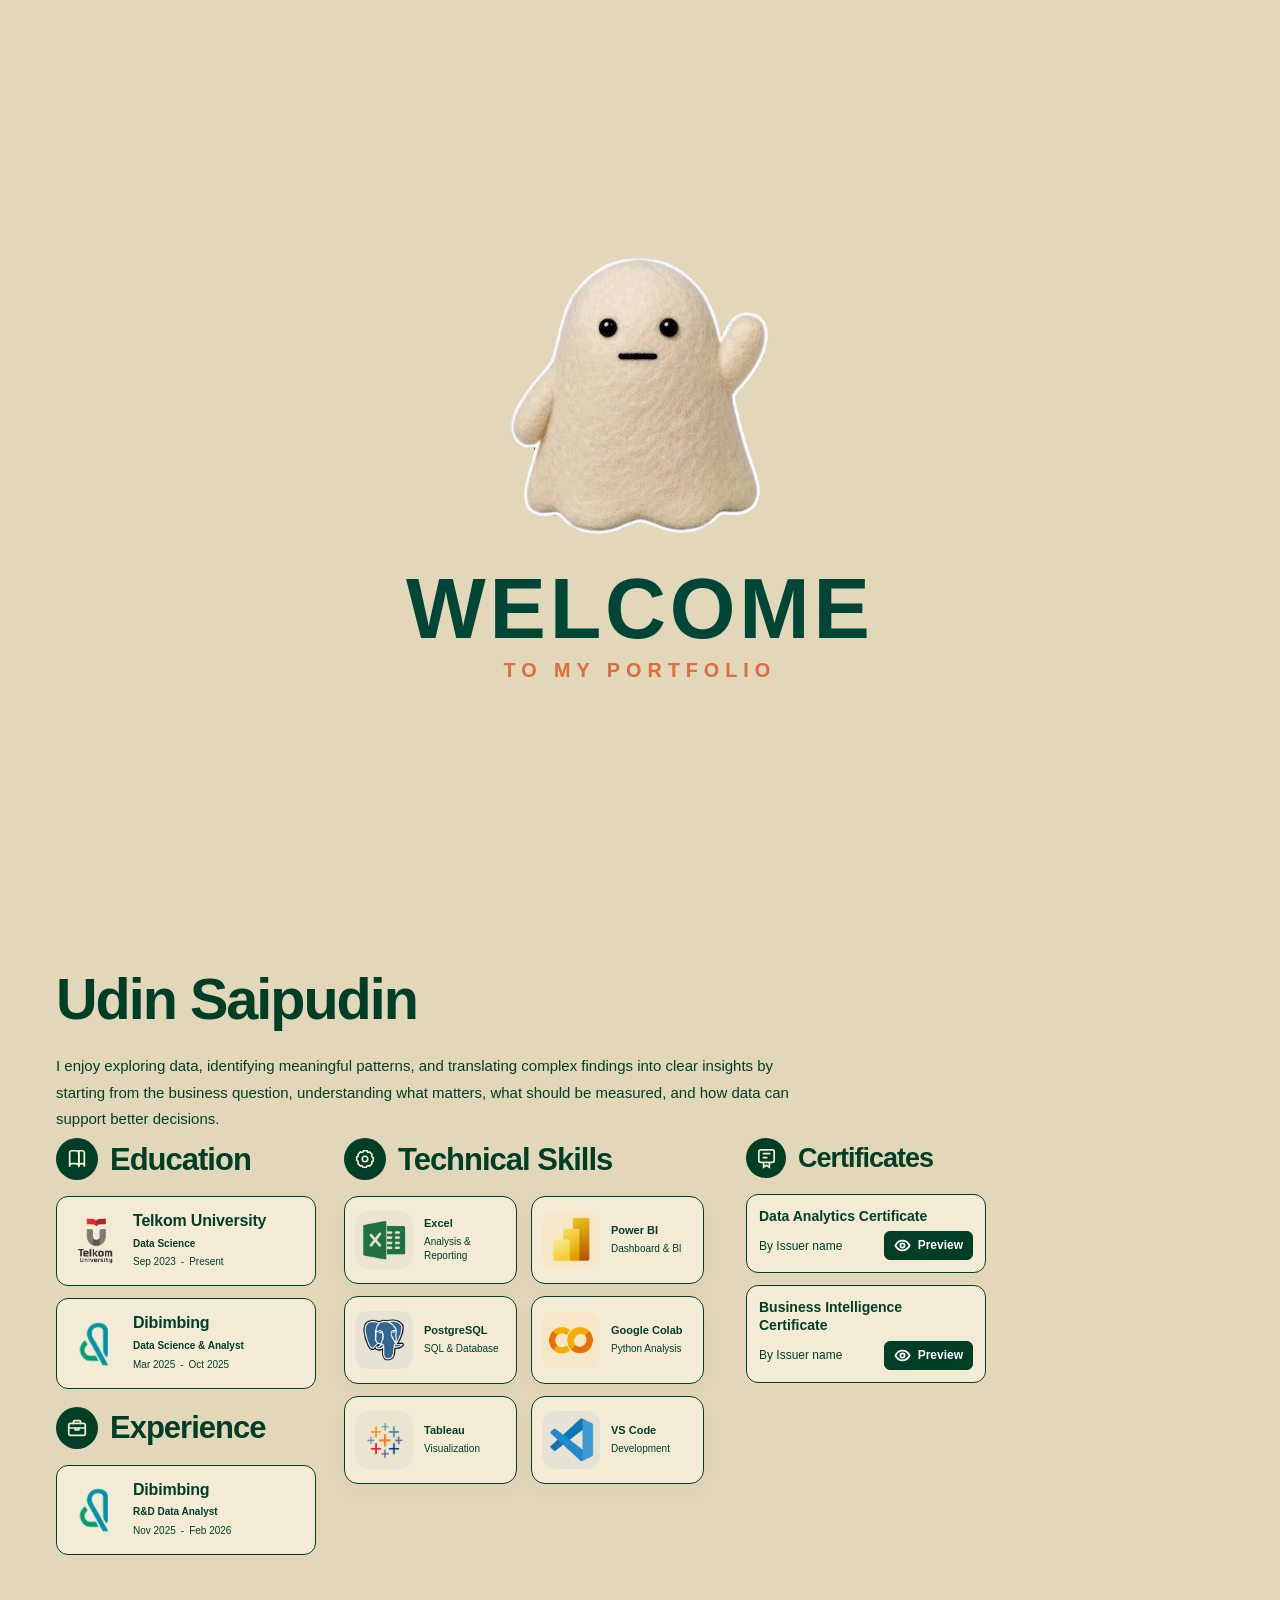
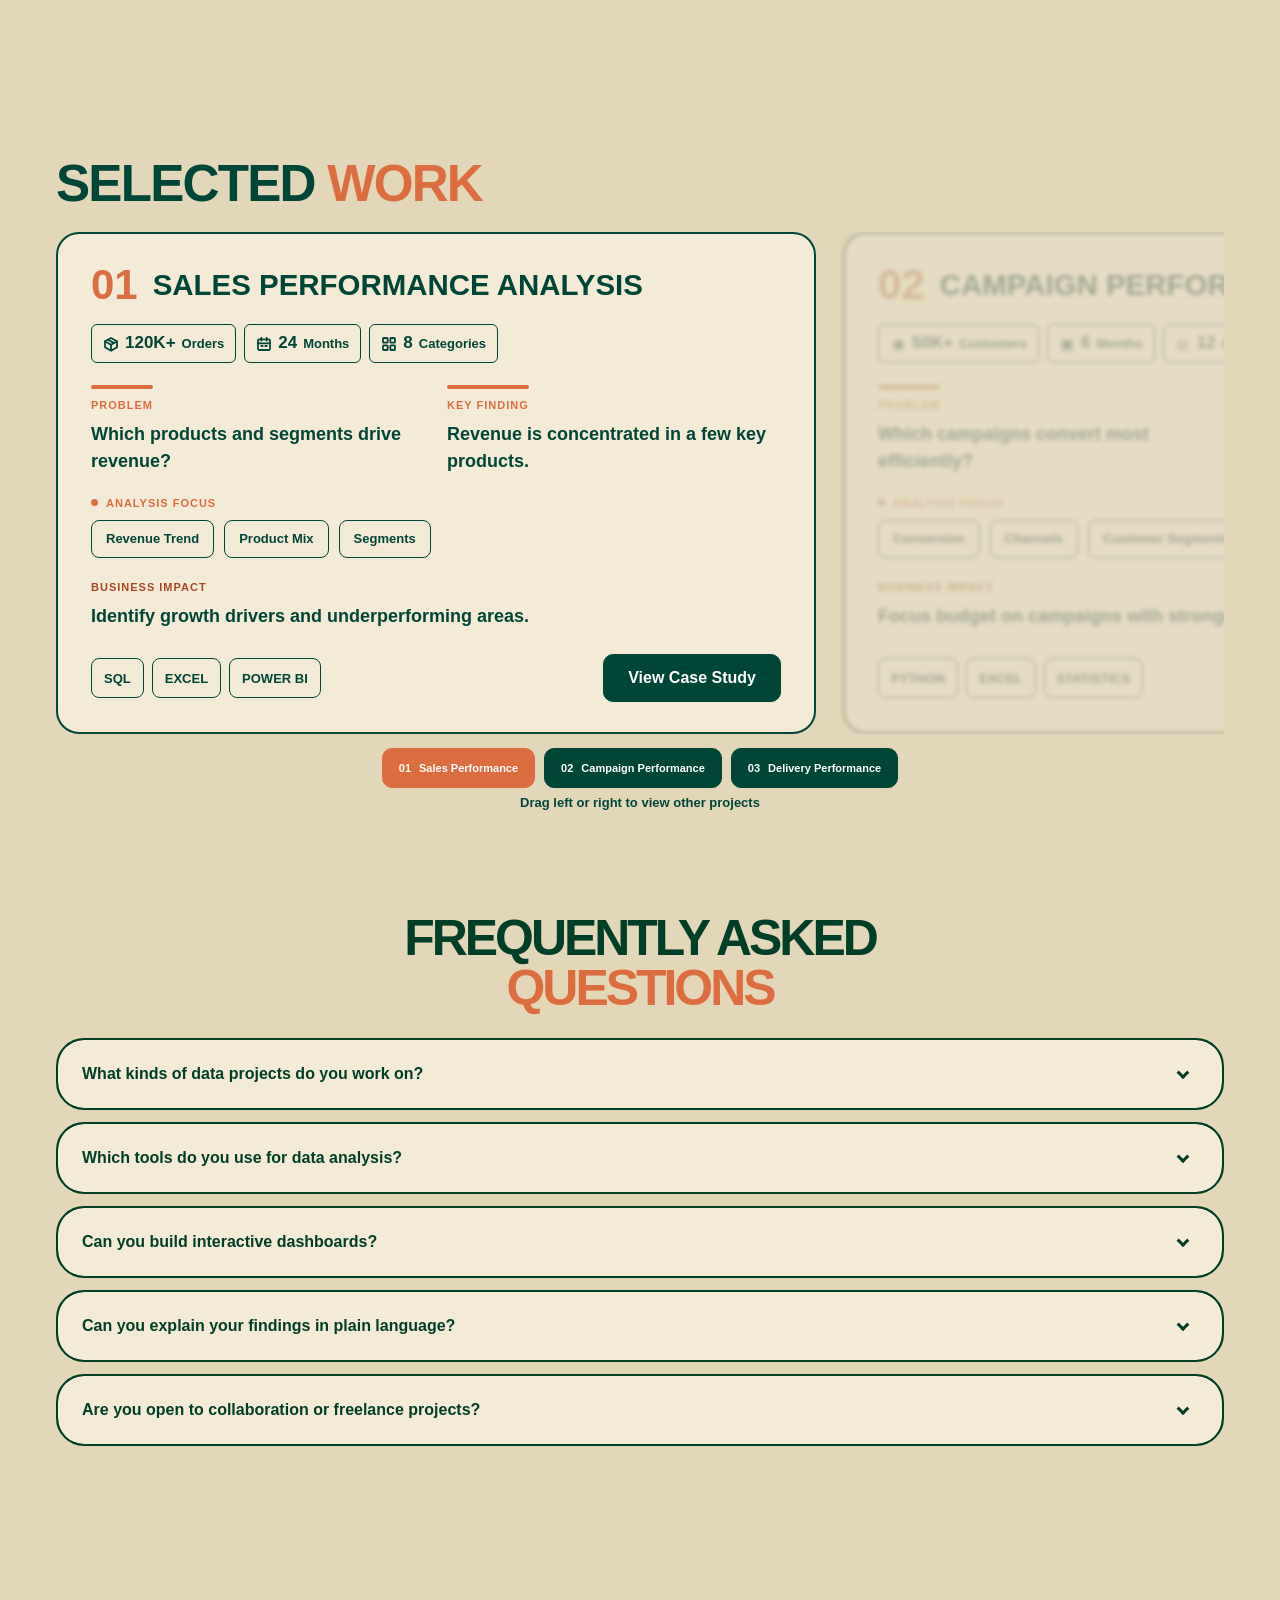
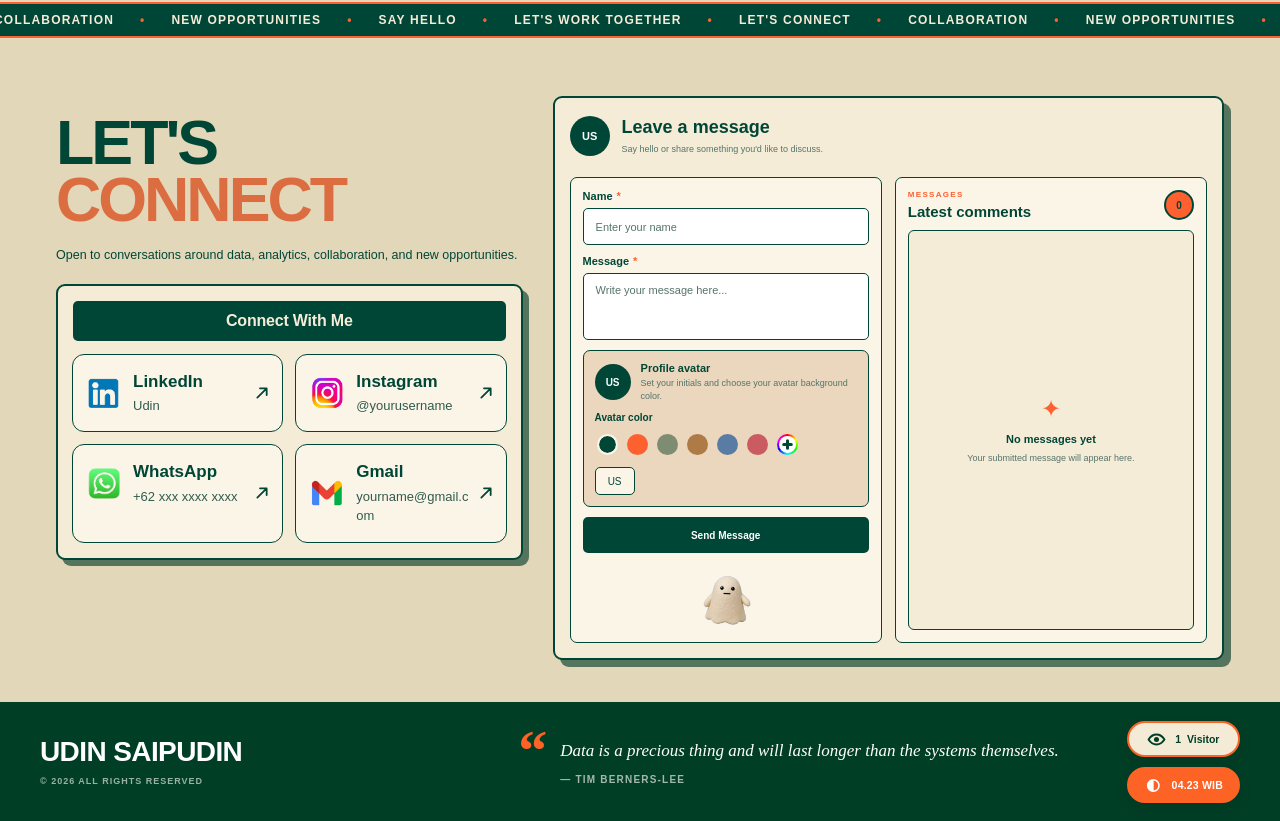
<file: index.html>
<!DOCTYPE html>
<html lang="en">

<head>
  <meta charset="UTF-8">

  <!-- ================================================
       VIEWPORT
       ================================================ -->

  <meta
    name="viewport"
    content="width=device-width, initial-scale=1.0, viewport-fit=cover"
  >

  <meta
    name="description"
    content="Udin Saipudin — Data Analysis Portfolio"
  >

  <title>Udin Saipudin — Data Analysis Portfolio</title>
  <link rel="icon" href="assets/favicon.svg" type="image/svg+xml">

  <!-- ================================================
       PRELOAD
       ================================================ -->

  <link
    rel="preload"
    href="logo/hantu.gif"
    as="image"
  >


  <!-- ================================================
       GLOBAL STYLES
       ================================================ -->

  <link
    rel="stylesheet"
    href="css/global.css?v=20261027-tablet"
  >

  <link
    rel="stylesheet"
    href="css/intro.css?v=20261027-tablet"
  >


  <!-- ================================================
       DESKTOP LAPTOP
       Shared foundation from 768px (except phone landscape).

       Size adjustments live in desktop-laptop/responsive.css.
       ================================================ -->

  <link
    rel="stylesheet"
    href="css/desktop-laptop/navbar.css?v=20261027-tablet"
    media="screen and (min-width: 768px) and (height > 500px), screen and (width > 932px)"
  >

  <link
    rel="stylesheet"
    href="css/desktop-laptop/home.css?v=20261027-tablet"
    media="screen and (min-width: 768px) and (height > 500px), screen and (width > 932px)"
  >

  <link
    rel="stylesheet"
    href="css/desktop-laptop/about.css?v=20261027-tablet"
    media="screen and (min-width: 768px) and (height > 500px), screen and (width > 932px)"
  >

  <link
    rel="stylesheet"
    href="css/desktop-laptop/projects.css?v=20261027-tablet"
    media="screen and (min-width: 768px) and (height > 500px), screen and (width > 932px)"
  >

  <link
    rel="stylesheet"
    href="css/desktop-laptop/faq.css?v=20261027-tablet"
    media="screen and (min-width: 768px) and (height > 500px), screen and (width > 932px)"
  >

  <link
    rel="stylesheet"
    href="css/desktop-laptop/footer.css?v=20261027-tablet"
    media="screen and (min-width: 768px) and (height > 500px), screen and (width > 932px)"
  >

  <link
    rel="stylesheet"
    href="css/desktop-laptop/contact.css?v=20261027-tablet"
    media="screen and (min-width: 768px) and (height > 500px), screen and (width > 932px)"
  >


  <!-- ================================================
       DESKTOP MONITOR
       1600px+

       Monitor styles override laptop styles.
       ================================================ -->

  <link
    rel="stylesheet"
    href="css/desktop-monitor/about.css?v=20261027-tablet"
    media="screen and (min-width: 1600px)"
  >

  <link
    rel="stylesheet"
    href="css/desktop-monitor/projetcs.css?v=20261027-tablet"
    media="screen and (min-width: 1600px)"
  >

  <link
    rel="stylesheet"
    href="css/desktop-monitor/faq.css?v=20261027-tablet"
    media="screen and (min-width: 1600px)"
  >

  <link
    rel="stylesheet"
    href="css/desktop-monitor/contact.css?v=20261027-tablet"
    media="screen and (min-width: 1600px)"
  >


  <!-- Shared laptop foundation stays active on tablet-sized windows. -->
  <link rel="stylesheet" href="css/desktop-laptop/responsive.css?v=20261027-preserve-laptop"
    media="screen and (768px <= width < 1200px) and (height > 500px), screen and (932px < width < 1200px)">

  <!-- ================================================
       TABLET

       Standard tablet:
       768px - 1199px

       Short landscape screens with width <= 932px
       are reserved for mobile landscape styles.

       The CSS files themselves must use matching
       media conditions.
       ================================================ -->

  <link
    rel="stylesheet"
    href="css/tablet/navbar.css?v=20261027-tablet"
    media="screen and (768px <= width < 1200px) and (height > 500px), screen and (932px < width < 1200px)"
  >

  <link
    rel="stylesheet"
    href="css/tablet/home.css?v=20261027-tablet"
    media="screen and (768px <= width < 1200px) and (height > 500px), screen and (932px < width < 1200px)"
  >

  <link
    rel="stylesheet"
    href="css/tablet/about.css?v=20261027-tablet"
    media="screen and (768px <= width < 1200px) and (height > 500px), screen and (932px < width < 1200px)"
  >

  <link
    rel="stylesheet"
    href="css/tablet/projects.css?v=20261027-tablet"
    media="screen and (768px <= width < 1200px) and (height > 500px), screen and (932px < width < 1200px)"
  >

  <link
    rel="stylesheet"
    href="css/tablet/faq.css?v=20261027-tablet"
    media="screen and (768px <= width < 1200px) and (height > 500px), screen and (932px < width < 1200px)"
  >

  <link
    rel="stylesheet"
    href="css/tablet/contact.css?v=20261027-tablet"
    media="screen and (768px <= width < 1200px) and (height > 500px), screen and (932px < width < 1200px)"
  >

  <link
    rel="stylesheet"
    href="css/tablet/footer.css?v=20261027-tablet"
    media="screen and (768px <= width < 1200px) and (height > 500px), screen and (932px < width < 1200px)"
  >


  <!-- ================================================
       MOBILE — PORTRAIT AND LANDSCAPE

       Portrait / narrow screens:
       width <= 767px

       Phone landscape:
       orientation: landscape
       width <= 932px
       height <= 500px

       IMPORTANT:
       Inside each mobile CSS file, its own @media
       condition must be updated to match.
       ================================================ -->

  <link
    rel="stylesheet"
    href="css/mobile/navbar.css?v=20261027-tablet"
    media="screen and (width < 768px), screen and (orientation: landscape) and (max-width: 932px) and (max-height: 500px)"
  >

  <link
    rel="stylesheet"
    href="css/mobile/home.css?v=20261027-tablet"
    media="screen and (width < 768px), screen and (orientation: landscape) and (max-width: 932px) and (max-height: 500px)"
  >

  <link
    rel="stylesheet"
    href="css/mobile/about.css?v=20261027-tablet"
    media="screen and (width < 768px), screen and (orientation: landscape) and (max-width: 932px) and (max-height: 500px)"
  >

  <link
    rel="stylesheet"
    href="css/mobile/projects.css?v=20261027-tablet"
    media="screen and (width < 768px), screen and (orientation: landscape) and (max-width: 932px) and (max-height: 500px)"
  >

  <link
    rel="stylesheet"
    href="css/mobile/faq.css?v=20261027-tablet"
    media="screen and (width < 768px), screen and (orientation: landscape) and (max-width: 932px) and (max-height: 500px)"
  >

  <link
    rel="stylesheet"
    href="css/mobile/contact.css?v=20261027-tablet"
    media="screen and (width < 768px), screen and (orientation: landscape) and (max-width: 932px) and (max-height: 500px)"
  >

  <link
    rel="stylesheet"
    href="css/mobile/footer.css?v=20261027-tablet"
    media="screen and (width < 768px), screen and (orientation: landscape) and (max-width: 932px) and (max-height: 500px)"
  >

  <!-- Shared card content sizing follows the available card width. -->
  <link rel="stylesheet" href="css/cards.css?v=20261027-preserve-laptop"
    media="screen and (width < 1200px), screen and (width >= 1600px)">
  <link rel="stylesheet" href="css/navigation.css?v=20261027-nav-pill">
  <link rel="stylesheet" href="css/project-details.css?v=20261027-project-panels">
  <link rel="stylesheet" href="css/contact-details.css?v=20261027-contact-copy">
  <link rel="stylesheet" href="css/about-records.css?v=20261027-records">
  <link rel="stylesheet" href="css/faq-heading.css?v=20261027-faq-title">
  <link rel="stylesheet" href="css/certificates.css?v=20261027">
  <link rel="stylesheet" href="css/content-alignment.css?v=20261027">
  <link rel="stylesheet" href="css/marquees.css?v=20261027">
  <link rel="stylesheet" href="css/color-picker.css?v=20261027">
  <link rel="stylesheet" href="css/mobile/compact-cards.css?v=20261027">
  <link rel="stylesheet" href="css/mobile/viewport.css?v=20261027">
  <script src="js/marquees.js" defer></script>
  <script src="js/certificates.js" defer></script>
</head>

<body class="intro-active">

  <!-- ================================================
       INTRO
       ================================================ -->

  <div id="intro-screen" class="intro-screen">

    <div id="intro-content" class="intro-content">

      <div class="intro-ghost-wrap">

        <img
          id="intro-ghost"
          class="intro-ghost"
          src="logo/hantu.gif"
          alt=""
          draggable="false"
        >

      </div>

      <div class="intro-copy">

        <h1 class="intro-title">
          WELCOME
        </h1>

        <p class="intro-subtitle">
          TO MY PORTFOLIO
        </p>

      </div>

    </div>

  </div>


  <!-- ================================================
       NAVBAR
       ================================================ -->

  <div id="navbar-root"></div>


  <!-- ================================================
       MAIN SECTIONS
       ================================================ -->

  <main id="main-root"></main>


  <!-- ================================================
       FOOTER
       ================================================ -->

  <div id="footer-root"></div>


  <!-- ================================================
       JAVASCRIPT
       ================================================ -->

  <script
    src="js/intro.js"
    defer
  ></script>

  <script
    src="js/navbar.js"
    defer
  ></script>

  <script
    src="js/faq.js"
    defer
  ></script>

  <script
    src="js/contact.js"
    defer
  ></script>

  <script
    src="js/footer.js"
    defer
  ></script>

  <script
    src="js/projects-carousel.js"
    defer
  ></script>

  <script
    src="js/app.js"
    defer
  ></script>

</body>
</html>
</file>
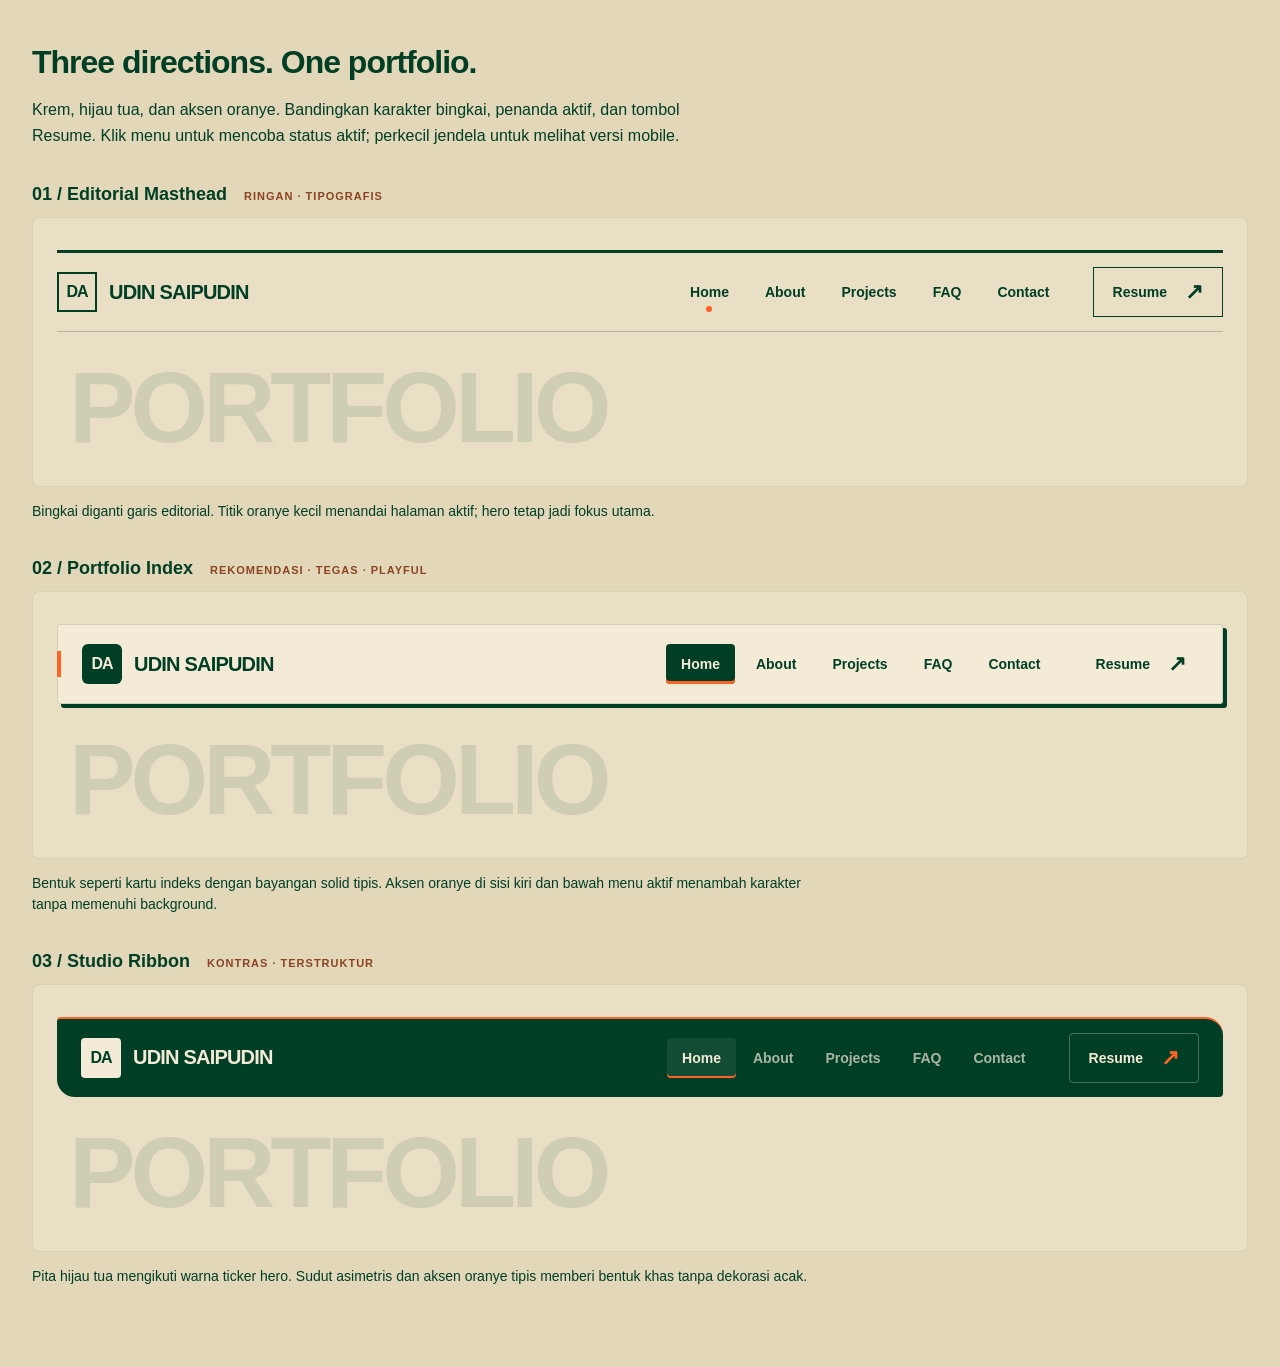
<file: design-previews/navbar-concepts.html>
<!doctype html>
<html lang="en">
<meta charset="utf-8">
<meta name="viewport" content="width=device-width,initial-scale=1">
<title>Navbar concepts — Udin Saipudin</title>
<style>
*{box-sizing:border-box}body{margin:0;background:#e2d7b9;color:#003e25;font-family:'Trebuchet MS',Arial,sans-serif}main{max-width:1440px;margin:auto;padding:44px 32px}h1{font-size:32px;letter-spacing:-1px;margin:0 0 12px}.intro{max-width:700px;line-height:1.6;margin-bottom:36px}article{margin-bottom:36px}h2{font-size:18px;margin:0 0 12px}h2 small{font-size:11px;letter-spacing:1px;margin-left:12px;color:#8b441f}.note{font-size:14px;line-height:1.5;margin:14px 0 0;max-width:800px}.stage{padding:32px 24px 24px;background:#e9dfc5;border:1px solid #003e2515;border-radius:8px;overflow:hidden}.nav{display:flex;align-items:center;gap:28px;min-height:80px;padding:14px 24px;position:relative}.brand{display:flex;align-items:center;gap:12px;white-space:nowrap;font-weight:900;font-size:20px;letter-spacing:-.8px}.logo{display:grid;place-items:center;flex:none;width:40px;height:40px;background:#003e25;color:#f4ebd7;font-size:16px;letter-spacing:-1px;border-radius:10px}.links{display:flex;gap:6px;margin-left:auto;align-items:center}button{border:0;font:700 14px 'Trebuchet MS',Arial,sans-serif;cursor:pointer;background:transparent;color:inherit;padding:12px 15px;white-space:nowrap;transition:background .18s,color .18s}button:focus-visible{outline:2px solid #fd6325;outline-offset:3px}.resume{display:flex;align-items:center;gap:18px;background:#003e25;color:#f4ebd7;border-radius:6px;padding:13px 19px}.resume span{font-size:22px;line-height:1}.hero{padding:26px 12px 4px;font-size:clamp(46px,7.8vw,108px);font-weight:900;letter-spacing:-5px;line-height:1;color:#003e251c;user-select:none}
/* 01: A masthead, with typography and a small moving marker. */
.masthead{border-top:3px solid #003e25;border-bottom:1px solid #003e2540;padding-inline:0}.masthead .logo{border-radius:0;background:transparent;color:#003e25;border:2px solid #003e25}.masthead .links button{position:relative}.masthead .links button.active:after{content:'';position:absolute;width:6px;height:6px;bottom:0;left:calc(50% - 3px);background:#fd6325;border-radius:50%}.masthead .links button:hover{color:#b94416}.masthead .resume{background:transparent;color:#003e25;border:1px solid #003e25;border-radius:0}.masthead .resume:hover{background:#003e25;color:#f4ebd7}
/* 02: A paper strip, with a selected index tab. */
.index{background:#f4ebd7;border:1px solid #003e2525;border-radius:3px;box-shadow:4px 4px 0 #003e25}.index:before{content:'';height:26px;width:4px;background:#fd6325;position:absolute;left:-1px;top:calc(50% - 13px)}.index .logo{border-radius:6px}.index .links button{border-radius:4px}.index .links button.active{background:#003e25;color:#f4ebd7;box-shadow:inset 0 -3px #fd6325}.index .links button:hover:not(.active){background:#003e250b}.index .resume{background:transparent;color:#003e25;padding-inline:12px}.index .resume:hover{background:#003e250b}
/* 03: A dark band, echoing the hero ticker. */
.ribbon{background:#003e25;color:#f4ebd7;border-radius:4px 18px 4px 18px;border-top:2px solid #fd6325}.ribbon .logo{background:#f4ebd7;color:#003e25;border-radius:4px}.ribbon .links{gap:2px}.ribbon .links button{border-radius:4px;color:#f4ebd7b3}.ribbon .links button.active{color:#f4ebd7;background:#ffffff12;box-shadow:inset 0 -2px #fd6325}.ribbon .links button:hover{background:#ffffff12;color:#f4ebd7}.ribbon .resume{border:1px solid #f4ebd74d;border-radius:4px;background:transparent}.ribbon .resume span{color:#fd6325}.ribbon .resume:hover{background:#f4ebd7;color:#003e25}
@media(max-width:1050px){.nav{gap:12px;padding-inline:16px}.brand{font-size:17px;gap:8px}.links button{padding-inline:10px}.resume{padding-inline:12px;gap:10px}}
@media(max-width:760px){main{padding:28px 16px}.stage{padding:22px 12px 16px}.nav{display:grid;grid-template-columns:1fr auto;gap:12px;padding:14px}.brand{font-size:16px}.logo{width:32px;height:32px;font-size:13px}.links{grid-column:1/-1;grid-row:2;width:100%;margin:0;justify-content:space-between;gap:2px}.links button{font-size:12px;padding:10px 7px;flex:1}.resume{grid-row:1;grid-column:2;font-size:12px;padding:9px 10px;gap:8px}.resume span{font-size:18px}.hero{font-size:clamp(32px,10vw,65px);letter-spacing:-2px;padding-top:24px}h2 small{display:block;margin:6px 0 0}.masthead{padding-inline:0}.note{font-size:13px}}
</style>
<main>
<h1>Three directions. One portfolio.</h1>
<p class="intro">Krem, hijau tua, dan aksen oranye. Bandingkan karakter bingkai, penanda aktif, dan tombol Resume. Klik menu untuk mencoba status aktif; perkecil jendela untuk melihat versi mobile.</p>
<article><h2>01 / Editorial Masthead <small>RINGAN · TIPOGRAFIS</small></h2><div class="stage"><nav class="nav masthead" aria-label="Concept one"><div class="brand"><span class="logo">DA</span>UDIN SAIPUDIN</div><div class="links"><button class="active">Home</button><button>About</button><button>Projects</button><button>FAQ</button><button>Contact</button></div><button class="resume">Resume <span>↗</span></button></nav><div class="hero">PORTFOLIO</div></div><p class="note">Bingkai diganti garis editorial. Titik oranye kecil menandai halaman aktif; hero tetap jadi fokus utama.</p></article>
<article><h2>02 / Portfolio Index <small>REKOMENDASI · TEGAS · PLAYFUL</small></h2><div class="stage"><nav class="nav index" aria-label="Concept two"><div class="brand"><span class="logo">DA</span>UDIN SAIPUDIN</div><div class="links"><button class="active">Home</button><button>About</button><button>Projects</button><button>FAQ</button><button>Contact</button></div><button class="resume">Resume <span>↗</span></button></nav><div class="hero">PORTFOLIO</div></div><p class="note">Bentuk seperti kartu indeks dengan bayangan solid tipis. Aksen oranye di sisi kiri dan bawah menu aktif menambah karakter tanpa memenuhi background.</p></article>
<article><h2>03 / Studio Ribbon <small>KONTRAS · TERSTRUKTUR</small></h2><div class="stage"><nav class="nav ribbon" aria-label="Concept three"><div class="brand"><span class="logo">DA</span>UDIN SAIPUDIN</div><div class="links"><button class="active">Home</button><button>About</button><button>Projects</button><button>FAQ</button><button>Contact</button></div><button class="resume">Resume <span>↗</span></button></nav><div class="hero">PORTFOLIO</div></div><p class="note">Pita hijau tua mengikuti warna ticker hero. Sudut asimetris dan aksen oranye tipis memberi bentuk khas tanpa dekorasi acak.</p></article>
</main>
<script>document.querySelectorAll('.links').forEach(group=>group.addEventListener('click',event=>{const button=event.target.closest('button');if(!button)return;group.querySelectorAll('button').forEach(item=>{item.classList.toggle('active',item===button);item.setAttribute('aria-pressed',String(item===button));});}));</script>
</html>
</file>
<file: css/global.css>
/* =========================================================
   UDIN SAIPUDIN — DATA ANALYSIS PORTFOLIO
   GLOBAL FOUNDATION

   REVISED: MOBILE LANDSCAPE SUPPORT

   - Mobile portrait preserved
   - Mobile landscape uses mobile foundation
   - Short landscape screens can scroll vertically
   - Prevent unintended horizontal overflow
   - Green background below footer
   - Desktop and tablet layouts preserved
   ========================================================= */


/* =========================================================
   01. FONT
   ========================================================= */

@import url(
  "https://fonts.googleapis.com/css2?family=Road+Rage&display=swap"
);


/* =========================================================
   02. DESIGN TOKENS
   ========================================================= */

:root {
  --cream: #E2D7B9;
  --peach: #E7C4A4;
  --orange: #FD6325;
  --green: #003E25;
  --paper: #F4EBD7;
  --ink: #0D2D22;

  --unit: 4px;

  /* Normal shell: Navbar + Home */
  --gutter: 24px;
  --max-width: 1560px;

  /*
     Desktop laptop inner canvas:
     About / Projects / FAQ / Contact

     Applies only at 1200px–1599px.

     Monitor 1600px+ is handled by:
     css/desktop-monitor/*.css
  */

  --desktop-content-max: 1280px;
  --desktop-content-gutter: 56px;

  --nav-h: 84px;

  --border: 2px;
  --rounded-border: 3px;

  --radius-sm: 12px;
  --radius-md: 16px;
  --radius-lg: 28px;

  --section-y: 40px;
  --gap: 20px;
}


/* =========================================================
   03. RESET
   ========================================================= */

*,
*::before,
*::after {
  box-sizing: border-box;
}

html {
  scroll-behavior: smooth;
}

/* Keyboard focus stays visible across every device stylesheet. */
:focus-visible {
  outline: 3px solid var(--orange) !important;
  outline-offset: 4px !important;
}

/* The project dialog shares one readable content layout at every breakpoint. */
.case-study-content {
  padding: clamp(24px, 4vw, 56px);
  padding-top: 80px;
  color: var(--green);
}
.case-study-content h2 {
  margin: 0 0 28px;
  font: 900 clamp(28px, 4vw, 48px)/1.1 Impact, sans-serif;
  overflow-wrap: anywhere;
}
.case-study-overview { display: grid; gap: 28px; font-size: 16px; line-height: 1.6; }
.case-study-overview .project-meta, .case-study-overview .focus-items,
.case-study-overview .project-tags { display: flex; flex-wrap: wrap; gap: 12px; }
.case-study-overview .project-insights { display: grid; gap: 24px; }
.case-study-overview .insight-label, .case-study-overview .focus-label,
.case-study-overview .impact-label { color: #a43e18; font-weight: 700; }
.case-study-overview p { margin: 8px 0 0; }
.case-study-overview .project-tag, .case-study-overview .focus-items > span {
  border: 1px solid var(--green); border-radius: 8px; padding: 6px 12px;
}

@media (prefers-reduced-motion: reduce) {
  html { scroll-behavior: auto !important; }
  *, *::before, *::after {
    animation-duration: 0.01ms !important;
    animation-iteration-count: 1 !important;
    transition: none !important;
    scroll-behavior: auto !important;
  }
}

::selection,
*::selection {
  background-color: #003E25;
  color: #fff;
}

.portfolio-title,
.about-name,
#projects .section-title,
#faq h2,
.contact-title {
  -webkit-user-select: none;
  user-select: none;
  -webkit-tap-highlight-color: transparent;
}

html,
body {
  width: 100%;
  min-height: 100%;
}

body {
  margin: 0;

  color: var(--green);

  background-color: var(--cream);

  background-image: none;

  font-family:
    "Trebuchet MS",
    Arial,
    sans-serif;

  overflow-x: hidden;

  text-rendering: optimizeLegibility;
  -webkit-font-smoothing: antialiased;
}


/* =========================================================
   04. BASIC ELEMENTS
   ========================================================= */

a {
  color: inherit;
  text-decoration: none;
}

button,
input,
textarea,
select {
  font: inherit;
}

button {
  color: inherit;
}

img,
svg {
  display: block;
  max-width: 100%;
}

img {
  height: auto;
}

svg {
  shape-rendering: geometricPrecision;
  text-rendering: geometricPrecision;
}

svg path,
svg line,
svg circle,
svg rect,
svg polyline,
svg polygon {
  vector-effect: non-scaling-stroke;
}


/* =========================================================
   05. MODULAR ROOTS
   ========================================================= */

#navbar-root,
#main-root,
#footer-root {
  width: 100%;
}

#navbar-root {
  position: sticky;
  top: 0;
  z-index: 1000;

  min-height: var(--nav-h);

  background: var(--cream);
}

#main-root {
  width: 100%;
  min-width: 0;
}

#footer-root {
  width: 100%;
}


/* =========================================================
   06. NORMAL MASTER SHELL

   Navbar + Home use the larger canvas.
   ========================================================= */

.shell {
  width:
    min(
      var(--max-width),
      calc(100% - (var(--gutter) * 2))
    );

  margin-left: auto;
  margin-right: auto;
}


/* =========================================================
   07. SECTION POSITION
   ========================================================= */

section[id] {
  scroll-margin-top: 96px;
}

.slide {
  min-height:
    calc(
      100svh - var(--nav-h)
    );

  padding:
    var(--section-y)
    0;

  display: flex;
  align-items: center;
}


/* =========================================================
   08. DESKTOP LAPTOP ONLY
   SMALLER CONTENT CANVAS

   1200px–1599px

   Sections:
   - About
   - Projects
   - FAQ
   - Contact
   ========================================================= */

@media screen and (min-width: 1200px)
and (max-width: 1599px) {

  /* ABOUT */
  #main-root > #about > .shell,

  /* PROJECTS */
  #main-root > #projects > .shell,

  /* CONTACT */
  #main-root > #contact > .shell {
    width:
      min(
        var(--desktop-content-max),
        calc(
          100% -
          (var(--desktop-content-gutter) * 2)
        )
      );

    margin-left: auto;
    margin-right: auto;
  }

  /*
     FAQ uses its own wrapper.
  */

  #main-root > #faq .faq-wrap {
    width:
      min(
        var(--desktop-content-max),
        calc(
          100% -
          (var(--desktop-content-gutter) * 2)
        )
      );

    margin-left: auto;
    margin-right: auto;
  }
}


/* =========================================================
   09. DESKTOP MONITOR
   1600px+

   Each section is controlled by:

   css/desktop-monitor/about.css
   css/desktop-monitor/projects.css
   css/desktop-monitor/faq.css
   css/desktop-monitor/contact.css

   No additional 1280px restriction.
   ========================================================= */


/* =========================================================
   10. SHARED SECTION HEADER
   ========================================================= */

.section-title-row {
  display: flex;
  align-items: flex-end;
  justify-content: space-between;

  gap: 24px;
  margin-bottom: 24px;
}

.section-title {
  margin: 0;

  color: var(--green);

  font:
    900 clamp(48px, 5vw, 82px) / 0.9
    Impact,
    "Arial Black",
    sans-serif;

  letter-spacing: 1px;
  text-transform: uppercase;
}

.section-copy {
  width: min(100%, 520px);
  margin: 0;

  color: var(--green);

  font-size: 15px;
  line-height: 1.62;
  font-weight: 700;
}


/* =========================================================
   11. TABLET

   Standard tablet:
   768px–1199px

   EXCEPTION:
   Short phone landscape up to 932px wide
   is handled by mobile rules below.
   ========================================================= */

@media screen and (min-width: 768px)
and (max-width: 1199px)
and (min-height: 501px),

screen and (min-width: 933px)
and (max-width: 1199px) {

  .shell {
    width: calc(100% - 48px);
  }

  #main-root .faq-wrap {
    width: calc(100% - 48px);

    margin-left: auto;
    margin-right: auto;
  }
}


/* =========================================================
   12. MOBILE PORTRAIT + PHONE LANDSCAPE

   MATCHES index.html:

   A. Width <= 767px

   OR

   B. Landscape
      Width <= 932px
      Height <= 500px

   IMPORTANT:
   This block controls the GLOBAL foundation.

   The separate css/mobile/*.css files must
   also use these same media conditions.
   ========================================================= */

@media screen and (width < 768px),

screen and (orientation: landscape)
and (max-width: 932px)
and (max-height: 500px) {

  /* -----------------------------------------------------
     MOBILE DESIGN TOKENS
     ----------------------------------------------------- */

  :root {
    --gutter: 16px;
  }


  /* -----------------------------------------------------
     DOCUMENT BACKGROUND

     Green outside the body helps prevent cream
     appearing beneath the footer.
     ----------------------------------------------------- */

  html {
    width: 100%;
    min-height: 100%;

    margin: 0;
    padding: 0;

    background-color: #003E25;

    overflow-x: clip;
    overscroll-behavior-y: none;
  }


  /* -----------------------------------------------------
     BODY BACKGROUND
     ----------------------------------------------------- */

  body {
    position: relative;

    width: 100%;
    min-width: 0;
    min-height: 100%;

    margin: 0 !important;
    padding: 0 !important;

    background-color: var(--cream);
    background-image: none;

    overflow-x: clip;
    overflow-y: visible;

    overscroll-behavior-y: none;
  }


  /* -----------------------------------------------------
     CONTENT ROOTS
     ----------------------------------------------------- */

  #navbar-root,
  #main-root,
  #footer-root {
    display: block;

    width: 100%;
    max-width: 100%;
    min-width: 0;

    margin-left: 0;
    margin-right: 0;

    box-sizing: border-box;
  }


  /* -----------------------------------------------------
     MAIN ROOT

     No unwanted gap before footer.
     ----------------------------------------------------- */

  #main-root {
    margin-bottom: 0 !important;
    padding-bottom: 0 !important;

    background-color: var(--cream);
  }


  /* -----------------------------------------------------
     FOOTER ROOT
     ----------------------------------------------------- */

  #footer-root {
    position: relative;

    display: block;

    width: 100%;
    height: auto;
    min-height: 0;

    margin: 0 !important;
    padding: 0 !important;

    background-color: #003E25;
  }


  /* -----------------------------------------------------
     SITE FOOTER
     ----------------------------------------------------- */

  #footer-root .site-footer {
    display: block;

    width: 100%;
    margin: 0 !important;

    background-color: #003E25;
  }


  /* -----------------------------------------------------
     FOOTER LAST CHILD
     ----------------------------------------------------- */

  #footer-root .site-footer > :last-child {
    margin-bottom: 0;
  }


  /* -----------------------------------------------------
     DOCUMENT END
     ----------------------------------------------------- */

  body > #footer-root:last-child {
    margin-bottom: 0 !important;
    padding-bottom: 0 !important;
  }


  /* -----------------------------------------------------
     MOBILE SHELL
     ----------------------------------------------------- */

  .shell {
    width: calc(100% - 32px);

    max-width: calc(100% - 32px);

    margin-left: auto;
    margin-right: auto;
  }


  /* -----------------------------------------------------
     MOBILE FAQ WRAPPER
     ----------------------------------------------------- */

  #main-root .faq-wrap {
    width: calc(100% - 32px);

    max-width: calc(100% - 32px);

    margin-left: auto;
    margin-right: auto;
  }


  /* -----------------------------------------------------
     SECTION SCROLL OFFSET
     ----------------------------------------------------- */

  section[id] {
    scroll-margin-top: 125px;
  }


  /* -----------------------------------------------------
     PREVENT HORIZONTAL OVERFLOW
     ----------------------------------------------------- */

  #main-root > section {
    width: 100%;
    max-width: 100%;
    min-width: 0;
  }

  #main-root > section .shell,
  #main-root > section .faq-wrap {
    min-width: 0;
  }
}


/* =========================================================
   13. PHONE LANDSCAPE — GLOBAL OVERRIDES

   Short landscape screens should use vertical
   document scrolling, not a fixed-height section.

   Do not rotate the content or reduce the
   entire website using CSS transform.
   ========================================================= */

@media screen
and (orientation: landscape)
and (max-width: 932px)
and (max-height: 500px) {

  /* -----------------------------------------------------
     LANDSCAPE VARIABLES
     ----------------------------------------------------- */

  :root {
    --gutter: 16px;

    /*
       Keep existing --nav-h value here.

       The actual landscape navbar height is
       handled in css/mobile/navbar.css.
    */
  }


  /* -----------------------------------------------------
     VERTICAL PAGE SCROLLING
     ----------------------------------------------------- */

  html {
    height: auto;
    min-height: 100%;

    overflow-x: clip;
    overflow-y: auto;
  }

  body {
    height: auto !important;
    min-height: 100%;

    overflow-x: clip;
    overflow-y: visible;
  }


  /* -----------------------------------------------------
     MAIN DOCUMENT

     No fixed landscape height.
     ----------------------------------------------------- */

  #main-root {
    height: auto !important;
    min-height: 0 !important;
    max-height: none !important;

    overflow: visible;
  }


  /* -----------------------------------------------------
     GENERAL SECTION SIZING

     Allow each section to fit its content.
     ----------------------------------------------------- */

  #main-root > section.slide {
    height: auto;
    min-height: 0;

    max-height: none;

    align-items: stretch;

    overflow: visible;
  }


  /* -----------------------------------------------------
     HORIZONTAL LAYOUT PROTECTION
     ----------------------------------------------------- */

  #main-root > section {
    min-width: 0;
    max-width: 100%;
  }

  #main-root > section .shell {
    min-width: 0;
  }


  /* -----------------------------------------------------
     SECTION SCROLL POSITION

     Adjusted for short landscape viewports.
     ----------------------------------------------------- */

  section[id] {
    scroll-margin-top: 90px;
  }


  /* -----------------------------------------------------
     SHARED SECTION TITLES

     Avoid unnecessary overflow.
     ----------------------------------------------------- */

  .section-title-row {
    min-width: 0;
    max-width: 100%;
  }

  .section-title {
    max-width: 100%;
    overflow-wrap: anywhere;
  }

  .section-copy {
    max-width: 100%;
  }


  /* -----------------------------------------------------
     KEEP FOOTER AT NATURAL DOCUMENT END
     ----------------------------------------------------- */

  #footer-root {
    height: auto !important;
    min-height: 0 !important;
    max-height: none !important;

    margin-bottom: 0 !important;
    padding-bottom: 0 !important;
  }
}


/* =========================================================
   14. ACCESSIBILITY
   ========================================================= */

:focus-visible {
  outline:
    3px solid var(--orange);

  outline-offset: 3px;
}


/* =========================================================
   15. UTILITY
   ========================================================= */

.is-hidden {
  opacity: 0;
  visibility: hidden;
  pointer-events: none;
}


/* =========================================================
   16. REDUCED MOTION
   ========================================================= */

@media (prefers-reduced-motion: reduce) {

  html {
    scroll-behavior: auto;
  }

  .ticker-track,
  .availability-dot,
  .bars span {
    animation: none;
  }

  .contact-card,
  .faq-chevron svg {
    transition: none;
  }
}


/* =========================================================
   17. DESKTOP FOOTER BOTTOM FIX

   Laptop: 1200px–1599px
   Monitor: 1600px+

   Preserves existing desktop appearance.
   ========================================================= */

@media screen and (min-width: 1200px) {

  html {
    background-color: #003E25;
    overscroll-behavior-y: none;
  }

  body {
    margin-bottom: 0 !important;
    padding-bottom: 0 !important;

    overscroll-behavior-y: none;
  }

  #main-root {
    margin-bottom: 0 !important;
    padding-bottom: 0 !important;
  }

  #footer-root {
    display: block;
    width: 100%;

    margin: 0 !important;
    padding: 0 !important;

    background-color: #003E25;
  }

  #footer-root .site-footer {
    width: 100%;

    margin: 0 !important;

    background-color: #003E25;
  }

  #footer-root .site-footer > :last-child {
    margin-bottom: 0;
  }
}
</file>
<file: css/intro.css>
/* =========================================================
   INTRO
   ========================================================= */

.intro-screen {

  /* =====================================================
     PORTFOLIO COLORS
     ===================================================== */

  --intro-green:
    #004636;

  --intro-orange:
    #DC6D40;

  /*
    BACKGROUND PERSIS DARI GAMBAR LU

    RGB:
    226, 215, 185
  */

  --intro-bg:
    #E2D7B9;



  /* =====================================================
     SCREEN
     ===================================================== */

  position:
    fixed;

  inset:
    0;


  width:
    100%;

  height:
    100dvh;


  z-index:
    999999;


  display:
    flex;

  align-items:
    center;

  justify-content:
    center;


  overflow:
    hidden;



  /* =====================================================
     BACKGROUND

     POLOS.
     TIDAK ADA TITIK.
     ===================================================== */

  background:
    var(--intro-bg);



  opacity:
    1;

  visibility:
    visible;

  pointer-events:
    auto;


  will-change:
    opacity;

}



/* =========================================================
   LOCK PAGE
   ========================================================= */

body.intro-active {

  overflow:
    hidden;

}



/* =========================================================
   INTRO CONTENT
   ========================================================= */

.intro-content {

  width:
    100%;


  display:
    flex;

  flex-direction:
    column;

  align-items:
    center;

  justify-content:
    center;


  gap:
    8px;



  /* =====================================================
     INITIAL STATE
     ===================================================== */

  opacity:
    0;


  transform:
    translate3d(
      0,
      24px,
      0
    )
    scale(.96);


  transform-origin:
    center center;


  backface-visibility:
    hidden;

  -webkit-backface-visibility:
    hidden;


  will-change:
    transform,
    opacity;



  /* =====================================================
     SMOOTH ENTRANCE

     Tidak ada bounce.
     Tidak ada hentakan.
     ===================================================== */

  transition:

    opacity
    1.25s
    cubic-bezier(
      .22,
      1,
      .36,
      1
    ),

    transform
    1.25s
    cubic-bezier(
      .22,
      1,
      .36,
      1
    );

}



/* =========================================================
   CONTENT VISIBLE
   ========================================================= */

.intro-content.is-visible {

  opacity:
    1;


  transform:
    translate3d(
      0,
      0,
      0
    )
    scale(1);

}



/* =========================================================
   GHOST WRAPPER
   ========================================================= */

.intro-ghost-wrap {

  width:
    clamp(
      230px,
      27vw,
      410px
    );


  display:
    flex;

  align-items:
    center;

  justify-content:
    center;

}



/* =========================================================
   GHOST GIF
   ========================================================= */

.intro-ghost {

  display:
    block;


  width:
    100%;

  height:
    auto;


  object-fit:
    contain;


  user-select:
    none;


  pointer-events:
    none;


  -webkit-user-drag:
    none;



  /* GPU render */

  transform:
    translateZ(0);


  backface-visibility:
    hidden;

  -webkit-backface-visibility:
    hidden;

}



/* =========================================================
   WELCOME COPY
   ========================================================= */

.intro-copy {

  position:
    relative;


  margin-top:
    -2px;


  text-align:
    center;



  /* =====================================================
     INITIAL
     ===================================================== */

  opacity:
    0;


  transform:
    translate3d(
      0,
      12px,
      0
    );



  /* =====================================================
     SMOOTH TEXT ENTRANCE
     ===================================================== */

  transition:

    opacity
    .95s
    cubic-bezier(
      .22,
      1,
      .36,
      1
    )
    .22s,

    transform
    .95s
    cubic-bezier(
      .22,
      1,
      .36,
      1
    )
    .22s;


  will-change:
    opacity,
    transform;

}



/* =========================================================
   COPY VISIBLE
   ========================================================= */

.intro-content.is-visible
.intro-copy {

  opacity:
    1;


  transform:
    translate3d(
      0,
      0,
      0
    );

}



/* =========================================================
   WELCOME TITLE
   ========================================================= */

.intro-title {

  margin:
    0;


  padding:
    0;


  color:
    var(--intro-green);



  /* =====================================================
     SAME VISUAL STYLE AS PORTFOLIO
     ===================================================== */

  font:
    900
    clamp(
      52px,
      6.6vw,
      104px
    )
    / .90
    Impact,
    "Arial Black",
    sans-serif;


  letter-spacing:
    .045em;


  text-transform:
    uppercase;


  text-shadow:
    none;

}



/* =========================================================
   SUBTITLE
   ========================================================= */

.intro-subtitle {

  margin:
    14px
    0
    0;


  color:
    var(--intro-orange);


  font-family:
    Impact,
    "Arial Black",
    sans-serif;


  font-size:
    clamp(
      15px,
      1.55vw,
      24px
    );


  line-height:
    1;


  font-weight:
    900;


  letter-spacing:
    .30em;


  text-transform:
    uppercase;

}



/* =========================================================
   ORANGE DECORATIVE LINE
   ========================================================= */

.intro-copy::after {

  content: none;


  display: none;


  width:
    54px;

  height:
    4px;


  margin:
    17px
    auto
    0;


  border-radius:
    999px;


  background:
    var(--intro-orange);

}



/* =========================================================
   CONTENT LEAVING
   ========================================================= */

.intro-content.is-leaving {

  opacity:
    0;


  transform:
    translate3d(
      0,
      -14px,
      0
    )
    scale(.975);


  transition:

    opacity
    .72s
    cubic-bezier(
      .4,
      0,
      .2,
      1
    ),

    transform
    .72s
    cubic-bezier(
      .4,
      0,
      .2,
      1
    );

}



/* =========================================================
   COPY LEAVING
   ========================================================= */

.intro-content.is-leaving
.intro-copy {

  opacity:
    0;


  transform:
    translate3d(
      0,
      -8px,
      0
    );


  transition:

    opacity
    .52s
    ease,

    transform
    .52s
    ease;

}



/* =========================================================
   SCREEN CLOSING
   ========================================================= */

.intro-screen.is-closing {

  opacity:
    0;


  visibility:
    hidden;


  pointer-events:
    none;


  transition:

    opacity
    .55s
    cubic-bezier(
      .4,
      0,
      .2,
      1
    ),

    visibility
    .55s;

}



/* =========================================================
   TABLET
   ========================================================= */

@media
(
  min-width: 768px
)
and
(
  max-width: 1199px
) {

  .intro-ghost-wrap {

    width:
      clamp(
        220px,
        38vw,
        360px
      );

  }


  .intro-title {

    font-size:
      clamp(
        48px,
        8vw,
        82px
      );

  }

}



/* =========================================================
   MOBILE
   ========================================================= */

@media
(
  max-width: 767px
) {

  .intro-content {

    gap:
      4px;

  }


  .intro-ghost-wrap {

    width:
      clamp(
        180px,
        56vw,
        285px
      );

  }


  .intro-title {

    font-size:
      clamp(
        42px,
        14vw,
        68px
      );


    letter-spacing:
      .025em;

  }


  .intro-subtitle {

    margin-top:
      10px;


    font-size:
      clamp(
        11px,
        3.6vw,
        16px
      );


    letter-spacing:
      .22em;

  }


  .intro-copy::after {

    width:
      42px;


    height:
      3px;


    margin-top:
      13px;

  }

}



/* =========================================================
   REDUCED MOTION
   ========================================================= */

@media
(
  prefers-reduced-motion: reduce
) {

  .intro-content,
  .intro-copy,
  .intro-screen {

    transition-duration:
      .01ms !important;

  }

}
</file>
<file: css/desktop-laptop/navbar.css>
/* =========================================================
   DESKTOP — NAVBAR
   Clean floating navbar

   NAV STATE:
   - Normal = green semi-bold
   - Hover = bold + orange dot
   - Active section = bold + orange dot
   - No underline
   - No movement
   ========================================================= */


/* =========================================================
   01. NAVBAR HEIGHT
   ========================================================= */

:root {
  --nav-h: 124px;
}


section[id] {
  scroll-margin-top: 136px;
}


/* =========================================================
   02. NAVBAR ROOT
   ========================================================= */

#navbar-root {
  position: sticky;
  top: 0;

  z-index: 1000;

  width: 100%;
  min-height: var(--nav-h);

  background: transparent;

  border: 0;

  box-shadow: none;
}


/* =========================================================
   03. NAV AREA
   ========================================================= */

.site-nav {
  width: 100%;
  height: var(--nav-h);

  display: flex;

  align-items: center;
  justify-content: center;

  background: transparent;

  border: 0;
}


/* =========================================================
   04. NAV SHELL
   ========================================================= */

.nav-shell {
  width: max-content;
  max-width: calc(100% - 48px);

  margin: 0 auto;
}


/* =========================================================
   05. MAIN NAV CAPSULE
   ========================================================= */

.nav-pill {
  width: max-content;
  height: 84px;

  display: flex;

  align-items: center;
  justify-content: center;

  gap: 28px;

  padding: 0 24px;

  background: var(--paper);

  border:
    1px solid
    rgba(0, 62, 37, 0.07);

  border-radius: 44px;

  box-shadow:
    0 10px 24px
    rgba(0, 62, 37, 0.07);
}


/* =========================================================
   06. REMOVE OLD DIVIDERS
   ========================================================= */

.nav-divider {
  display: none;
}


/* =========================================================
   07. BRAND
   ========================================================= */

.brand {
  flex: 0 0 auto;

  display: flex;

  align-items: center;

  gap: 14px;

  color: var(--green);

  white-space: nowrap;

  text-decoration: none;
}


/* =========================================================
   08. DA CIRCLE
   ========================================================= */

.brand-circle {
  width: 48px;
  height: 48px;

  flex: 0 0 48px;

  display: grid;

  place-items: center;

  border-radius: 50%;

  background: var(--green);

  color: #ffffff;

  font:
    900
    12px / 1
    Impact,
    "Arial Black",
    sans-serif;

  letter-spacing: 0.4px;

  box-shadow:
    0 7px 16px
    rgba(0, 62, 37, 0.16);

  transition:
    background 180ms ease,
    color 180ms ease,
    box-shadow 180ms ease;
}


/* =========================================================
   09. DA HOVER
   NO MOVEMENT
   ========================================================= */

.brand:hover .brand-circle {
  background: var(--orange);

  color: #ffffff;

  box-shadow:
    0 7px 16px
    rgba(253, 99, 37, 0.16);
}


/* =========================================================
   10. BRAND NAME
   ========================================================= */

.brand-name {
  color: var(--green);

  font:
    900
    18px / 1
    Impact,
    "Arial Black",
    sans-serif;

  letter-spacing: 0.2px;

  text-transform: uppercase;
}


/* =========================================================
   11. NAV LINKS CONTAINER
   ========================================================= */

.nav-links {
  flex: 0 0 auto;

  display: flex;

  align-items: center;
  justify-content: center;

  gap: 30px;
}


/* =========================================================
   12. NAV LINK — NORMAL
   ========================================================= */

.nav-links a {
  position: relative;

  height: 40px;

  display: inline-flex;

  align-items: center;
  justify-content: center;

  padding: 0;

  border: 0;
  border-bottom: 0;

  background: transparent;
  background-image: none;

  color: var(--green);

  font-size: 12px;
  line-height: 1;

  font-weight: 600;

  letter-spacing: 0.15px;

  text-decoration: none;

  white-space: nowrap;

  transform: none;

  transition:
    color 180ms ease,
    font-weight 180ms ease;
}


/* =========================================================
   13. REMOVE OLD UNDERLINE
   ========================================================= */

.nav-links a::before {
  content: none !important;

  display: none !important;
}


/* =========================================================
   14. DOT — DEFAULT HIDDEN
   ========================================================= */

.nav-links a::after {
  content: "";

  position: absolute;

  left: 50%;
  bottom: 1px;

  width: 5px;
  height: 5px;

  min-width: 5px;
  max-width: 5px;

  border: 0;

  border-radius: 50%;

  background: var(--orange);

  opacity: 0;

  transform:
    translateX(-50%)
    scale(0);

  transform-origin: center;

  transition:
    opacity 180ms ease,
    transform 180ms ease;
}


/* =========================================================
   15. HOVER
   BOLD + DOT
   NO MOVEMENT
   ========================================================= */

.nav-links a:hover {
  color: var(--green);

  font-weight: 900;

  border: 0;
  border-bottom: 0;

  background: transparent;
  background-image: none;

  text-decoration: none;

  transform: none;
}


.nav-links a:hover::after {
  opacity: 1;

  transform:
    translateX(-50%)
    scale(1);
}


/* =========================================================
   16. ACTIVE SECTION
   BOLD + DOT
   ========================================================= */

.nav-links a.active,
.nav-links a.is-active,
.nav-links a[aria-current="page"] {
  color: var(--green);

  font-weight: 900;

  border: 0;
  border-bottom: 0;

  background: transparent;
  background-image: none;

  text-decoration: none;

  transform: none;
}


/* =========================================================
   17. ACTIVE DOT
   ========================================================= */

.nav-links a.active::after,
.nav-links a.is-active::after,
.nav-links a[aria-current="page"]::after {
  opacity: 1;

  transform:
    translateX(-50%)
    scale(1);
}


/* =========================================================
   18. RESUME BUTTON
   ========================================================= */

.resume-link {
  width: 132px;
  height: 48px;

  flex: 0 0 132px;

  display: inline-flex;

  align-items: center;
  justify-content: center;

  gap: 10px;

  padding: 0 18px;

  border: 0;

  border-radius: 26px;

  background: var(--green);

  color: #ffffff;

  font-size: 13px;
  line-height: 1;

  font-weight: 900;

  letter-spacing: 0.2px;

  text-decoration: none;

  white-space: nowrap;

  overflow: visible;

  box-shadow:
    0 7px 16px
    rgba(0, 62, 37, 0.15);

  transition:
    background 180ms ease,
    color 180ms ease,
    box-shadow 180ms ease;
}


/* =========================================================
   19. RESUME TEXT
   ========================================================= */

.resume-link span {
  display: inline-block;

  flex: 0 0 auto;

  color: #ffffff;

  font-weight: 900;

  opacity: 1;

  visibility: visible;

  transition:
    color 180ms ease;
}


/* =========================================================
   20. RESUME ARROW
   ========================================================= */

.resume-link svg {
  width: 16px;
  height: 16px;

  min-width: 16px;

  flex: 0 0 16px;

  display: block;

  color: #ffffff;

  overflow: visible;

  transition:
    transform 180ms ease,
    color 180ms ease;
}


/* =========================================================
   21. RESUME HOVER
   BUTTON STAYS IN PLACE
   ========================================================= */

.resume-link:hover {
  background: var(--orange);

  color: #ffffff;

  transform: none;

  box-shadow:
    0 10px 20px
    rgba(253, 99, 37, 0.18);
}


.resume-link:hover span {
  color: #ffffff;
}


.resume-link:hover svg {
  color: #ffffff;

  transform:
    translateX(3px);
}


/* =========================================================
   22. FOCUS
   ========================================================= */

.brand:focus-visible,
.nav-links a:focus-visible,
.resume-link:focus-visible {
  outline:
    3px solid
    var(--orange);

  outline-offset: 3px;
}


/* =========================================================
   23. MEDIUM DESKTOP
   1200px — 1399px
   ========================================================= */

@media
  (min-width: 1200px)
  and
  (max-width: 1399px) {

  .nav-pill {
    gap: 24px;

    padding:
      0
      20px;
  }


  .brand-circle {
    width: 44px;
    height: 44px;

    flex-basis: 44px;
  }


  .brand-name {
    font-size: 16px;
  }


  .nav-links {
    gap: 23px;
  }


  .nav-links a {
    font-size: 11px;
  }


  .resume-link {
    width: 122px;
    height: 46px;

    flex-basis: 122px;

    padding:
      0
      15px;

    font-size: 12px;
  }


  .resume-link svg {
    width: 15px;
    height: 15px;

    min-width: 15px;

    flex-basis: 15px;
  }

}


/* =========================================================
   24. FINAL SAFETY OVERRIDE
   NO UNDERLINE
   HOVER / ACTIVE = BOLD + DOT
   ========================================================= */

.nav-links a,
.nav-links a:hover,
.nav-links a:focus,
.nav-links a:active,
.nav-links a.active,
.nav-links a.is-active,
.nav-links a[aria-current="page"] {
  border: 0 !important;
  border-bottom: 0 !important;

  text-decoration: none !important;

  background-image: none !important;

  transform: none !important;
}


/* NORMAL */

.nav-links a {
  color: var(--green) !important;

  font-weight: 600 !important;
}


/* HOVER + ACTIVE = BOLD */

.nav-links a:hover,
.nav-links a.active,
.nav-links a.is-active,
.nav-links a[aria-current="page"] {
  color: var(--green) !important;

  font-weight: 900 !important;
}


/* NEVER USE ::BEFORE */

.nav-links a::before {
  content: none !important;

  display: none !important;
}


/* FORCE ::AFTER TO BE SMALL DOT */

.nav-links a::after {
  content: "" !important;

  display: block !important;

  position: absolute !important;

  left: 50% !important;
  bottom: 1px !important;

  width: 5px !important;
  height: 5px !important;

  min-width: 5px !important;
  max-width: 5px !important;

  border: 0 !important;

  border-radius: 50% !important;

  background: var(--orange) !important;

  opacity: 0 !important;

  transform:
    translateX(-50%)
    scale(0) !important;
}


/* HOVER DOT */

.nav-links a:hover::after {
  opacity: 1 !important;

  transform:
    translateX(-50%)
    scale(1) !important;
}


/* ACTIVE DOT */

.nav-links a.active::after,
.nav-links a.is-active::after,
.nav-links a[aria-current="page"]::after {
  opacity: 1 !important;

  transform:
    translateX(-50%)
    scale(1) !important;
}
</file>
<file: css/desktop-laptop/home.css>
/* =========================================================
   DESKTOP — HOME
   Breakpoint: 1200px+
   ========================================================= */


/* =========================================================
   HERO
   ========================================================= */

.hero {

  min-height:
    calc(
      100svh -
      var(--nav-h)
    );

  display:
    flex;

  flex-direction:
    column;

  padding-top:
    20px;

}


/* =========================================================
   HERO MAIN
   ========================================================= */

.hero-main {

  flex:
    1;

  display:
    flex;

  align-items:
    center;

  justify-content:
    center;

  min-height:
    0;

  padding:
    0
    8px;

  overflow:
    hidden;

  position:
    relative;

}


/* =========================================================
   PORTFOLIO TITLE
   ========================================================= */

.portfolio-title {

  width:
    100%;

  margin:
    0;

  text-align:
    center;

  white-space:
    nowrap;


  /* ======================================
     TITLE COLOR
     ====================================== */

  color:
    #e66a3d;


  /* ======================================
     FONT
     ====================================== */

  font-family:

    "Road Rage",

    Impact,

    sans-serif;


  /* ======================================
     TITLE SIZE
     TIDAK DIUBAH
     ====================================== */

  font-size:

    clamp(
      160px,
      27vw,
      540px
    );


  font-weight:
    400;

  line-height:
    .76;

  letter-spacing:
    0;

  text-transform:
    uppercase;


  /* ======================================
     GREEN OUTLINE
     ====================================== */

  -webkit-text-stroke:

    2px

    var(--green);


  /* ======================================
     GREEN SHADOW
     ====================================== */

  text-shadow:

    5px

    5px

    0

    var(--green);


  /* ======================================
     OPTICAL CENTER
     TIDAK DIUBAH
     ====================================== */

  position:
    relative;

  top:
    -25px;

}


/* =========================================================
   SCROLL TEXT
   ========================================================= */

.hero-main::before {

  content:
    "SCROLL";


  position:
    absolute;


  left:
    50%;


  bottom:
    58px;


  z-index:
    5;


  color:
    var(--orange);


  font-family:

    "Manrope",

    Arial,

    Helvetica,

    sans-serif;


  font-size:
    10px;


  line-height:
    1;


  font-weight:
    600;


  letter-spacing:
    2.8px;


  text-transform:
    uppercase;


  white-space:
    nowrap;


  pointer-events:
    none;


  opacity:
    0;


  transform:

    translateX(-50%)

    translateY(6px);


  /* ======================================
     TIMING

     1.5s muncul
     1.5s menghilang
     4s hidden

     TOTAL = 7s
     ====================================== */

  animation:

    scrollTextHint

    7s

    linear

    infinite;

}


/* =========================================================
   DOUBLE ORANGE CHEVRON
   ========================================================= */

.hero-main::after {

  content:
    "";


  position:
    absolute;


  left:
    50%;


  bottom:
    33px;


  /* ======================================
     SIZE
     ====================================== */

  width:
    18px;


  height:
    18px;


  z-index:
    5;


  pointer-events:
    none;


  opacity:
    0;


  /* ======================================
     CHEVRON ATAS

     Tetap tipis.
     ====================================== */

  border-right:

    2.5px

    solid

    var(--orange);


  border-bottom:

    2.5px

    solid

    var(--orange);


  border-radius:
    0;


  /* ======================================
     CHEVRON BAWAH

     Offset diperbesar agar ada jarak
     yang jelas dari chevron atas.

     8px = lebih renggang.
     ====================================== */

  filter:

    drop-shadow(
      8px
      8px
      0
      var(--orange)
    );


  transform:

    translateX(-50%)

    translateY(5px)

    rotate(45deg);


  /* ======================================
     TIMING SAMA DENGAN TEXT
     ====================================== */

  animation:

    scrollArrowHint

    7s

    linear

    infinite;

}


/* =========================================================
   SCROLL TEXT ANIMATION

   0.0s - 1.5s  muncul perlahan
   1.5s - 3.0s  menghilang perlahan
   3.0s - 7.0s  hilang 4 detik
   ========================================================= */

@keyframes scrollTextHint {


  /* ======================================
     START
     ====================================== */

  0% {

    opacity:
      0;


    transform:

      translateX(-50%)

      translateY(6px);

  }


  /* ======================================
     1.5 DETIK
     FULL VISIBLE
     ====================================== */

  21.43% {

    opacity:
      1;


    transform:

      translateX(-50%)

      translateY(0);

  }


  /* ======================================
     3 DETIK
     FULL HIDDEN
     ====================================== */

  42.86% {

    opacity:
      0;


    transform:

      translateX(-50%)

      translateY(-4px);

  }


  /* ======================================
     HIDDEN 4 DETIK
     ====================================== */

  100% {

    opacity:
      0;


    transform:

      translateX(-50%)

      translateY(-4px);

  }

}


/* =========================================================
   DOUBLE ARROW ANIMATION
   ========================================================= */

@keyframes scrollArrowHint {


  /* ======================================
     START
     ====================================== */

  0% {

    opacity:
      0;


    transform:

      translateX(-50%)

      translateY(5px)

      rotate(45deg);

  }


  /* ======================================
     1.5 DETIK
     FULL VISIBLE
     ====================================== */

  21.43% {

    opacity:
      1;


    transform:

      translateX(-50%)

      translateY(0)

      rotate(45deg);

  }


  /* ======================================
     3 DETIK
     FULL HIDDEN
     ====================================== */

  42.86% {

    opacity:
      0;


    transform:

      translateX(-50%)

      translateY(6px)

      rotate(45deg);

  }


  /* ======================================
     HIDDEN 4 DETIK
     ====================================== */

  100% {

    opacity:
      0;


    transform:

      translateX(-50%)

      translateY(6px)

      rotate(45deg);

  }

}


/* =========================================================
   TICKER
   ========================================================= */

.ticker {

  flex:
    0
    0
    auto;

  width:
    100%;

  overflow:
    hidden;


  /* ======================================
     ORANGE TOP BORDER
     ====================================== */

  border-top:

    var(--border)

    solid

    var(--orange);


  /* ======================================
     ORANGE BOTTOM BORDER
     ====================================== */

  border-bottom:

    var(--border)

    solid

    var(--orange);


  /* ======================================
     GREEN BACKGROUND
     ====================================== */

  background:

    var(--green);

}


/* =========================================================
   TICKER TRACK
   ========================================================= */

.ticker-track {

  width:
    max-content;

  display:
    flex;

  align-items:
    center;

  gap:
    40px;


  /* ======================================
     TICKER HEIGHT
     TIDAK DIUBAH
     ====================================== */

  padding:

    22px

    0;


  /* ======================================
     TEXT COLOR
     ====================================== */

  color:
    var(--cream);


  /* ======================================
     MARQUEE
     ====================================== */

  animation:

    marquee

    22s

    linear

    infinite;


  /* ======================================
     FONT
     TIDAK DIUBAH
     ====================================== */

  font:

    900

    17px / 1

    Impact,

    "Arial Black",

    sans-serif;


  letter-spacing:
    2px;

  text-transform:
    uppercase;

  white-space:
    nowrap;

}


/* =========================================================
   OPTIONAL ACCENT
   ========================================================= */

.ticker-track .accent {

  color:
    var(--orange);

}


/* =========================================================
   MARQUEE
   ========================================================= */

@keyframes marquee {

  from {

    transform:
      translateX(0);

  }


  to {

    transform:
      translateX(-50%);

  }

}


/* =========================================================
   REDUCED MOTION
   ========================================================= */

@media
(
  prefers-reduced-motion: reduce
) {

  .hero-main::before,
  .hero-main::after {

    animation:
      none;

    opacity:
      .85;

  }

}
</file>
<file: css/desktop-laptop/about.css>
/* =========================================================
   ABOUT — COMPACT PREMIUM V7

   DATE FORMAT:
   SEP 2023
      -
   FEB 2027
   ========================================================= */


/* =========================================================
   BASE
   ========================================================= */

.about-section {
  min-height: 100svh;

  padding:
    68px
    0
    30px
    clamp(38px, 5vw, 82px);

  background:
    var(--cream);

  color:
    var(--green);

  font-family:
    "Manrope",
    sans-serif;

  overflow-x:
    hidden;
}

/* Use the same left edge as the Projects shell below, without resizing About. */
@media (1200px <= width < 1600px) {
  #about.about-section {
    padding-left: max(
      var(--desktop-content-gutter),
      calc((100% - var(--desktop-content-max)) / 2)
    );
  }
}


.about-section *,
.about-section *::before,
.about-section *::after {
  box-sizing:
    border-box;
}


.about-section h1,
.about-section h2,
.about-section h3,
.about-section p,
.about-section span {
  font-family:
    "Manrope",
    sans-serif;
}


/* =========================================================
   MAIN WRAPPER
   ========================================================= */

.about-layout {
  width:
    100%;

  max-width:
    820px;

  margin:
    0;
}


/* =========================================================
   INTRO
   ========================================================= */

.intro-block {
  width:
    100%;

  max-width:
    760px;
}


.about-name {
  margin:
    0;

  color:
    var(--green);

  font-size:
    clamp(
      56px,
      5vw,
      82px
    );

  line-height:
    .94;

  letter-spacing:
    -3px;

  font-weight:
    500;
}


.about-name span {
  color:
    var(--orange);

  font-weight:
    500;
}


.about-copy {
  width:
    100%;

  max-width:
    760px;

  margin-top:
    22px;
}


.about-copy p {
  margin:
    0;

  color:
    var(--green);

  font-size:
    15px;

  line-height:
    1.75;

  font-weight:
    400;
}


/* =========================================================
   MAIN CONTENT GRID
   ========================================================= */

.about-content-grid {
  width:
    100%;

  margin-top:
    6px;

  display:
    grid;

  grid-template-columns:
    376px
    374px;

  column-gap:
    32px;

  justify-content:
    start;

  align-items:
    start;
}


/* =========================================================
   LEFT COLUMN
   ========================================================= */

.about-records {
  width:
    376px;

  min-width:
    0;
}


.record-section {
  width:
    100%;

  max-width:
    376px;
}


.education-section {
  margin-top:
    0;
}


.experience-section {
  margin-top:
    18px;
}


/* =========================================================
   SECTION HEADING
   ========================================================= */

.section-heading {
  position:
    relative;

  display:
    flex;

  align-items:
    center;

  gap:
    12px;

  margin:
    0
    0
    16px;
}


.section-heading::before {
  content:
    "";

  width:
    42px;

  height:
    42px;

  flex:
    0
    0
    42px;

  border-radius:
    50%;

  background-color:
    #003e25;

  background-repeat:
    no-repeat;

  background-position:
    center;

  background-size:
    22px
    22px;
}


.section-heading::after,
.section-heading h2::before,
.section-heading h2::after {
  display:
    none !important;

  content:
    none !important;
}


.section-heading h2 {
  margin:
    0;

  color:
    var(--green);

  font-size:
    31px;

  line-height:
    1;

  letter-spacing:
    -1px;

  font-weight:
    650;
}


/* =========================================================
   HEADING ICON — EDUCATION
   ========================================================= */

.education-section
.section-heading::before {

  background-image:
    url("data:image/svg+xml,%3Csvg xmlns='http://www.w3.org/2000/svg' viewBox='0 0 24 24' fill='none' stroke='%23f5ecd8' stroke-width='1.9' stroke-linecap='round' stroke-linejoin='round'%3E%3Cpath d='M4 5.5A2.5 2.5 0 016.5 3H11a3 3 0 013 3v14a3 3 0 00-3-3H6.5A2.5 2.5 0 004 19.5v-14z'/%3E%3Cpath d='M20 5.5A2.5 2.5 0 0017.5 3H14v17a3 3 0 013-3h.5a2.5 2.5 0 012.5 2.5v-14z'/%3E%3C/svg%3E");
}


/* =========================================================
   HEADING ICON — EXPERIENCE
   ========================================================= */

.experience-section
.section-heading::before {

  background-image:
    url("data:image/svg+xml,%3Csvg xmlns='http://www.w3.org/2000/svg' viewBox='0 0 24 24' fill='none' stroke='%23f5ecd8' stroke-width='1.9' stroke-linecap='round' stroke-linejoin='round'%3E%3Crect x='3' y='7' width='18' height='13' rx='2'/%3E%3Cpath d='M8 7V5.5A1.5 1.5 0 019.5 4h5A1.5 1.5 0 0116 5.5V7'/%3E%3Cpath d='M3 12h18'/%3E%3Cpath d='M10 12v2h4v-2'/%3E%3C/svg%3E");
}


/* =========================================================
   HEADING ICON — TECHNICAL SKILLS
   ========================================================= */

.skills-section
.section-heading::before {

  background-image:
    url("data:image/svg+xml,%3Csvg xmlns='http://www.w3.org/2000/svg' viewBox='0 0 24 24' fill='none' stroke='%23f5ecd8' stroke-width='1.8' stroke-linecap='round' stroke-linejoin='round'%3E%3Ccircle cx='12' cy='12' r='3'/%3E%3Cpath d='M19.4 15a1.7 1.7 0 00.34 1.88l.06.06-2.83 2.83-.06-.06A1.7 1.7 0 0015 19.4a1.7 1.7 0 00-1 .6 1.7 1.7 0 00-.4 1.1V21h-4v-.09A1.7 1.7 0 009 19.4a1.7 1.7 0 00-1.88.34l-.06.06-2.83-2.83.06-.06A1.7 1.7 0 004.6 15a1.7 1.7 0 00-.6-1 1.7 1.7 0 00-1.1-.4H3v-4h.09A1.7 1.7 0 004.6 9a1.7 1.7 0 00-.34-1.88l-.06-.06 2.83-2.83.06.06A1.7 1.7 0 009 4.6a1.7 1.7 0 001-.6 1.7 1.7 0 00.4-1.1V3h4v.09A1.7 1.7 0 0015 4.6a1.7 1.7 0 001.88-.34l.06-.06 2.83 2.83-.06.06A1.7 1.7 0 0019.4 9a1.7 1.7 0 00.6 1 1.7 1.7 0 001.1.4H21v4h-.09A1.7 1.7 0 0019.4 15z'/%3E%3C/svg%3E");
}


/* =========================================================
   RECORD LIST
   ========================================================= */

.record-list {
  display:
    flex;

  flex-direction:
    column;

  gap:
    12px;
}


/* =========================================================
   RECORD CARD
   ========================================================= */

.record-item {
  position:
    relative;

  width:
    100%;

  min-height:
    88px;

  display:
    grid;

  grid-template-columns:
    76px
    1px
    68px
    165px;

  column-gap:
    14px;

  align-items:
    center;

  justify-content:
    start;

  padding:
    11px;

  border:
    1px
    solid
    #003e25;

  border-radius:
    14px;

  background:
    linear-gradient(
      115deg,
      rgba(255, 255, 255, .44),
      rgba(255, 255, 255, .26)
    );

  box-shadow:
    0
    7px
    20px
    rgba(0, 55, 40, .035);

  background-clip:
    padding-box;

  overflow:
    hidden;

  transition:
    transform
    .22s
    ease,
    box-shadow
    .22s
    ease;
}


.record-item:hover {
  transform:
    translateY(-2px);

  box-shadow:
    0
    10px
    24px
    rgba(0, 55, 40, .06);
}


/* =========================================================
   DATE BOX

      SEP 2023
         -
      FEB 2027

   ========================================================= */

.record-date {
  align-self:
    stretch;

  width:
    76px;

  min-width:
    76px;

  padding:
    8px
    5px;

  display:
    flex;

  flex-direction:
    column;

  align-items:
    center;

  justify-content:
    center;

  gap:
    1px;

  border-radius:
    11px;

  background:
    #D9DFC8;

  color:
    #003e25;

  text-align:
    center;

  line-height:
    1;
}


/* DATE TOP */

.record-date
.date-top {
  display:
    block;

  margin:
    0;

  color:
    #003e25;

  font-size:
    10px;

  line-height:
    1.1;

  font-weight:
    700;

  white-space:
    nowrap;
}


/* DASH */

.record-date
.date-dash {
  display:
    block;

  margin:
    2px
    0;

  color:
    #003e25;

  font-size:
    11px;

  line-height:
    1;

  font-weight:
    800;

  text-align:
    center;
}


/* DATE BOTTOM */

.record-date
.date-bottom {
  display:
    block;

  margin:
    0;

  color:
    #003e25;

  font-size:
    10px;

  line-height:
    1.1;

  font-weight:
    700;

  white-space:
    nowrap;
}


/* =========================================================
   DIVIDER
   ========================================================= */

.record-marker {
  width:
    1px;

  height:
    58%;

  min-height:
    42px;

  padding:
    0;

  align-self:
    center;

  background:
    #003e25;
}


.record-marker span {
  display:
    none !important;
}


.record-marker::before,
.record-marker::after {
  display:
    none !important;

  content:
    none !important;
}


/* =========================================================
   RECORD CONTENT
   ========================================================= */

.record-content {
  min-width:
    0;

  width:
    165px;

  max-width:
    165px;
}


.record-content h3 {
  margin:
    0
    0
    4px;

  color:
    var(--green);

  font-size:
    18px;

  line-height:
    1.2;

  letter-spacing:
    -.35px;

  font-weight:
    650;
}


.record-content p {
  margin:
    0;

  color:
    var(--green-secondary);

  font-size:
    11px;

  line-height:
    1.4;

  font-weight:
    400;
}


/* =========================================================
   RECORD LOGO
   Telkom / Dibimbing
   ========================================================= */

.record-logo {
  width:
    68px;

  height:
    62px;

  display:
    flex;

  align-items:
    center;

  justify-content:
    center;

  align-self:
    center;

  justify-self:
    start;

  margin:
    0;

  padding:
    0;

  border-radius:
    0;

  background:
    transparent;

  overflow:
    visible;
}


.record-logo img {
  display:
    block;

  width:
    100%;

  max-width:
    64px;

  height:
    100%;

  max-height:
    56px;

  object-fit:
    contain;

  object-position:
    center;

  background:
    transparent;

  mix-blend-mode:
    multiply;
}


/* Telkom logo can use a little more horizontal room */
.record-logo--telkom img {
  max-width:
    66px;

  max-height:
    58px;
}


/* Dibimbing logo */
.record-logo--dibimbing img {
  max-width:
    64px;

  max-height:
    56px;
}


/* =========================================================
   TECHNICAL SKILLS
   ========================================================= */

.skills-section {
  width:
    374px;

  max-width:
    374px;

  min-width:
    0;

  margin:
    0;

  justify-self:
    start;
}


.skills-section
.section-heading {
  margin-bottom:
    16px;
}


.skills-section
.section-heading h2 {
  white-space:
    nowrap;
}


/* =========================================================
   SKILLS GRID
   ========================================================= */

.skills-grid {
  width:
    100%;

  display:
    grid;

  grid-template-columns:
    repeat(
      2,
      180px
    );

  column-gap:
    14px;

  row-gap:
    12px;

  justify-content:
    start;

  align-items:
    stretch;
}


/* =========================================================
   SKILL CARD
   ========================================================= */

.skill-item {
  position:
    relative;

  width:
    180px;

  min-width:
    0;

  min-height:
    88px;

  display:
    flex;

  align-items:
    center;

  gap:
    11px;

  padding:
    11px
    12px;

  border:
    1px
    solid
    #003e25;

  border-radius:
    14px;

  background:
    linear-gradient(
      115deg,
      rgba(255, 255, 255, .44),
      rgba(255, 255, 255, .26)
    );

  box-shadow:
    0
    7px
    20px
    rgba(0, 55, 40, .035);

  overflow:
    hidden;

  cursor:
    default;

  transition:
    transform
    .22s
    ease,
    box-shadow
    .22s
    ease;
}


.skill-item::before,
.skill-item::after {
  display:
    none !important;

  content:
    none !important;
}


.skill-item:hover {
  transform:
    translateY(-2px);

  box-shadow:
    0
    10px
    24px
    rgba(0, 55, 40, .06);
}


/* =========================================================
   SKILL ICON
   ========================================================= */

.skill-icon {
  position:
    relative;

  z-index:
    2;

  width:
    58px;

  height:
    58px;

  flex:
    0
    0
    58px;

  display:
    flex;

  align-items:
    center;

  justify-content:
    center;

  border-radius:
    13px;

  background:
    rgba(
      0,
      75,
      56,
      .045
    );

  transition:
    transform
    .22s
    ease;
}


.skill-item:nth-child(2)
.skill-icon,

.skill-item:nth-child(4)
.skill-icon {

  background:
    rgba(
      255,
      177,
      0,
      .07
    );
}


.skill-item:nth-child(3)
.skill-icon,

.skill-item:nth-child(6)
.skill-icon {

  background:
    rgba(
      41,
      123,
      179,
      .07
    );
}


.skill-icon img {
  max-width:
    46px;

  max-height:
    46px;

  width:
    auto;

  height:
    auto;

  object-fit:
    contain;

  transition:
    transform
    .22s
    ease;
}


.skill-item:hover
.skill-icon {
  transform:
    scale(1.015);
}


.skill-item:hover
.skill-icon img {
  transform:
    scale(1.04);
}


/* =========================================================
   SKILL TEXT
   ========================================================= */

.skill-text {
  position:
    relative;

  z-index:
    2;

  min-width:
    0;
}


.skill-name {
  display:
    block;

  margin-bottom:
    5px;

  color:
    var(--green);

  font-size:
    13px;

  line-height:
    1.2;

  font-weight:
    650;

  white-space:
    nowrap;
}


.skill-desc {
  display:
    block;

  color:
    var(--green-secondary);

  font-size:
    9px;

  line-height:
    1.35;

  font-weight:
    400;

  white-space:
    nowrap;
}


/* =========================================================
   LARGE DESKTOP
   ========================================================= */

@media
(min-width: 1400px) {

  .about-layout {
    max-width:
      820px;
  }


  .about-content-grid {
    grid-template-columns:
      376px
      374px;

    column-gap:
      32px;
  }

}


/* =========================================================
   SHORT DESKTOP
   ========================================================= */

@media
(max-height: 850px)
and
(min-width: 851px) {

  .about-section {
    padding-top:
      58px;

    padding-bottom:
      20px;
  }


  .about-name {
    font-size:
      58px;
  }


  .about-copy {
    margin-top:
      17px;
  }


  .about-copy p {
    font-size:
      13px;

    line-height:
      1.62;
  }


  .about-content-grid {
    margin-top:
      6px;
  }


  .experience-section {
    margin-top:
      22px;
  }


  .section-heading {
    margin-bottom:
      12px;
  }


  .section-heading::before {
    width:
      37px;

    height:
      37px;

    flex-basis:
      37px;

    background-size:
      19px
      19px;
  }


  .section-heading h2 {
    font-size:
      27px;
  }


  .record-item,
  .skill-item {
    min-height:
      80px;
  }


  .record-item {
    grid-template-columns:
      76px
      1px
      64px
      158px;
  }


  .record-content {
    width:
      158px;

    max-width:
      158px;
  }


  .record-logo {
    width:
      64px;

    height:
      56px;
  }


  .record-logo img {
    max-width:
      60px;

    max-height:
      50px;
  }


  .record-content h3 {
    font-size:
      17px;
  }


  .record-content p {
    font-size:
      10px;
  }


  .skill-icon {
    width:
      54px;

    height:
      54px;

    flex-basis:
      54px;
  }


  .skill-icon img {
    max-width:
      43px;

    max-height:
      43px;
  }


  .skill-name {
    font-size:
      12px;
  }


  .skill-desc {
    font-size:
      8px;
  }

}


/* =========================================================
   MEDIUM DESKTOP
   ========================================================= */

@media
(min-width: 1160px)
and
(max-width: 1399px) {

  .about-layout {
    max-width:
      790px;
  }


  .about-content-grid {
    grid-template-columns:
      370px
      360px;

    column-gap:
      28px;
  }


  .about-records,
  .record-section {
    width:
      370px;

    max-width:
      370px;
  }


  .skills-section {
    width:
      360px;

    max-width:
      360px;
  }


  .skills-grid {
    grid-template-columns:
      repeat(
        2,
        173px
      );

    column-gap:
      14px;
  }


  .record-item {
    grid-template-columns:
      76px
      1px
      62px
      153px;

    column-gap:
      13px;

    padding:
      10px;
  }


  .record-content {
    width:
      153px;

    max-width:
      153px;
  }


  .record-logo {
    width:
      62px;

    height:
      54px;
  }


  .record-logo img {
    max-width:
      58px;

    max-height:
      48px;
  }


  .skill-item {
    width:
      173px;

    padding-left:
      10px;

    padding-right:
      10px;
  }

}


/* =========================================================
   SMALL DESKTOP
   ========================================================= */

@media
(min-width: 851px)
and
(max-width: 1159px) {

  .about-section {
    padding-left:
      30px;
  }


  .about-layout {
    max-width:
      710px;
  }


  .about-content-grid {
    grid-template-columns:
      332px
      336px;

    column-gap:
      24px;
  }


  .about-records,
  .record-section {
    width:
      332px;

    max-width:
      332px;
  }


  .record-item {
    grid-template-columns:
      72px
      1px
      58px
      145px;

    column-gap:
      11px;

    padding:
      10px;
  }


  .record-content {
    width:
      145px;

    max-width:
      145px;
  }


  .record-logo {
    width:
      58px;

    height:
      52px;

    padding:
      0;

    background:
      transparent;
  }


  .record-logo img {
    max-width:
      54px;

    max-height:
      46px;
  }


  .record-date {
    width:
      72px;

    min-width:
      72px;
  }


  .record-content h3 {
    font-size:
      16px;
  }


  .record-content p {
    font-size:
      10px;
  }


  .skills-section {
    width:
      336px;

    max-width:
      336px;
  }


  .skills-grid {
    grid-template-columns:
      repeat(
        2,
        161px
      );

    column-gap:
      14px;
  }


  .skill-item {
    width:
      161px;

    gap:
      9px;

    padding-left:
      9px;

    padding-right:
      9px;
  }


  .skill-icon {
    width:
      52px;

    height:
      52px;

    flex-basis:
      52px;
  }


  .skill-icon img {
    max-width:
      41px;

    max-height:
      41px;
  }


  .skill-name {
    font-size:
      11px;
  }


  .skill-desc {
    font-size:
      7.5px;
  }

}


/* =========================================================
   TABLET
   ========================================================= */

@media
(max-width: 850px) {

  .about-section {
    min-height:
      auto;

    padding:
      88px
      22px
      55px;
  }


  .about-layout {
    max-width:
      100%;

    margin:
      0;
  }


  .about-content-grid {
    margin-top:
      18px;

    grid-template-columns:
      1fr;

    gap:
      38px;
  }


  .about-records,
  .record-section,
  .skills-section {
    width:
      100%;

    max-width:
      100%;
  }


  .skills-grid {
    grid-template-columns:
      repeat(
        2,
        minmax(0, 1fr)
      );

    column-gap:
      12px;

    row-gap:
      12px;
  }


  .skill-item {
    width:
      100%;
  }

}


/* =========================================================
   MOBILE
   ========================================================= */

@media
(max-width: 560px) {

  .about-section {
    padding-left:
      18px;

    padding-right:
      18px;
  }


  .about-name {
    font-size:
      44px;

    line-height:
      .96;
  }


  .about-copy {
    margin-top:
      18px;
  }


  .about-copy p {
    font-size:
      12px;
  }


  .about-content-grid {
    margin-top:
      16px;

    gap:
      34px;
  }


  .experience-section {
    margin-top:
      28px;
  }


  .section-heading {
    gap:
      10px;

    margin-bottom:
      14px;
  }


  .section-heading::before {
    width:
      38px;

    height:
      38px;

    flex-basis:
      38px;

    background-size:
      20px
      20px;
  }


  .section-heading h2 {
    font-size:
      26px;
  }


  .record-list {
    gap:
      10px;
  }


  .record-item {
    min-height:
      0;

    grid-template-columns:
      76px
      52px
      minmax(0, 1fr);

    column-gap:
      10px;

    row-gap:
      8px;

    padding:
      12px;

    border-radius:
      13px;
  }


  .record-date {
    grid-column:
      1;

    grid-row:
      1;
  }


  .record-marker {
    display:
      none;
  }


  .record-logo {
    position:
      static;

    grid-column:
      2;

    grid-row:
      1;

    width:
      52px;

    height:
      48px;

    transform:
      none;

    padding:
      0;

    background:
      transparent;
  }


  .record-content {
    grid-column:
      3;

    grid-row:
      1;

    width:
      auto;

    max-width:
      none;

    align-self:
      center;
  }


  .record-logo img {
    max-width:
      48px;

    max-height:
      42px;
  }


  .record-date {
    width:
      76px;

    min-width:
      76px;

    padding:
      8px
      5px;

    border-radius:
      8px;
  }


  .record-marker {
    display:
      none;
  }


  .record-content h3 {
    margin-bottom:
      3px;

    font-size:
      16px;
  }


  .record-content p {
    font-size:
      10px;
  }
.skills-grid {
    grid-template-columns:
      1fr;

    gap:
      10px;
  }


  .skill-item {
    width:
      100%;

    min-height:
      76px;

    gap:
      11px;

    padding:
      10px
      12px;

    border-radius:
      13px;
  }


  .skill-icon {
    width:
      50px;

    height:
      50px;

    flex:
      0
      0
      50px;

    border-radius:
      11px;
  }


  .skill-icon img {
    max-width:
      39px;

    max-height:
      39px;
  }


  .skill-name {
    margin-bottom:
      3px;

    font-size:
      12px;
  }


  .skill-desc {
    font-size:
      8.5px;
  }

}
</file>
<file: css/desktop-laptop/projects.css>
/* ==========================================================
   PROJECTS — DESKTOP LAPTOP 1200px+
   CLICKABLE PREVIEWS + DRAG / SCROLL
   ========================================================== */

#projects {
  --pg: #004636;
  --po: #DC6D40;
  --paper: #E2D7B9;
  --card: #F4EBD7;
  --slide-w: min(760px, 70vw);
  --slide-gap: 27px;

  position: relative;
  width: 100%;
  max-width: 100%;
  min-width: 0;
  margin: -90px 0 0;
  padding: 30px 0 55px;
  color: var(--pg);
  overflow: hidden;
}

#projects *,
#projects *::before,
#projects *::after {
  box-sizing: border-box;
}

#projects .section-title-row {
  display: flex;
  align-items: flex-end;
  justify-content: space-between;
  flex-wrap: wrap;
  gap: 20px;
  width: min(1120px, calc(100% - 80px));
  margin: 0 auto 25px;
}

#projects .section-title {
  margin: 0;
  color: var(--pg);
  font: 900 clamp(45px, 4.6vw, 76px)/1
    Impact, "Arial Black", sans-serif;
  text-transform: uppercase;
}

#projects .section-copy {
  max-width: 420px;
  margin: 0;
  font-size: 13px;
  font-weight: 700;
  line-height: 1.5;
}

#projects .projects-carousel {
  position: relative;
  width: 100%;
  min-width: 0;
  overflow: hidden;
}

#projects .projects-static {
  display: flex !important;
  flex-direction: row !important;
  align-items: stretch;
  grid-template-columns: none !important;
  gap: var(--slide-gap) !important;

  width: 100%;
  max-width: 100%;
  margin: 0;
  padding: 0 max(20px, calc((100% - var(--slide-w)) / 2));

  overflow-x: auto;
  overflow-y: hidden;
  scroll-behavior: auto;
  scroll-snap-type: x mandatory;
  overscroll-behavior-x: contain;
  scrollbar-width: none;
  -webkit-overflow-scrolling: touch;
  touch-action: pan-x pan-y;
  cursor: grab;
}

#projects .projects-static::-webkit-scrollbar {
  display: none;
}

#projects .projects-static.is-dragging {
  cursor: grabbing;
  scroll-snap-type: none !important;
  user-select: none;
}

#projects .projects-static.is-animating {
  scroll-snap-type: none !important;
}

#projects .projects-static > .project-tile {
  display: flex !important;
  flex-direction: column;
  flex: 0 0 var(--slide-w) !important;
  width: var(--slide-w) !important;
  max-width: var(--slide-w);
  min-width: 0;
  min-height: 0;
  height: auto !important;
  margin: 0 !important;
  padding: 30px 33px !important;

  background: var(--card);
  border: 2px solid var(--pg);
  border-radius: 23px;
  scroll-snap-align: center;
  scroll-snap-stop: always;

  opacity: .30;
  filter: blur(2.3px) saturate(.65);
  transform: none !important;
  overflow: hidden;
  transition: opacity .2s ease, filter .2s ease;
}

#projects .project-tile.pc-active {
  opacity: 1;
  filter: none;
  cursor: grab;
}

/* SIDE CARDS REMAIN CLICKABLE */

#projects .projects-static > .project-tile:not(.pc-active) {
  pointer-events: auto !important;
  cursor: pointer;
}

#projects .projects-static > .project-tile:not(.pc-active):hover {
  opacity: .5;
  filter: blur(1.4px) saturate(.85);
}

/* Side content cannot accidentally open a link */
#projects .project-tile:not(.pc-active) a,
#projects .project-tile:not(.pc-active) button {
  pointer-events: none !important;
}

#projects .project-art,
#projects .pc-category,
#projects .project-kicker,
#projects .pc-view-details {
  display: none !important;
}

/* HEADER */

#projects .pc-slide-header {
  display: flex;
  align-items: center;
  width: 100%;
  min-width: 0;
  margin-bottom: 23px;
}

#projects .pc-heading-group {
  display: flex;
  align-items: center;
  gap: 15px;
  min-width: 0;
}

#projects .pc-number {
  flex: 0 0 auto;
  color: var(--po);
  font: 900 clamp(42px, 3.5vw, 54px)/1
    Impact, "Arial Black", sans-serif;
}

#projects .pc-heading-text {
  min-width: 0;
}

#projects .pc-slide-title {
  margin: 0;
  color: var(--pg);
  font: 900 clamp(29px, 2.7vw, 40px)/1.05
    Impact, "Arial Black", sans-serif;
  text-transform: uppercase;
  overflow-wrap: anywhere;
}

#projects .project-tile.pc-ready > h3 {
  display: none !important;
}

/* META */

#projects .project-meta {
  display: flex;
  align-items: center;
  flex-wrap: wrap;
  gap: 9px 14px;
  width: 100%;
  margin-bottom: 25px;
}

#projects .meta-item {
  display: inline-flex;
  align-items: center;
  gap: 6px;
  padding-right: 13px;
  border-right: 0;
  color: var(--pg);
  font-size: 12px;
  line-height: 1.4;
}

#projects .meta-item:last-child {
  border: 0;
  padding-right: 0;
}

#projects .meta-item strong {
  font-size: inherit;
  font-weight: 900;
}

/* PROBLEM + KEY FINDING */

#projects .project-insights {
  display: flex !important;
  flex-direction: column !important;
  grid-template-columns: none !important;
  gap: 23px !important;
  width: 100%;
  margin-bottom: 27px;
}

#projects .insight-item {
  display: block;
  width: 100%;
  min-width: 0;
  margin: 0;
  padding: 0 !important;
  background: transparent !important;
  border: none !important;
  border-radius: 0 !important;
  box-shadow: none !important;
}

#projects .insight-accent {
  display: block;
  width: 29px;
  height: 4px;
  margin-bottom: 9px;
  background: var(--po);
  border-radius: 999px;
}

#projects .insight-label {
  display: block;
  margin-bottom: 10px;
  color: var(--po);
  font-size: 11px;
  font-weight: 900;
  letter-spacing: 1.3px;
  text-transform: uppercase;
}

#projects .insight-item p {
  margin: 0;
  color: var(--pg);
  font-size: 15px;
  font-weight: 700;
  line-height: 1.55;
}

/* FOCUS */

#projects .focus-row {
  width: 100%;
  margin-bottom: 26px;
}

#projects .focus-label {
  display: flex;
  align-items: center;
  gap: 8px;
  margin-bottom: 11px;
  color: var(--po);
  font-size: 11px;
  font-weight: 900;
  letter-spacing: 1.2px;
  text-transform: uppercase;
}

#projects .focus-label::before {
  content: "";
  width: 7px;
  height: 7px;
  flex: 0 0 7px;
  background: var(--po);
  border-radius: 50%;
}

#projects .focus-items {
  display: flex;
  align-items: center;
  flex-wrap: wrap;
  gap: 9px;
  padding-left: 15px;
}

#projects .focus-items span {
  display: inline-flex;
  align-items: center;
  justify-content: center;
  min-height: 35px;
  padding: 7px 13px;
  background: transparent;
  border: 1px solid var(--pg);
  border-radius: 8px;
  color: var(--pg);
  font-size: 11px;
  font-weight: 800;
  transition: background-color .18s, color .18s;
}

#projects .project-tile.pc-active .focus-items span:hover {
  background: var(--pg);
  color: white;
}

/* IMPACT */

#projects .impact-row {
  display: flex;
  align-items: flex-start;
  gap: 10px;
  width: 100%;
  margin-bottom: 26px;
}

#projects .impact-mark {
  flex: 0 0 7px;
  width: 7px;
  height: 7px;
  margin-top: 6px;
  background: var(--po);
  border-radius: 50%;
}

#projects .impact-row > div {
  min-width: 0;
}

#projects .impact-label {
  display: block;
  margin-bottom: 10px;
  color: var(--po);
  font-size: 11px;
  font-weight: 900;
  letter-spacing: 1.2px;
  text-transform: uppercase;
}

#projects .impact-row p {
  margin: 0;
  color: var(--pg);
  font-size: 15px;
  font-weight: 700;
  line-height: 1.55;
}

/* PROJECT FOOTER */

#projects .project-footer {
  display: flex;
  align-items: center;
  justify-content: space-between;
  flex-wrap: wrap;
  gap: 14px;
  width: 100%;
  margin-top: auto;
  padding-top: 20px;
  border-top: 0;
}

#projects .project-tags {
  display: flex;
  align-items: center;
  flex-wrap: wrap;
  gap: 8px;
}

#projects .project-tag {
  display: inline-flex;
  align-items: center;
  justify-content: center;
  min-height: 35px;
  padding: 7px 12px;
  background: transparent;
  border: 1px solid var(--pg);
  border-radius: 8px;
  color: var(--pg);
  font-size: 11px;
  font-weight: 850;
  text-transform: uppercase;
  transition: background-color .18s, color .18s;
}

#projects .project-tile.pc-active .project-tag:hover {
  background: var(--pg);
  color: white;
}

#projects .project-link {
  display: inline-flex;
  align-items: center;
  justify-content: center;
  min-height: 44px;
  padding: 0 19px;
  background: var(--po);
  border: 1.5px solid var(--po);
  border-radius: 10px;
  color: white;
  font-size: 12px;
  font-weight: 900;
  text-decoration: none;
  cursor: pointer;
}

#projects .project-link:hover {
  background: var(--pg);
  border-color: var(--pg);
}

#projects .project-link span {
  display: none;
}

/* NAVIGATION */

#projects .pc-navigation {
  display: flex;
  flex-direction: column;
  align-items: center;
  width: 100%;
  margin-top: 14px;
}

#projects .pc-tabs {
  display: flex;
  align-items: center;
  justify-content: center;
  flex-wrap: wrap;
  gap: 9px;
  width: 100%;
}

#projects .pc-tab {
  appearance: none;
  display: inline-flex;
  align-items: center;
  justify-content: center;
  gap: 8px;
  min-height: 40px;
  padding: 0 16px;
  background: var(--po);
  border: 1.5px solid var(--po);
  border-radius: 10px;
  color: white;
  font-size: 11px;
  font-weight: 800;
  white-space: nowrap;
  cursor: pointer;
  transition: background-color .18s, border-color .18s;
}

#projects .pc-tab-number,
#projects .pc-tab-label {
  color: white;
  font-size: 11px;
  font-weight: 900;
}

#projects .pc-tab.is-active,
#projects .pc-tab.is-preview,
#projects .pc-tab:hover {
  background: var(--pg);
  border-color: var(--pg);
}

#projects .pc-tabs.has-preview
.pc-tab.is-active:not(.is-preview) {
  background: var(--po);
  border-color: var(--po);
}

#projects .pc-hint {
  margin: 7px 0 0;
  color: var(--pg);
  font-size: 13px;
  font-weight: 800;
  text-align: center;
}

/* CASE STUDY MODAL */

.case-study-modal {
  position: fixed !important;
  inset: 0 !important;
  z-index: 999999 !important;
  display: flex !important;
  align-items: center !important;
  justify-content: center !important;
  padding: 30px !important;
  opacity: 0;
  visibility: hidden;
  pointer-events: none;
}

.case-study-modal.is-open {
  opacity: 1 !important;
  visibility: visible !important;
  pointer-events: auto !important;
}

.case-study-backdrop {
  position: absolute;
  inset: 0;
  background: rgba(8,27,21,.58);
  backdrop-filter: blur(1.5px);
}

.case-study-panel {
  position: relative;
  z-index: 2;
  width: min(1180px, 88vw) !important;
  height: min(760px, 84vh) !important;
  min-height: 0 !important;
  margin: 0 !important;
  background: #E2D7B9;
  border: 2px solid #004636;
  border-radius: 24px;
  box-shadow: 0 30px 80px rgba(0,0,0,.25);
  overflow: hidden;
  filter: none !important;
  transform: none !important;
}

.case-study-content {
  width: 100%;
  height: 100%;
  background: #E2D7B9;
  overflow: auto;
}

/* CENTERED X */

.case-study-close {
  position: absolute;
  top: 20px;
  right: 22px;
  z-index: 5;
  display: grid !important;
  place-items: center !important;
  width: 42px;
  height: 42px;
  margin: 0;
  padding: 0 !important;
  background: #E2D7B9;
  border: 1.5px solid #004636;
  border-radius: 50%;
  color: #004636;
  font-size: 0 !important;
  cursor: pointer;
}

.case-study-close::before,
.case-study-close::after {
  content: "" !important;
  position: absolute !important;
  top: 50% !important;
  left: 50% !important;
  width: 18px !important;
  height: 2.5px !important;
  margin: 0 !important;
  background: currentColor !important;
  border-radius: 999px;
  transform-origin: center !important;
  pointer-events: none;
}

.case-study-close::before {
  transform: translate(-50%, -50%) rotate(45deg) !important;
}

.case-study-close::after {
  transform: translate(-50%, -50%) rotate(-45deg) !important;
}

.case-study-close:hover {
  background: #004636;
  color: #E2D7B9;
}

html.case-study-open,
body.case-study-open {
  overflow: hidden;
}

/* SHORT DESKTOP */

@media screen and (min-width: 1200px)
and (max-height: 850px) {
  #projects {
    margin-top: -75px;
    padding-bottom: 35px;
  }

  #projects .projects-static > .project-tile {
    padding: 22px 25px !important;
  }

  #projects .pc-slide-header,
  #projects .project-meta,
  #projects .project-insights,
  #projects .focus-row,
  #projects .impact-row {
    margin-bottom: 17px;
  }

  #projects .project-insights {
    gap: 15px !important;
  }

  #projects .pc-navigation {
    margin-top: 9px;
  }

  #projects .pc-tab {
    min-height: 36px;
    padding: 0 13px;
  }

  #projects .pc-tab-number,
  #projects .pc-tab-label {
    font-size: 10px;
  }

  #projects .pc-hint {
    margin-top: 5px;
    font-size: 11px;
  }

  .case-study-panel {
    height: min(650px, 82vh) !important;
  }
}

#projects .pc-tab:focus-visible,
#projects .project-link:focus-visible,
.case-study-close:focus-visible {
  outline: 2px solid #DC6D40;
  outline-offset: 3px;
}

@media (prefers-reduced-motion: reduce) {
  #projects .project-tile,
  #projects .pc-tab {
    transition: none;
  }
}


/* =========================================
   ALIGN SELECTED WORK WITH DASHBOARD GALLERY
   DESKTOP LAPTOP
   ========================================= */

@media screen and (min-width: 1200px) {

  #projects .section-title-row {
    width: 100%;
    max-width: none;

    margin-left: 0;
    margin-right: 0;

    padding-left: 0;
    padding-right: 0;

    box-sizing: border-box;
  }

  #projects .section-title {
    margin-left: 0;
    padding-left: 0;
    text-align: left;
  }

}

/* Laptop project contents: use both sides of the existing card.
   Other laptop sections and other device layouts keep their current styles. */
@media screen and (1200px <= width < 1600px) {
  #projects .pc-slide-title { font-size: clamp(32px, 2.7vw, 42px); }
  #projects .pc-number { font-size: 54px; }
  #projects .project-meta {
    display: grid; grid-template-columns: repeat(3, minmax(0, 1fr));
    gap: 12px; margin-bottom: 26px;
  }
  #projects .meta-item { font-size: 15px; flex-wrap: wrap; padding-right: 8px; }
  #projects .project-insights {
    display: grid !important;
    grid-template-columns: repeat(2, minmax(0, 1fr)) !important;
    gap: 28px !important; margin-bottom: 28px;
  }
  #projects .insight-label, #projects .focus-label, #projects .impact-label {
    font-size: 13px; letter-spacing: 1px;
  }
  #projects .insight-item p, #projects .impact-row p {
    font-size: 20px; line-height: 1.5;
  }
  #projects .focus-items {
    display: grid; grid-template-columns: repeat(3, minmax(0, 1fr));
    width: 100%; padding-left: 0; gap: 12px;
  }
  #projects .focus-items span {
    min-height: 46px; font-size: 15px; line-height: 1.35;
    text-align: center; white-space: normal;
  }
  #projects .impact-row > div { flex: 1; }
  #projects .project-tag { min-height: 40px; font-size: 13px; }
  #projects .project-link { min-height: 48px; font-size: 16px; padding-inline: 24px; }
  #projects .project-footer { margin-top: 0; padding-top: 22px; }
}
</file>
<file: css/desktop-laptop/faq.css>
/* =========================================================
   DESKTOP — FAQ
   FIVE ITEMS
   NO INLINE SVG
   ========================================================= */


/* =========================================================
   01. SECTION
   ========================================================= */

#faq {
  position: relative;

  width: 100%;

  height: auto !important;

  min-height:
    calc(100svh - var(--nav-h)) !important;

  max-height: none !important;

  margin: 0 !important;

  padding:
    28px
    0
    40px;

  display: flex !important;

  align-items: flex-start;

  justify-content: center;

  background:
    transparent;

  box-sizing:
    border-box;

  overflow:
    visible !important;
}


/* =========================================================
   02. GLOBAL SLIDE OVERRIDE
   ========================================================= */

#faq.slide,
#faq.faq-slide {
  position: relative;

  width: 100%;

  height: auto !important;

  min-height:
    calc(100svh - var(--nav-h)) !important;

  max-height: none !important;

  overflow:
    visible !important;
}


/* =========================================================
   03. WRAPPER
   ========================================================= */

#faq .faq-wrap {
  width:
    min(
      1480px,
      calc(100% - 48px)
    );

  max-width:
    1480px;

  margin:
    0
    auto;

  padding:
    0;

  box-sizing:
    border-box;
}


/* =========================================================
   04. HEADING
   ========================================================= */

#faq .faq-heading {
  width: 100%;

  margin:
    0
    0
    24px;

  padding:
    0;

  text-align:
    center;
}


#faq .faq-heading h2 {
  margin:
    0;

  color:
    var(--green);

  font-family:
    Impact,
    "Arial Black",
    sans-serif;

  font-size:
    clamp(
      56px,
      5.2vw,
      82px
    );

  font-weight:
    900;

  line-height:
    .91;

  letter-spacing:
    -1px;
}


/* =========================================================
   05. FAQ LIST
   ========================================================= */

#faq .faq-list {
  width:
    100%;

  display:
    flex;

  flex-direction:
    column;

  gap:
    12px;

  margin:
    0;

  padding:
    0;

  box-sizing:
    border-box;

  overflow:
    visible;
}


/* =========================================================
   06. ITEM
   ========================================================= */

#faq .faq-item {
  position:
    relative;

  display:
    block;

  width:
    100%;

  height:
    auto;

  min-height:
    0;

  flex:
    0
    0
    auto;

  margin:
    0;

  padding:
    0;

  border:
    2px solid
    var(--green);

  border-radius:
    28px;

  background:
    var(--paper);

  box-sizing:
    border-box;

  overflow:
    hidden;
}


/* =========================================================
   07. SUMMARY
   ========================================================= */

#faq .faq-item > summary {
  width:
    100%;

  min-height:
    68px;

  display:
    grid;

  grid-template-columns:
    minmax(0, 1fr)
    30px;

  align-items:
    center;

  gap:
    18px;

  margin:
    0;

  padding:
    15px
    24px;

  list-style:
    none;

  cursor:
    pointer;

  user-select:
    none;

  box-sizing:
    border-box;

  transition:
    background-color
    .18s
    ease;
}


/* remove browser marker */

#faq .faq-item > summary::-webkit-details-marker {
  display:
    none;
}


#faq .faq-item > summary::marker {
  content:
    "";
}


/* =========================================================
   08. QUESTION
   ========================================================= */

#faq .faq-question {
  min-width:
    0;

  margin:
    0;

  color:
    var(--green);

  font-family:
    "Trebuchet MS",
    Arial,
    sans-serif;

  font-size:
    18px;

  font-weight:
    900;

  line-height:
    1.35;

  overflow-wrap:
    anywhere;
}


/* =========================================================
   09. CHEVRON

   PURE CSS.
   NO SVG.
   ========================================================= */

#faq .faq-chevron {
  position:
    relative;

  width:
    30px;

  height:
    30px;

  display:
    block;

  justify-self:
    end;

  flex:
    0
    0
    30px;
}


/*
   Membentuk chevron V menggunakan dua border.
*/

#faq .faq-chevron::before {
  content:
    "";

  position:
    absolute;

  left:
    50%;

  top:
    44%;

  width:
    9px;

  height:
    9px;

  border-right:
    3px solid
    var(--orange);

  border-bottom:
    3px solid
    var(--orange);

  transform:
    translate(
      -50%,
      -50%
    )
    rotate(
      45deg
    );

  transform-origin:
    center;

  transition:
    transform
    180ms
    ease;
}


/* =========================================================
   10. OPEN CHEVRON
   ========================================================= */

#faq .faq-item[open]
.faq-chevron::before {
  transform:
    translate(
      -50%,
      -35%
    )
    rotate(
      225deg
    );
}


/* =========================================================
   11. ANSWER
   ========================================================= */

#faq .faq-answer {
  width:
    100%;

  margin:
    0;

  padding:
    0
    24px
    17px;

  color:
    var(--green);

  box-sizing:
    border-box;
}


#faq .faq-answer p {
  width:
    100%;

  max-width:
    1260px;

  margin:
    0;

  color:
    var(--green);

  font-size:
    14px;

  font-weight:
    700;

  line-height:
    1.55;
}


/* =========================================================
   12. HOVER
   ========================================================= */

#faq .faq-item > summary:hover {
  background:
    rgba(
      231,
      196,
      164,
      .22
    );
}


/* =========================================================
   13. OPEN STATE
   ========================================================= */

#faq .faq-item[open] {
  background:
    var(--paper);
}


/* =========================================================
   14. SHORT DESKTOP
   ========================================================= */

@media
(min-width: 1200px)
and
(max-height: 820px) {

  #faq {
    padding:
      16px
      0
      24px;
  }


  #faq .faq-wrap {
    width:
      min(
        1480px,
        calc(100% - 42px)
      );
  }


  #faq .faq-heading {
    margin-bottom:
      15px;
  }


  #faq .faq-heading h2 {
    font-size:
      clamp(
        48px,
        7vh,
        68px
      );

    line-height:
      .88;
  }


  #faq .faq-list {
    gap:
      9px;
  }


  #faq .faq-item {
    border-radius:
      23px;
  }


  #faq .faq-item > summary {
    min-height:
      54px;

    padding:
      10px
      22px;
  }


  #faq .faq-question {
    font-size:
      16px;

    line-height:
      1.3;
  }


  #faq .faq-chevron {
    width:
      27px;

    height:
      27px;
  }


  #faq .faq-chevron::before {
    width:
      8px;

    height:
      8px;

    border-right-width:
      2px;

    border-bottom-width:
      2px;
  }


  #faq .faq-answer {
    padding:
      0
      22px
      13px;
  }


  #faq .faq-answer p {
    font-size:
      13px;

    line-height:
      1.5;
  }

}


/* =========================================================
   15. EXTRA SHORT DESKTOP
   ========================================================= */

@media
(min-width: 1200px)
and
(max-height: 700px) {

  #faq {
    padding:
      12px
      0
      20px;
  }


  #faq .faq-heading {
    margin-bottom:
      11px;
  }


  #faq .faq-heading h2 {
    font-size:
      clamp(
        42px,
        6.2vh,
        54px
      );
  }


  #faq .faq-list {
    gap:
      7px;
  }


  #faq .faq-item {
    border-radius:
      21px;
  }


  #faq .faq-item > summary {
    min-height:
      48px;

    padding:
      8px
      21px;
  }


  #faq .faq-question {
    font-size:
      14px;
  }


  #faq .faq-answer {
    padding:
      0
      21px
      10px;
  }


  #faq .faq-answer p {
    font-size:
      11.5px;
  }

}
</file>
<file: css/desktop-laptop/footer.css>
/* =========================================================
   DESKTOP — FOOTER
   FINAL
   CENTERED QUOTE
   AUTO WIDTH STATUS
   PERFECT CENTER HOME ARROW
   ========================================================= */


/* =========================================================
   01. FOOTER
   ========================================================= */

.site-footer {
  width: 100%;

  padding:
    22px
    0
    20px;

  background:
    var(--green);

  color:
    #ffffff;

  border: 0;

  box-sizing:
    border-box;
}


/* =========================================================
   02. FOOTER CARD
   ========================================================= */

.site-footer .footer-card {
  width:
    min(
      1240px,
      calc(100% - 80px)
    );

  margin:
    0
    auto;

  padding: 0;

  display:
    grid;

  grid-template-columns:
    minmax(240px, 1fr)
    minmax(420px, 1.35fr)
    auto;

  align-items:
    center;

  column-gap:
    42px;

  background:
    transparent;

  border:
    0;

  box-shadow:
    none;
}


/* =========================================================
   03. LEFT — IDENTITY
   ========================================================= */

.site-footer .footer-identity {
  display:
    flex;

  flex-direction:
    column;

  justify-content:
    center;

  align-items:
    flex-start;

  min-width:
    0;
}


/* =========================================================
   04. NAME
   ========================================================= */

.site-footer .footer-name {
  margin:
    0;

  color:
    #ffffff;

  font-size:
    30px;

  line-height:
    1;

  font-weight:
    900;

  letter-spacing:
    -0.6px;

  text-transform:
    uppercase;

  white-space:
    nowrap;
}


/* =========================================================
   05. COPYRIGHT
   ========================================================= */

.site-footer .footer-rights {
  margin-top:
    9px;

  color:
    rgba(
      255,
      255,
      255,
      0.60
    );

  font-size:
    9px;

  line-height:
    1.35;

  font-weight:
    700;

  letter-spacing:
    1px;

  text-transform:
    uppercase;

  white-space:
    nowrap;
}


/* =========================================================
   06. CENTER — QUOTE
   ========================================================= */

.site-footer .footer-quote {
  position:
    relative;

  justify-self:
    center;

  align-self:
    center;

  width:
    min(
      100%,
      600px
    );

  margin:
    0
    auto;

  padding:
    0
    10px
    0
    42px;

  border:
    0;

  box-sizing:
    border-box;

  text-align:
    left;
}


/* =========================================================
   07. QUOTE MARK
   ========================================================= */

.site-footer .footer-quote::before {
  content:
    "“";

  position:
    absolute;

  top:
    -16px;

  left:
    0;

  color:
    var(--orange);

  font-family:
    Georgia,
    "Times New Roman",
    serif;

  font-size:
    64px;

  line-height:
    1;

  font-weight:
    700;
}


/* =========================================================
   08. QUOTE TEXT
   ========================================================= */

.site-footer .footer-quote p {
  margin:
    0;

  color:
    #ffffff;

  font-family:
    Georgia,
    "Times New Roman",
    serif;

  font-size:
    18px;

  line-height:
    1.5;

  font-weight:
    400;

  font-style:
    italic;
}


/* =========================================================
   09. QUOTE AUTHOR
   ========================================================= */

.site-footer .footer-quote cite {
  display:
    block;

  margin-top:
    10px;

  color:
    rgba(
      255,
      255,
      255,
      0.64
    );

  font-family:
    inherit;

  font-size:
    10px;

  line-height:
    1.3;

  font-style:
    normal;

  font-weight:
    800;

  letter-spacing:
    1.2px;

  text-transform:
    uppercase;
}


/* =========================================================
   10. RIGHT — STATUS

   Lebar mengikuti isi terpanjang.
   ========================================================= */

.site-footer .footer-status {
  display:
    inline-grid;

  grid-template-columns:
    max-content;

  grid-auto-rows:
    auto;

  justify-self:
    end;

  justify-items:
    stretch;

  align-items:
    center;

  gap:
    10px;

  width:
    max-content;

  min-width:
    max-content;
}


/* =========================================================
   11. STATUS PILL

   TIDAK ADA FIXED WIDTH.
   ========================================================= */

.site-footer .footer-stat {
  width:
    100%;

  min-width:
    max-content;

  height:
    38px;

  padding:
    0
    16px;

  display:
    flex;

  align-items:
    center;

  justify-content:
    center;

  gap:
    10px;

  box-sizing:
    border-box;

  border-radius:
    999px;

  font-size:
    11px;

  line-height:
    1;

  font-weight:
    800;

  white-space:
    nowrap;

  box-shadow:
    0
    6px
    14px
    rgba(
      0,
      0,
      0,
      0.08
    );
}


/* =========================================================
   12. VISITOR
   ========================================================= */

.site-footer .footer-visitors {
  background:
    var(--paper);

  color:
    var(--green);

  border:
    2px solid
    var(--orange);
}


/* =========================================================
   13. TIME
   ========================================================= */

.site-footer .footer-time {
  background:
    var(--orange);

  color:
    #ffffff;

  border:
    2px solid
    var(--orange);
}


/* =========================================================
   14. STATUS ICON
   ========================================================= */

.site-footer .footer-stat-icon {
  width:
    20px;

  height:
    20px;

  flex:
    0
    0
    20px;

  display:
    grid;

  place-items:
    center;

  color:
    inherit;

  font-size:
    16px;

  line-height:
    1;
}


/* =========================================================
   15. EYE ICON
   ========================================================= */

.site-footer .footer-eye {
  display:
    grid;

  place-items:
    center;
}


.site-footer .footer-eye svg {
  display:
    block;

  width:
    20px;

  height:
    20px;
}


/* =========================================================
   16. VISITOR TEXT
   ========================================================= */

.site-footer .footer-stat-value {
  display:
    inline-flex;

  align-items:
    center;

  justify-content:
    center;

  gap:
    6px;

  width:
    max-content;

  min-width:
    max-content;

  color:
    inherit;

  white-space:
    nowrap;
}


.site-footer #visitorCount {
  font-weight:
    900;

  white-space:
    nowrap;
}


.site-footer #visitorLabel {
  font-weight:
    800;

  white-space:
    nowrap;
}


/* =========================================================
   17. TIME TEXT
   ========================================================= */

.site-footer #footerTime {
  display:
    inline-block;

  width:
    max-content;

  margin:
    0;

  color:
    #ffffff;

  font-size:
    11px;

  line-height:
    1;

  font-weight:
    850;

  letter-spacing:
    0.2px;

  white-space:
    nowrap;
}


/* =========================================================
   18. CLOCK ICON
   ========================================================= */

.site-footer .footer-clock-icon {
  display:
    grid;

  place-items:
    center;

  color:
    #ffffff;

  font-size:
    16px;
}


/* =========================================================
   19. BACK HOME
   ========================================================= */

.back-home {
  position:
    fixed;

  right:
    8px;

  bottom:
    12px;

  z-index:
    900;

  width:
    106px;

  height:
    43px;

  padding:
    0
    10px;

  display:
    inline-flex;

  align-items:
    center;

  justify-content:
    center;

  gap:
    8px;

  border:
    2px solid
    var(--green);

  border-radius:
    999px;

  background:
    var(--paper);

  color:
    var(--green);

  box-sizing:
    border-box;

  font-size:
    10px;

  line-height:
    1;

  font-weight:
    900;

  letter-spacing:
    1px;

  text-decoration:
    none;

  text-transform:
    uppercase;

  box-shadow:
    0
    7px
    18px
    rgba(
      0,
      62,
      37,
      0.10
    );

  transition:
    background 150ms ease,
    color 150ms ease,
    box-shadow 150ms ease,
    transform 150ms ease,
    opacity 150ms ease,
    visibility 150ms ease;
}


/* =========================================================
   20. BACK HOME HOVER
   ========================================================= */

.back-home:hover {
  background:
    var(--orange);

  color:
    #ffffff;

  transform:
    translateY(-2px);

  box-shadow:
    0
    10px
    22px
    rgba(
      253,
      99,
      37,
      0.18
    );
}


/* =========================================================
   21. HOME ICON CIRCLE

   Lingkaran benar-benar center.
   ========================================================= */

.back-home .home-icon {
  position:
    relative;

  width:
    27px;

  height:
    27px;

  flex:
    0
    0
    27px;

  display:
    block;

  border:
    2px solid
    var(--green);

  border-radius:
    50%;

  background:
    var(--green);

  color:
    transparent;

  font-size:
    0;

  line-height:
    0;

  overflow:
    hidden;

  box-sizing:
    border-box;
}


/* =========================================================
   22. ARROW STEM

   Batang panah dibuat secara geometris,
   bukan karakter font.
   ========================================================= */

.back-home .home-icon::before {
  content:
    "";

  position:
    absolute;

  left:
    50%;

  top:
    50%;

  width:
    2px;

  height:
    13px;

  background:
    #ffffff;

  border-radius:
    999px;

  transform:
    translate(
      -50%,
      -40%
    );

  transform-origin:
    center;

  pointer-events:
    none;
}


/* =========================================================
   23. ARROW HEAD

   Kepala panah juga center secara geometris.
   ========================================================= */

.back-home .home-icon::after {
  content:
    "";

  position:
    absolute;

  left:
    50%;

  top:
    50%;

  width:
    8px;

  height:
    8px;

  border-top:
    2px solid
    #ffffff;

  border-left:
    2px solid
    #ffffff;

  transform:
    translate(
      -50%,
      -78%
    )
    rotate(
      45deg
    );

  transform-origin:
    center;

  box-sizing:
    border-box;

  pointer-events:
    none;
}


/* =========================================================
   24. HOME ICON HOVER
   ========================================================= */

.back-home:hover .home-icon {
  border-color:
    #ffffff;

  background:
    transparent;
}


.back-home:hover .home-icon::before {
  background:
    #ffffff;
}


.back-home:hover .home-icon::after {
  border-color:
    #ffffff;
}


/* =========================================================
   25. HOME TEXT
   ========================================================= */

.back-home .home-text {
  display:
    inline-flex;

  align-items:
    center;

  justify-content:
    center;

  color:
    inherit;

  font-size:
    10px;

  line-height:
    1;

  font-weight:
    900;

  white-space:
    nowrap;
}


/* =========================================================
   26. HIDDEN
   ========================================================= */

.back-home.is-hidden {
  opacity:
    0;

  visibility:
    hidden;

  pointer-events:
    none;
}


/* =========================================================
   27. SHORT DESKTOP
   ========================================================= */

@media
(max-height: 900px)
and
(min-width: 1200px) {

  .site-footer {
    padding:
      19px
      0
      18px;
  }


  .site-footer .footer-card {
    column-gap:
      38px;
  }


  .site-footer .footer-name {
    font-size:
      28px;
  }


  .site-footer .footer-quote {
    max-width:
      560px;
  }


  .site-footer .footer-quote p {
    font-size:
      17px;
  }


  .site-footer .footer-quote::before {
    font-size:
      58px;
  }


  .site-footer .footer-stat {
    width:
      100%;

    min-width:
      max-content;

    height:
      36px;

    padding:
      0
      15px;

    gap:
      9px;
  }


  .site-footer .footer-stat-icon {
    width:
      19px;

    height:
      19px;

    flex-basis:
      19px;
  }


  .site-footer .footer-eye svg {
    width:
      19px;

    height:
      19px;
  }


  .site-footer #footerTime,
  .site-footer .footer-stat {
    font-size:
      10.5px;
  }


  .back-home {
    right:
      7px;

    bottom:
      10px;

    width:
      102px;

    height:
      41px;
  }


  .back-home .home-icon {
    width:
      26px;

    height:
      26px;

    flex-basis:
      26px;
  }


  .back-home .home-icon::before {
    height:
      12px;
  }


  .back-home .home-icon::after {
    width:
      7px;

    height:
      7px;
  }

}


/* =========================================================
   28. VERY SHORT DESKTOP
   ========================================================= */

@media
(max-height: 760px)
and
(min-width: 1200px) {

  .site-footer {
    padding:
      16px
      0
      15px;
  }


  .site-footer .footer-name {
    font-size:
      26px;
  }


  .site-footer .footer-rights {
    margin-top:
      7px;

    font-size:
      8px;
  }


  .site-footer .footer-quote {
    max-width:
      530px;
  }


  .site-footer .footer-quote p {
    font-size:
      15px;
  }


  .site-footer .footer-quote cite {
    margin-top:
      7px;

    font-size:
      9px;
  }


  .site-footer .footer-quote::before {
    top:
      -10px;

    font-size:
      52px;
  }


  .site-footer .footer-status {
    gap:
      8px;
  }


  .site-footer .footer-stat {
    width:
      100%;

    min-width:
      max-content;

    height:
      34px;

    padding:
      0
      14px;

    gap:
      8px;
  }


  .site-footer .footer-stat-icon {
    width:
      18px;

    height:
      18px;

    flex-basis:
      18px;
  }


  .site-footer .footer-eye svg {
    width:
      18px;

    height:
      18px;
  }


  .site-footer #footerTime,
  .site-footer .footer-stat {
    font-size:
      10px;
  }


  .back-home {
    width:
      98px;

    height:
      39px;
  }


  .back-home .home-icon {
    width:
      25px;

    height:
      25px;

    flex-basis:
      25px;
  }

}
</file>
<file: css/desktop-laptop/contact.css>
/* =========================================================
   CONTACT — DESKTOP LAPTOP
   FULL CSS — ORANGE HOVER REVISION
   ========================================================= */

/* 01. VARIABLES */

#contact {
  --green: #004636;
  --orange: #ff602f;
  --paper: #f5ecd8;
  --card: #fbf5e8;
  --field: #f8f2e3;
  --profile: #ead7bd;
  --sage: #004636;
  --sage-light: #004636;
  --text-soft: #55746a;
  --shadow: #55745e;
  --error: #ff3535;

  position: relative;
  width: 100%;
  margin: 0;
  padding: 0;
  color: var(--green);
  box-sizing: border-box;
}

#contact *,
#contact *::before,
#contact *::after {
  box-sizing: border-box;
}

#contact.slide {
  position: relative;
  display: flex !important;
  flex-direction: column;
  width: 100%;
  height: auto !important;
  min-height: 0 !important;
  margin: 0 !important;
  padding: 0 !important;
  overflow: visible;
}

/* =========================================================
   02. MARQUEE
   ========================================================= */

#contact .contact-end-marquee {
  position: relative;
  z-index: 1;
  display: flex;
  align-items: center;
  flex: 0 0 36px;
  width: 100%;
  height: 36px;
  margin: 0;
  padding: 0;
  overflow: hidden;
  background: var(--green);
  border-top: 2px solid var(--orange);
  border-bottom: 2px solid var(--orange);
  transform: translateY(-60px);
  pointer-events: none;
}

#contact .contact-end-track {
  display: flex;
  align-items: center;
  flex: 0 0 auto;
  width: max-content;
  min-width: max-content;
  animation: contactMarqueeMove 34s linear infinite;
  will-change: transform;
}

#contact .contact-end-sequence {
  display: flex;
  align-items: center;
  flex: 0 0 auto;
  gap: 26px;
  min-width: max-content;
  padding-right: 26px;
  color: var(--paper);
  font-size: 12px;
  font-weight: 900;
  letter-spacing: 1.2px;
  text-transform: uppercase;
  white-space: nowrap;
}

#contact .contact-end-sequence span,
#contact .contact-end-sequence b {
  flex: 0 0 auto;
  white-space: nowrap;
}

#contact .contact-end-sequence b {
  color: var(--orange);
}

@keyframes contactMarqueeMove {
  from {
    transform: translateX(0);
  }

  to {
    transform: translateX(-50%);
  }
}

/* =========================================================
   03. MAIN LAYOUT
   ========================================================= */

#contact .contact-shell {
  position: relative;
  z-index: 1;
  width: min(1440px, calc(100% - 88px));
  max-width: 100%;
  margin: 0 auto;
  padding: 10px 0 30px;
  transform: translateY(-12px);
}

#contact .contact-layout {
  display: grid;
  grid-template-columns:
    minmax(0, 0.82fr)
    minmax(0, 1.18fr);
  gap: 30px;
  align-items: start;
  width: 100%;
}

#contact .contact-left,
#contact .contact-right {
  width: 100%;
  min-width: 0;
}

#contact .contact-left {
  display: flex;
  flex-direction: column;
  align-items: stretch;
}

#contact .contact-right {
  display: flex;
}

/* =========================================================
   04. LEFT TITLE
   ========================================================= */

#contact .contact-label {
  display: inline-flex;
  align-items: center;
  justify-content: center;
  align-self: flex-start;
  min-width: 150px;
  height: 38px;
  padding: 0 24px;
  background: var(--orange);
  border: 2px solid var(--green);
  border-radius: 999px;
  color: var(--green);
  font-size: 10px;
  font-weight: 900;
  letter-spacing: 2.5px;
  text-transform: uppercase;
}

#contact .contact-title {
  margin: 18px 0 0;
  color: var(--green);
  font-family: "Manrope", sans-serif;
  font-size: clamp(52px, 4.9vw, 80px);
  font-weight: 900;
  letter-spacing: -3px;
  line-height: 0.91;
  text-transform: uppercase;
}

#contact .contact-title span {
  display: block;
  color: #dc6d40;
}

#contact .contact-intro {
  max-width: 520px;
  margin: 18px 0;
  color: var(--green);
  font-size: 12.5px;
  font-weight: 500;
  line-height: 1.55;
}

/* =========================================================
   05. CONNECT WITH ME
   ========================================================= */

#contact .contact-list {
  position: relative;
  isolation: isolate;
  display: grid;
  grid-template-columns: repeat(2, minmax(0, 1fr));
  gap: 12px;
  width: 100%;
  margin: 0;
  padding: 68px 14px 15px;
  background: var(--paper);
  border: 2px solid var(--green);
  border-radius: 9px;
  box-shadow: 6px 6px 0 var(--shadow);
}

#contact .contact-list::before {
  content: "Connect With Me";
  position: absolute;
  top: 15px;
  left: 15px;
  right: 15px;
  height: 40px;
  display: flex;
  align-items: center;
  justify-content: center;
  padding: 0 14px;
  background: var(--green);
  color: var(--paper);
  border-radius: 5px;
  font-size: 16px;
  font-weight: 850;
  letter-spacing: -0.2px;
  text-align: center;
  z-index: 1;

  transition:
    background-color 0.2s ease,
    color 0.2s ease;
}

/* GREEN TO ORANGE */

#contact .contact-list:hover::before {
  background: var(--orange);
  color: var(--green);
}

#contact .contact-list:focus-within::before {
  background: var(--orange);
  color: var(--green);
}

#contact .contact-list::after {
  content: none;
}

/* =========================================================
   06. SOCIAL CARDS
   ========================================================= */

#contact .contact-item {
  position: relative;
  z-index: 1;
  display: flex;
  align-items: center;
  width: 100%;
  min-width: 0;
  min-height: 86px;
  margin: 0;
  padding: 11px;
  background: var(--card);
  border: 1.5px solid var(--green);
  border-radius: 7px;
  color: var(--green);
  text-decoration: none;
  overflow: hidden;

  transition:
    background-color 0.2s ease,
    transform 0.2s ease,
    box-shadow 0.2s ease;
}

#contact .contact-item::before {
  content: none;
  display: none;
}

#contact .contact-item:hover {
  background: #f0e2cb;
  transform: translateY(-2px);
  box-shadow: 3px 3px 0 var(--shadow);
}

#contact .contact-item-main {
  display: flex;
  align-items: center;
  gap: 11px;
  flex: 1;
  width: 100%;
  min-width: 0;
  margin: 0;
  padding: 0;
}

#contact .contact-item-logo {
  display: flex;
  align-items: center;
  justify-content: center;
  flex: 0 0 44px;
  width: 44px;
  height: 44px;
  padding: 6px;
  background: white;
  border: 1px solid var(--green);
  border-radius: 6px;
}

#contact .contact-item-logo img {
  display: block;
  width: 30px;
  height: 30px;
  object-fit: contain;
}

#contact .contact-item-text {
  flex: 1;
  min-width: 0;
}

#contact .contact-item-text h3 {
  margin: 0 0 5px;
  color: var(--green);
  font-size: 14px;
  font-weight: 850;
  line-height: 1.2;
}

#contact .contact-item-text p {
  margin: 0;
  color: var(--text-soft);
  font-size: 10px;
  line-height: 1.4;
  white-space: nowrap;
  overflow: hidden;
  text-overflow: ellipsis;
}

/* =========================================================
   07. SOCIAL ARROW
   ========================================================= */

#contact .contact-item::after {
  content: "";
  display: block;
  flex: 0 0 28px;
  width: 28px;
  height: 28px;
  margin-left: 7px;
  padding: 0;
  border: 1.5px solid var(--green);
  border-radius: 50%;
  background-color: var(--paper);

  background-image: url("data:image/svg+xml,%3Csvg xmlns='http://www.w3.org/2000/svg' viewBox='0 0 24 24' fill='none' stroke='%23004636' stroke-width='2.7' stroke-linecap='round' stroke-linejoin='round'%3E%3Cpath d='M5 19 19 5M9 5h10v10'/%3E%3C/svg%3E");

  background-size: 15px 15px;
  background-position: center;
  background-repeat: no-repeat;
}

#contact .contact-item:hover::after {
  background-color: #e5d4b7;
}

/* =========================================================
   08. RIGHT PANEL
   ========================================================= */

#contact .contact-panel {
  position: relative;
  width: 100%;
  min-width: 0;
  padding: 15px;
  background: var(--paper);
  border: 2px solid var(--green);
  border-radius: 9px;
  box-shadow: 7px 7px 0 var(--shadow);
}

#contact .contact-panel::before,
#contact .contact-panel::after {
  content: none;
  display: none;
}

#contact .contact-panel-head {
  position: relative;
  display: flex;
  align-items: center;
  gap: 12px;
  min-height: 54px;
  padding: 0 0 8px;
  margin-bottom: 10px;
  border: none !important;
  box-shadow: none !important;
}

#contact .contact-panel-head::before,
#contact .contact-panel-head::after {
  content: none !important;
  display: none !important;
}

#contact .contact-avatar {
  display: grid;
  place-items: center;
  flex: 0 0 40px;
  width: 40px;
  height: 40px;
  background: var(--green);
  border-radius: 50%;
  color: white;
  font-size: 11px;
  font-weight: 900;
}

#contact .contact-panel-head-text {
  flex: 1;
  min-width: 0;
}

#contact .contact-panel-head-text h3 {
  margin: 0 0 4px;
  color: var(--green);
  font-size: 18px;
  font-weight: 850;
  line-height: 1.2;
}

#contact .contact-panel-head-text p {
  margin: 0;
  color: var(--text-soft);
  font-size: 9px;
  line-height: 1.4;
}

/* =========================================================
   09. FORM AND COMMENTS
   ========================================================= */

#contact .message-layout {
  display: grid !important;
  grid-template-columns: repeat(2, minmax(0, 1fr));
  gap: 13px !important;
  width: 100%;
  min-height: 420px;
  align-items: stretch;
}

#contact .message-compose,
#contact .message-comments {
  width: 100%;
  min-width: 0;
  min-height: 420px;
  padding: 12px;
  background: var(--card);
  border: 1.5px solid var(--green);
  border-radius: 7px;
}

#contact .message-compose {
  display: flex;
  flex-direction: column;
}

#contact .message-comments {
  display: flex;
  flex-direction: column;
  gap: 10px;
}

/* =========================================================
   10. CONTACT FORM
   ========================================================= */

#contact .contact-form {
  display: flex;
  flex-direction: column;
  gap: 10px;
  width: 100%;
  min-width: 0;
  min-height: 395px;
}

#contact .form-group {
  display: flex;
  flex-direction: column;
  gap: 6px;
  width: 100%;
  min-width: 0;
  margin: 0;
}

#contact .form-group label {
  display: flex;
  align-items: center;
  gap: 4px;
  margin: 0;
  color: var(--green);
  font-size: 11px;
  font-weight: 800;
}

#contact .form-group label span {
  color: var(--orange);
}

#contact .form-group input,
#contact .form-group textarea {
  display: block;
  width: 100%;
  min-width: 0;
  margin: 0;
  padding: 10px 12px;
  background: white;
  border: 1.5px solid var(--green);
  border-radius: 5px;
  color: var(--green);
  font: inherit;
  font-size: 11px;
  outline: none;
  box-shadow: none;
}

#contact .form-group input {
  height: 37px;
}

#contact .form-group textarea {
  height: 67px;
  min-height: 67px;
  max-height: 67px;
  resize: none;
}

#contact .form-group input:focus,
#contact .form-group textarea:focus {
  border-color: var(--green);
  box-shadow: none;
}

#contact .form-group input::placeholder,
#contact .form-group textarea::placeholder {
  color: #55746a;
}

/* =========================================================
   11. PROFILE BUILDER
   ========================================================= */

#contact .profile-builder {
  position: relative;
  width: 100%;
  min-width: 0;
  padding: 11px;
  background: var(--profile);
  border: 1.5px solid var(--green);
  border-radius: 7px;
  animation: none;
  box-shadow: none;
}

#contact .profile-builder-head {
  display: flex;
  align-items: center;
  gap: 10px;
  margin-bottom: 10px;
}

#contact .profile-preview-avatar {
  display: flex;
  align-items: center;
  justify-content: center;
  flex: 0 0 36px;
  width: 36px;
  height: 36px;
  background: var(--green);
  border-radius: 50%;
  color: white;
  font-size: 10px;
  font-weight: 850;
}

#contact .profile-builder-copy {
  flex: 1;
  min-width: 0;
}

#contact .profile-builder-copy strong {
  display: block;
  margin: 0 0 3px;
  color: var(--green);
  font-size: 11px;
  font-weight: 850;
}

#contact .profile-builder-copy p {
  margin: 0;
  color: var(--text-soft);
  font-size: 9px;
  line-height: 1.4;
}

/* =========================================================
   12. PROFILE CONTROLS
   ========================================================= */

#contact .profile-controls {
  display: flex;
  flex-direction: column;
  align-items: stretch;
  gap: 8px;
  width: 100%;
  min-width: 0;
}

#contact .profile-control {
  width: 100%;
  min-width: 0;
}

#contact .profile-control label {
  display: block;
  margin: 0 0 7px;
  color: var(--green);
  font-size: 10px;
  font-weight: 800;
}

#contact .initials-control {
  order: 2;
  display: flex;
  align-items: center;
  justify-content: flex-start;
}

#contact .initials-control label {
  display: none;
}

#contact #contactInitials {
  display: block;
  width: 40px;
  height: 28px;
  padding: 3px;
  background: var(--card);
  border: 1.5px solid var(--green);
  border-radius: 5px;
  color: var(--green);
  font-size: 10px;
  text-align: center;
  text-transform: uppercase;
  outline: none;
  box-shadow: none;
  animation: none;
}

/* =========================================================
   13. AVATAR COLORS
   ========================================================= */

#contact .avatar-colors {
  display: flex;
  flex-wrap: wrap;
  align-items: center;
  justify-content: flex-start;
  gap: 9px;
  row-gap: 8px;
  width: 100%;
  max-width: 100%;
  min-width: 0;
  margin: 0;
  padding: 4px 2px;
}

#contact .avatar-color {
  display: inline-flex;
  align-items: center;
  justify-content: center;
  flex: 0 0 21px;
  width: 21px;
  height: 21px;
  min-width: 21px;
  min-height: 21px;
  margin: 0;
  padding: 0;
  background: var(--swatch, var(--green));
  border: none;
  border-radius: 50%;
  outline: none;
  box-shadow: none;
  cursor: pointer;
  transition:
    transform 0.2s ease,
    box-shadow 0.2s ease;
}

#contact .avatar-color:hover {
  transform: scale(1.08);
}

#contact .avatar-colors > .avatar-color:nth-of-type(7),
#contact .avatar-colors > .avatar-color:nth-of-type(8),
#contact .avatar-colors > .avatar-color:nth-of-type(9) {
  display: none !important;
}

#contact .avatar-color.is-active {
  outline: none !important;
  outline-offset: 0 !important;
  border: none !important;
  box-shadow:
    inset 0 0 0 2px var(--card) !important;
}

#contact .avatar-color:focus-visible {
  outline: 2px solid var(--green) !important;
  outline-offset: 2px !important;
}

/* =========================================================
   14. CUSTOM COLOR BUTTON
   ========================================================= */

#contact .custom-color-wrap {
  position: relative;
  display: inline-flex;
  align-items: center;
  justify-content: center;
  flex: 0 0 21px;
  width: 21px;
  height: 21px;
  margin: 0;
  padding: 0;
}

#contact .custom-color-button {
  display: flex;
  align-items: center;
  justify-content: center;
  width: 21px;
  height: 21px;
  min-width: 21px;
  min-height: 21px;
  margin: 0;
  padding: 0;
  border: 2px solid transparent;
  border-radius: 50%;
  background:
    linear-gradient(white, white) padding-box,
    conic-gradient(
      red, yellow, lime,
      cyan, blue, magenta, red
    ) border-box;
  cursor: pointer;
}

#contact .custom-color-plus {
  position: relative;
  display: flex;
  align-items: center;
  justify-content: center;
  width: 13px;
  height: 13px;
  margin: 0;
  padding: 0;
  background: white;
  border-radius: 50%;
  font-size: 0;
  line-height: 0;
}

#contact .custom-color-plus::before,
#contact .custom-color-plus::after {
  content: "";
  position: absolute;
  display: block;
  background: var(--green);
  border-radius: 1px;
}

#contact .custom-color-plus::before {
  width: 8px;
  height: 2px;
}

#contact .custom-color-plus::after {
  width: 2px;
  height: 8px;
}

/* =========================================================
   15. CUSTOM COLOR POPOVER
   ========================================================= */

#contact .custom-color-popover {
  position: absolute;
  top: calc(100% + 12px);
  right: 0;
  z-index: 1000;
  display: none;
  width: 245px;
  padding: 13px;
  background: white;
  border: 2px solid var(--green);
  border-radius: 7px;
  box-shadow: 4px 4px 0 var(--shadow);
}

#contact .custom-color-popover.is-open {
  display: block;
}

#contact .custom-color-popover[hidden] {
  display: none !important;
}

#contact .color-picker-head {
  margin-bottom: 10px;
  color: var(--green);
  font-size: 11px;
  font-weight: 800;
}

#contact .sv-picker {
  position: relative;
  width: 100%;
  height: 125px;
  background:
    linear-gradient(to top, black, transparent),
    linear-gradient(to right, white, transparent),
    red;
  cursor: crosshair;
}

#contact .sv-picker-cursor {
  position: absolute;
  top: 50%;
  left: 50%;
  width: 13px;
  height: 13px;
  border: 2px solid white;
  border-radius: 50%;
  box-shadow: 0 0 2px black;
  transform: translate(-50%, -50%);
  pointer-events: none;
}

#contact .hue-picker {
  margin-top: 10px;
}

#contact .hue-picker input {
  width: 100%;
}

#contact .hex-picker-row {
  display: flex;
  align-items: center;
  gap: 8px;
  margin-top: 10px;
}

#contact .hex-color-preview {
  flex: 0 0 27px;
  width: 27px;
  height: 27px;
  border: 1px solid var(--green);
  border-radius: 4px;
}

#contact .hex-input-wrap {
  flex: 1;
  min-width: 0;
}

#contact .hex-input-wrap input {
  width: 100%;
  padding: 6px;
  background: white;
  border: 1px solid var(--green);
  border-radius: 4px;
  color: var(--green);
  font-size: 11px;
}

/* =========================================================
   16. SEND MESSAGE
   ========================================================= */

#contact .contact-submit {
  display: flex;
  align-items: center;
  justify-content: center;
  flex: 0 0 36px;
  width: 100%;
  height: 36px;
  margin: 0;
  padding: 8px 10px;
  background: var(--green);
  border: 0;
  border-radius: 5px;
  color: white;
  font-size: 10px;
  font-weight: 850;
  cursor: pointer;

  transition:
    background-color 0.2s ease,
    transform 0.2s ease;
}

/* GREEN TO ORANGE */

#contact .contact-submit:not(:disabled):hover,
#contact .contact-submit:not(:disabled):active,
#contact .contact-submit:not(:disabled):focus-visible {
  background: var(--orange);
  color: white;
}

#contact .contact-submit:not(:disabled):hover {
  transform: translateY(-1px);
}

#contact .contact-submit:not(:disabled):active {
  transform: translateY(0);
}

#contact .contact-submit:disabled {
  opacity: 0.6;
  cursor: not-allowed;
}

#contact .submit-arrow {
  display: none;
}

/* =========================================================
   17. GHOST
   ========================================================= */

#contact .contact-ghost {
  display: flex;
  align-items: center;
  justify-content: center;
  flex: 1;
  width: 100%;
  min-height: 45px;
  margin: 5px 0 0;
  padding: 0;
  pointer-events: none;
}

#contact .contact-ghost img {
  display: block;
  width: 62px;
  max-width: 40%;
  height: auto;
  object-fit: contain;
}

/* =========================================================
   18. COMMENTS HEADER
   ========================================================= */

#contact .comments-head {
  display: flex;
  align-items: center;
  justify-content: space-between;
  gap: 10px;
}

#contact .comments-eyebrow {
  display: block;
  margin-bottom: 4px;
  color: var(--orange);
  font-size: 8px;
  font-weight: 850;
  letter-spacing: 1.3px;
  text-transform: uppercase;
}

#contact .comments-head h3 {
  margin: 0;
  color: var(--green);
  font-size: 15px;
  font-weight: 850;
}

#contact .comment-count {
  display: grid;
  place-items: center;
  flex: 0 0 30px;
  width: 30px;
  height: 30px;
  background: var(--orange);
  border: 2px solid var(--green);
  border-radius: 50%;
  color: var(--green);
  font-size: 10px;
  font-weight: 900;
}

/* =========================================================
   19. EMPTY COMMENTS
   ========================================================= */

#contact .comments-empty {
  display: flex;
  flex: 1;
  flex-direction: column;
  justify-content: center;
  align-items: center;
  width: 100%;
  min-height: 320px;
  padding: 13px;
  background: var(--paper);
  border: 1.5px solid var(--green);
  border-radius: 6px;
  text-align: center;
}

#contact .comments-empty-icon {
  margin-bottom: 10px;
  color: var(--orange);
  font-size: 24px;
}

#contact .comments-empty strong,
#contact .comments-empty h3,
#contact .comments-empty h4 {
  display: block;
  margin: 0 0 7px;
  color: var(--green);
  font-size: 11px;
}

#contact .comments-empty p {
  margin: 0;
  color: var(--text-soft);
  font-size: 9px;
  line-height: 1.5;
}

#contact .comments-empty[hidden],
#contact .comments-list[hidden] {
  display: none !important;
}

/* =========================================================
   20. COMMENTS LIST
   ========================================================= */

#contact .comments-list {
  display: flex;
  flex-direction: column;
  gap: 10px;
  width: 100%;
  max-height: 320px;
  margin: 0;
  padding: 0 3px 0 0;
  overflow-y: auto;
  overflow-x: hidden;
}

#contact .comment-card {
  display: flex;
  align-items: flex-start;
  gap: 9px;
  width: 100%;
  padding: 10px;
  background: white;
  border: 1px solid var(--green);
  border-radius: 6px;
  overflow-wrap: anywhere;
}

#contact .comment-avatar {
  display: grid;
  place-items: center;
  flex: 0 0 31px;
  width: 31px;
  height: 31px;
  background: var(--green);
  border-radius: 50%;
  color: white;
  font-size: 10px;
  font-weight: 850;
}

#contact .comment-body {
  flex: 1;
  min-width: 0;
}

#contact .comment-name {
  margin: 0 0 4px;
  color: var(--green);
  font-size: 11px;
  font-weight: 850;
}

#contact .comment-message {
  margin: 0;
  color: var(--green);
  font-size: 10px;
  line-height: 1.5;
  overflow-wrap: anywhere;
}

/* =========================================================
   21. VALIDATION ANIMATIONS
   ========================================================= */

@keyframes contactFieldBlink {
  0%, 49% {
    border-color: var(--error);
  }

  50%, 100% {
    border-color: var(--green);
  }
}

@keyframes contactInitialsBlink {
  0%, 49% {
    border-color: var(--error);
  }

  50%, 100% {
    border-color: var(--green);
  }
}

#contact #contactMessage.is-guidance-blink {
  animation: contactFieldBlink 1s linear infinite;
  background: white;
  box-shadow: none !important;
  outline: none !important;
}

#contact .profile-builder.is-guidance-blink {
  animation: none !important;
  border-color: var(--green);
  box-shadow: none !important;
}

#contact .profile-builder.is-guidance-blink #contactInitials,
#contact #contactInitials.is-guidance-blink {
  animation: contactInitialsBlink 1s linear infinite;
  box-shadow: none !important;
  outline: none !important;
}

#contact .profile-builder.is-guidance-blink::before,
#contact .profile-builder.is-guidance-blink::after {
  content: none;
  display: none;
}

/* =========================================================
   22. SMALL LAPTOP
   ========================================================= */

@media (min-width: 1024px) and (max-width: 1199px) {

  #contact .contact-end-marquee {
    transform: translateY(-50px);
  }

  #contact .contact-shell {
    width: calc(100% - 46px);
    padding-top: 5px;
    padding-bottom: 30px;
  }

  #contact .contact-layout {
    grid-template-columns:
      minmax(0, 0.8fr)
      minmax(0, 1.2fr);
    gap: 18px;
  }

  #contact .contact-title {
    font-size: clamp(46px, 4.7vw, 62px);
    letter-spacing: -2px;
  }

  #contact .contact-intro {
    font-size: 10px;
  }

  #contact .contact-list {
    gap: 9px;
    padding: 59px 10px 12px;
  }

  #contact .contact-list::before {
    top: 13px;
    left: 12px;
    right: 12px;
    height: 34px;
    font-size: 13px;
  }

  #contact .contact-item {
    min-height: 76px;
    padding: 8px;
  }

  #contact .contact-item-main {
    gap: 7px;
  }

  #contact .contact-item-logo {
    flex-basis: 34px;
    width: 34px;
    height: 34px;
    padding: 4px;
  }

  #contact .contact-item-logo img {
    width: 25px;
    height: 25px;
  }

  #contact .contact-item-text h3 {
    font-size: 11px;
  }

  #contact .contact-item-text p {
    font-size: 8px;
  }

  #contact .contact-item::after {
    flex-basis: 22px;
    width: 22px;
    height: 22px;
    margin-left: 4px;
    background-size: 12px 12px;
  }

  #contact .contact-panel {
    padding: 11px;
  }

  #contact .message-layout {
    gap: 9px !important;
  }

  #contact .message-compose,
  #contact .message-comments {
    padding: 9px;
  }

  #contact .profile-builder {
    padding: 9px;
  }

  #contact .avatar-colors {
    gap: 7px;
  }

  #contact .avatar-color,
  #contact .custom-color-wrap,
  #contact .custom-color-button {
    flex-basis: 19px;
    width: 19px;
    height: 19px;
    min-width: 19px;
    min-height: 19px;
  }
}

/* =========================================================
   23. SHORT LAPTOP SCREEN
   ========================================================= */

@media (min-width: 1024px) and (max-height: 800px) {

  #contact .contact-end-marquee {
    transform: translateY(-51px);
  }

  #contact .contact-shell {
    padding-top: 2px;
    padding-bottom: 30px;
  }

  #contact .contact-title {
    font-size: clamp(47px, 4.4vw, 68px);
  }

  #contact .contact-intro {
    margin: 13px 0;
  }

  #contact .message-layout,
  #contact .message-compose,
  #contact .message-comments {
    min-height: 380px;
  }

  #contact .contact-form {
    min-height: 355px;
    gap: 9px;
  }

  #contact .form-group input {
    height: 34px;
  }

  #contact .form-group textarea {
    height: 58px;
    min-height: 58px;
    max-height: 58px;
  }

  #contact .profile-builder {
    padding: 9px;
  }

  #contact .contact-submit {
    height: 32px;
    flex-basis: 32px;
  }

  #contact .contact-ghost img {
    width: 55px;
  }

  #contact .comments-empty {
    min-height: 280px;
  }

  #contact .comments-list {
    max-height: 280px;
  }
}

/* =========================================================
   24. ACCESSIBILITY
   ========================================================= */

#contact button:focus-visible,
#contact a:focus-visible {
  outline: 3px solid var(--orange);
  outline-offset: 3px;
}

#contact input:focus-visible,
#contact textarea:focus-visible {
  outline: none;
  border-color: var(--green);
}

/* =========================================================
   25. REDUCED MOTION
   ========================================================= */

@media (prefers-reduced-motion: reduce) {

  #contact .contact-end-track {
    animation: none;
  }

  #contact .contact-item,
  #contact .avatar-color,
  #contact .contact-submit,
  #contact .contact-list::before {
    transition: none;
  }

  #contact .contact-item:hover,
  #contact .contact-submit:hover {
    transform: none;
  }

  #contact #contactMessage.is-guidance-blink {
    animation: none;
    border-color: var(--error);
  }

  #contact .profile-builder.is-guidance-blink #contactInitials,
  #contact #contactInitials.is-guidance-blink {
    animation: none;
    border-color: var(--error);
  }
}
</file>
<file: css/desktop-monitor/about.css>
/* MONITOR ABOUT
   The shared desktop-laptop stylesheet provides component styles.
   Keep only monitor overrides here to avoid duplicating the whole section. */

@media (min-width: 1600px) {

  /* =====================================================
     SECTION
     ===================================================== */

  .about-section {
    min-height:
      auto;

    padding:
      42px
      0
      154px;
  }


  /* =====================================================
     OUTER SHELL
     ===================================================== */

  #main-root > #about > .shell {
    width:
      min(
        1280px,
        calc(100% - 80px)
      );

    max-width:
      none;

    margin-left:
      auto;

    margin-right:
      auto;
  }


  /* =====================================================
     MAIN ABOUT WRAPPER
     Nearly laptop scale, but still comfortable on monitor.
     ===================================================== */

  .about-layout {
    width: min(1120px, calc(100% - 112px));
    max-width: 1120px;
    margin: 0 auto;
  }


  /* =====================================================
     INTRO
     ===================================================== */

  .intro-block {
    width:
      100%;

    max-width:
      820px;
  }


  .about-name {
    font-size:
      clamp(
        60px,
        3.85vw,
        76px
      );

    line-height:
      .95;

    letter-spacing:
      -3px;
  }


  .about-copy {
    width:
      100%;

    max-width:
      810px;

    margin-top:
      18px;
  }


  .about-copy p {
    font-size: 16px; line-height: 1.7;
  }


  /* =====================================================
     CONTENT GRID
     ===================================================== */

  .about-content-grid {
    width: 100%; max-width: 100%; margin-top: 24px;
    grid-template-columns: minmax(0, 1fr) minmax(0, 1fr);
    column-gap: 40px;
  }


  /* =====================================================
     LEFT COLUMN
     ===================================================== */

  .about-records,
  .record-section {
    width: 100%; max-width: 100%; min-width: 0;
  }


  .experience-section {
    margin-top:
      18px;
  }


  /* =====================================================
     SECTION HEADINGS
     ===================================================== */

  .section-heading {
    gap:
      11px;

    margin:
      0
      0
      13px;
  }


  .section-heading::before {
    width:
      40px;

    height:
      40px;

    flex:
      0
      0
      40px;

    background-size:
      20px
      20px;
  }


  .section-heading h2 {
    font-size:
      29px;
  }


  /* =====================================================
     RECORD LIST
     ===================================================== */

  .record-list {
    gap:
      11px;
  }


  /* =====================================================
     RECORD CARD
     ===================================================== */

  .record-item {
    min-height: 96px; grid-template-columns: 80px 1px 64px minmax(0, 1fr);
    column-gap: 14px; padding: 12px; border-radius: 14px;
  }


  /* =====================================================
     DATE
     ===================================================== */

  .record-date {
    width:
      76px;

    min-width:
      76px;

    padding:
      8px
      5px;
  }


  .record-date .date-top,
  .record-date .date-bottom {
    font-size:
      9.5px;
  }


  .record-date .date-dash {
    font-size:
      10px;
  }


  /* =====================================================
     RECORD MARKER
     ===================================================== */

  .record-marker {
    min-height:
      40px;
  }


  /* =====================================================
     RECORD LOGO
     ===================================================== */

  .record-logo {
    width:
      64px;

    height:
      56px;
  }


  .record-logo img {
    max-width:
      58px;

    max-height:
      50px;
  }


  .record-logo--telkom img {
    max-width:
      60px;

    max-height:
      52px;
  }


  .record-logo--dibimbing img {
    max-width:
      58px;

    max-height:
      50px;
  }


  /* =====================================================
     RECORD TEXT
     ===================================================== */

  .record-content {
    width: auto; max-width: 100%; min-width: 0; overflow-wrap: anywhere;
  }


  .record-content h3 {
    margin-bottom:
      4px;

    font-size:
      17px;

    line-height:
      1.2;
  }


  .record-content p {
    font-size: 13px; line-height: 1.4;
  }


  /* =====================================================
     TECHNICAL SKILLS
     ===================================================== */

  .skills-section {
    width: 100%; max-width: 100%; min-width: 0;
  }


  .skills-section .section-heading {
    margin-bottom:
      13px;
  }


  .skills-grid {
    width: 100%; grid-template-columns: repeat(2, minmax(0, 1fr)); gap: 14px;
  }


  /* =====================================================
     SKILL CARD
     ===================================================== */

  .skill-item {
    width: 100%; min-width: 0; min-height: 96px; gap: 12px; padding: 14px; border-radius: 14px;
  }


  /* =====================================================
     SKILL ICON
     ===================================================== */

  .skill-icon {
    width:
      54px;

    height:
      54px;

    flex:
      0
      0
      54px;

    border-radius:
      12px;
  }


  .skill-icon img {
    max-width:
      42px;

    max-height:
      42px;
  }


  /* =====================================================
     SKILL TEXT
     ===================================================== */

  .skill-name {
    margin-bottom: 4px; font-size: 16px;
  }


  .skill-desc {
    font-size: 12px; line-height: 1.4; white-space: normal;
  }

}
</file>
<file: css/desktop-monitor/projetcs.css>
/* ==========================================================
   PROJECTS — DESKTOP MONITOR
   1600px+
   ========================================================== */

@media screen and (min-width: 1600px) {

  #projects {
    --slide-w: min(880px, 56vw);
    --slide-gap: 32px;

    margin-top: -75px;
    padding: 28px 0 55px;
  }

  /* SECTION HEADER */

  #projects .section-title-row {
    width: min(1200px, calc(100% - 120px));
    margin-bottom: 24px;
  }

  #projects .section-title {
    font-size: clamp(72px, 4.4vw, 94px);
  }

  #projects .section-copy {
    max-width: 490px;
    font-size: 15px;
  }

  /* CAROUSEL */

  #projects .projects-static {
    gap: var(--slide-gap) !important;

    padding-left: max(
      25px,
      calc((100% - var(--slide-w)) / 2)
    );

    padding-right: max(
      25px,
      calc((100% - var(--slide-w)) / 2)
    );
  }

  #projects .projects-static > .project-tile {
    flex: 0 0 var(--slide-w) !important;

    width: var(--slide-w) !important;
    max-width: var(--slide-w);

    padding: 34px 38px !important;
    border-radius: 24px;
  }

  /* ACTIVE / SIDE */

  #projects .project-tile.pc-active {
    opacity: 1;
    filter: none;
  }

  #projects .project-tile:not(.pc-active) {
    opacity: .30;
    filter: blur(2.3px) saturate(.65);
    pointer-events: auto !important;
  }

  #projects .project-tile:not(.pc-active):hover {
    opacity: .48;
    filter: blur(1.5px) saturate(.85);
  }

  /* HEADER */

  #projects .pc-slide-header {
    margin-bottom: 26px;
  }

  #projects .pc-number {
    font-size: 56px;
  }

  #projects .pc-slide-title {
    font-size: clamp(36px, 2.35vw, 46px);
  }

  /* META */

  #projects .project-meta {
    margin-bottom: 27px;
  }

  #projects .meta-item {
    font-size: 13px;
  }

  /* PROBLEM / KEY FINDING */

  #projects .project-insights {
    gap: 25px !important;
    margin-bottom: 30px;
  }

  #projects .insight-label,
  #projects .focus-label,
  #projects .impact-label {
    font-size: 12px;
  }

  #projects .insight-item p,
  #projects .impact-row p {
    font-size: 17px;
    line-height: 1.6;
  }

  /* ANALYSIS FOCUS */

  #projects .focus-row {
    margin-bottom: 29px;
  }

  #projects .focus-items span {
    min-height: 38px;
    padding: 8px 14px;
    font-size: 12px;
  }

  /* IMPACT */

  #projects .impact-row {
    margin-bottom: 29px;
  }

  /* FOOTER */

  #projects .project-footer {
    padding-top: 22px;
  }

  #projects .project-tag {
    min-height: 38px;
    padding: 8px 14px;
    font-size: 12px;
  }

  #projects .project-link {
    min-height: 46px;
    padding: 0 21px;
    font-size: 12px;
  }

  /* NAVIGATION */

  #projects .pc-navigation {
    margin-top: 14px;
  }

  #projects .pc-tabs {
    gap: 10px;
  }

  #projects .pc-tab {
    min-height: 42px;
    padding: 0 18px;
  }

  #projects .pc-tab-number,
  #projects .pc-tab-label {
    font-size: 12px;
  }

  #projects .pc-hint {
    margin-top: 8px;
    font-size: 14px;
  }

  /* MODAL */

  .case-study-panel {
    width: min(1140px, 66vw) !important;
    height: min(730px, 80vh) !important;
  }
}

/* 1600–1919 */

@media screen and (min-width: 1600px)
and (max-width: 1919px) {

  #projects {
    --slide-w: min(800px, 56vw);
    --slide-gap: 28px;
  }

  #projects .projects-static > .project-tile {
    padding: 29px 32px !important;
  }

  #projects .pc-slide-title {
    font-size: 38px;
  }
}

/* 1920–2559 */

@media screen and (min-width: 1920px)
and (max-width: 2559px) {

  #projects {
    --slide-w: min(880px, 49vw);
    --slide-gap: 34px;
  }
}

/* 2560+ */

@media screen and (min-width: 2560px) {

  #projects {
    --slide-w: min(1040px, 43vw);
    --slide-gap: 42px;
  }

  #projects .projects-static > .project-tile {
    padding: 40px 45px !important;
  }

  #projects .pc-slide-title {
    font-size: 50px;
  }

  #projects .insight-item p,
  #projects .impact-row p {
    font-size: 19px;
  }
}

/* SHORT MONITOR */

@media screen and (min-width: 1600px)
and (max-height: 900px) {

  #projects {
    margin-top: -60px;
    padding: 20px 0 37px;
  }

  #projects .section-title-row {
    margin-bottom: 14px;
  }

  #projects .projects-static > .project-tile {
    padding: 23px 28px !important;
  }

  #projects .pc-slide-header {
    margin-bottom: 16px;
  }

  #projects .pc-number {
    font-size: 44px;
  }

  #projects .pc-slide-title {
    font-size: 33px;
  }

  #projects .project-meta {
    margin-bottom: 16px;
  }

  #projects .project-insights {
    gap: 16px !important;
    margin-bottom: 17px;
  }

  #projects .insight-item p,
  #projects .impact-row p {
    font-size: 14px;
    line-height: 1.5;
  }

  #projects .focus-row,
  #projects .impact-row {
    margin-bottom: 16px;
  }

  #projects .project-footer {
    padding-top: 13px;
  }

  #projects .pc-navigation {
    margin-top: 8px;
  }

  #projects .pc-tab {
    min-height: 36px;
    padding: 0 13px;
  }

  #projects .pc-tab-number,
  #projects .pc-tab-label {
    font-size: 10px;
  }

  #projects .pc-hint {
    margin-top: 5px;
    font-size: 11px;
  }

  .case-study-panel {
    height: min(650px, 82vh) !important;
  }
}


/* =========================================
   ALIGN SELECTED WORK
   DESKTOP MONITOR 1600px+
   ========================================= */

@media screen and (min-width: 1600px) {

  #projects .section-title-row {
    width: 100%;
    max-width: none;

    margin-left: 0;
    margin-right: 0;

    padding-left: 0;
    padding-right: 0;
  }

  #projects .section-title {
    margin-left: 0;
    padding-left: 0;
    text-align: left;
  }

}
</file>
<file: css/desktop-monitor/faq.css>
/* ==========================================================
   FAQ — DESKTOP MONITOR
   FULL RESPONSIVE CSS

   FILE:
   portfolio/css/desktop-monitor/faq.css

   GOALS:
   - U27: heading not hidden behind navbar
   - U28: content not too small
   - Smooth responsive scaling
   - Five FAQ cards stay proportional
   - Open answers expand naturally
   - Safe spacing before Contact marquee
   - Preserve original FAQ accordion behavior
   ========================================================== */


/* ==========================================================
   01. VARIABLES
   ========================================================== */

@media screen and (min-width: 1600px) {

  #faq {
    --faq-green: #004636;
    --faq-orange: #ff602f;
    --faq-cream: #f5ecd8;

    /* Container */
    --faq-max-width: 1450px;
    --faq-gutter: clamp(36px, 5vw, 90px);

    /* Section position */
    --faq-top-space: clamp(135px, 15vh, 175px);
    --faq-bottom-space: clamp(155px, 18vh, 205px);

    /* Heading */
    --faq-heading-size: clamp(69px, 4.65vw, 90px);
    --faq-heading-gap: clamp(28px, 3.5vh, 40px);

    /* Cards */
    --faq-card-height: clamp(65px, 7.5vh, 82px);
    --faq-card-gap: clamp(11px, 1.5vh, 16px);
    --faq-card-radius: 25px;

    /* Text */
    --faq-question-size: clamp(16px, 1.08vw, 20px);
    --faq-answer-size: clamp(14px, 0.88vw, 17px);

    /* Inner spacing */
    --faq-card-padding-x: clamp(22px, 1.5vw, 32px);
    --faq-card-padding-y: 17px;

    position: relative;

    width: 100%;
    max-width: 100%;
    min-width: 0;

    margin: 0;
    box-sizing: border-box;

    color: var(--faq-green);
  }

  #faq *,
  #faq *::before,
  #faq *::after {
    box-sizing: border-box;
  }


  /* ========================================================
     02. SECTION
     ======================================================== */

  #faq.slide {
    position: relative;

    display: flex !important;
    flex-direction: column;
    align-items: center;
    justify-content: flex-start;

    width: 100%;
    max-width: 100%;

    height: auto !important;
    min-height: 0 !important;

    margin: 0 !important;

    padding:
      var(--faq-top-space)
      0
      var(--faq-bottom-space) !important;

    overflow: visible !important;
  }

  /* Prevent anchor navigation hiding heading */

  #faq {
    scroll-margin-top: 125px;
  }


  /* ========================================================
     03. MAIN CONTAINER
     ======================================================== */

  #faq .faq-wrap {
    display: flex;
    flex-direction: column;
    align-items: stretch;

    width: min(
      var(--faq-max-width),
      calc(100% - var(--faq-gutter) * 2)
    );

    max-width: 100%;
    min-width: 0;

    height: auto;
    min-height: 0;

    margin: 0 auto;
    padding: 0;

    position: relative;
  }


  /* ========================================================
     04. HEADING WRAPPER
     ======================================================== */

  #faq .faq-heading {
    display: flex;
    flex-direction: column;
    align-items: center;
    justify-content: center;

    width: 100%;

    margin: 0 0 var(--faq-heading-gap);
    padding: 0;

    position: relative;
    text-align: center;

    transform: none;
  }


  /* ========================================================
     05. MAIN HEADING
     ======================================================== */

  #faq .faq-heading h2,
  #faq .faq-title {
    display: block;

    width: 100%;
    max-width: 1100px;

    margin: 0 auto;
    padding: 0;

    color: var(--faq-green);

    font-family: "Anton", Impact, sans-serif;
    font-size: var(--faq-heading-size);
    font-weight: 900;

    line-height: 0.98;
    letter-spacing: -1.2px;

    text-align: center;

    overflow-wrap: normal;
    transform: none;
  }

  #faq .faq-heading h2 span,
  #faq .faq-title span {
    color: inherit;
  }


  /* ========================================================
     06. FAQ ACCORDION CONTAINER
     ======================================================== */

  #faq .faq-list,
  #faq .faq-accordion,
  #faq .faq-items {
    display: flex;
    flex-direction: column;
    align-items: stretch;

    gap: var(--faq-card-gap);

    width: 100%;
    min-width: 0;

    margin: 0;
    padding: 0;

    list-style: none;
  }


  /* ========================================================
     07. FAQ CARDS
     ======================================================== */

  #faq details.faq-item,
  #faq .faq-item {
    position: relative;

    display: block;

    width: 100%;
    min-width: 0;

    height: auto;
    min-height: var(--faq-card-height);

    margin: 0;
    padding: 0;

    background: var(--faq-cream);

    border: 2px solid var(--faq-green);
    border-radius: var(--faq-card-radius);

    box-shadow: none;

    overflow: hidden;

    transition:
      background-color 0.2s ease,
      border-color 0.2s ease;
  }

  /* Gap even if FAQ items have no list wrapper */

  #faq .faq-wrap > .faq-item + .faq-item,
  #faq .faq-wrap > details.faq-item + details.faq-item {
    margin-top: var(--faq-card-gap);
  }

  #faq .faq-item:hover {
    background: #f8efdc;
  }


  /* ========================================================
     08. FAQ QUESTION / SUMMARY
     ======================================================== */

  #faq details.faq-item > summary,
  #faq .faq-item > summary {
    display: flex;
    align-items: center;
    justify-content: space-between;

    gap: 20px;

    width: 100%;
    min-width: 0;

    min-height: calc(var(--faq-card-height) - 4px);

    margin: 0;

    padding:
      var(--faq-card-padding-y)
      var(--faq-card-padding-x);

    background: transparent;

    border: 0;
    border-radius: inherit;

    color: var(--faq-green);

    font-family: inherit;
    font-size: var(--faq-question-size);
    font-weight: 750;

    line-height: 1.4;
    text-align: left;

    cursor: pointer;

    list-style: none;
  }

  #faq .faq-item > summary::-webkit-details-marker {
    display: none;
  }

  #faq .faq-item > summary::marker {
    content: "";
  }

  #faq .faq-item > summary:focus-visible {
    outline: 3px solid var(--faq-orange);
    outline-offset: -5px;
  }


  /* ========================================================
     09. QUESTION TEXT
     ======================================================== */

  #faq .faq-item > summary span:first-child,
  #faq .faq-question-text {
    flex: 1;
    min-width: 0;

    color: var(--faq-green);

    font-size: inherit;
    font-weight: inherit;
    line-height: inherit;

    overflow-wrap: break-word;
  }


  /* ========================================================
     10. ORANGE ARROWS
     Keep existing accordion arrow behavior
     ======================================================== */

  #faq .faq-arrow,
  #faq .faq-chevron,
  #faq .faq-icon {
    display: inline-flex;
    align-items: center;
    justify-content: center;

    flex: 0 0 22px;

    width: 22px;
    height: 22px;

    margin-left: auto;

    color: var(--faq-orange);
  }

  #faq .faq-arrow svg,
  #faq .faq-chevron svg,
  #faq .faq-icon svg {
    display: block;

    width: 18px;
    height: 18px;

    stroke: currentColor;
  }


  /* ========================================================
     11. FAQ ANSWERS
     Do not force closed panels to be visible
     ======================================================== */

  #faq .faq-answer,
  #faq .faq-panel,
  #faq .faq-content {
    width: 100%;
    min-width: 0;

    color: var(--faq-green);

    font-size: var(--faq-answer-size);
    line-height: 1.65;

    overflow-wrap: break-word;
  }

  #faq .faq-answer p,
  #faq .faq-panel p,
  #faq .faq-content p {
    font-size: inherit;
    line-height: inherit;
  }

  /* FAQ content must grow when opened */

  #faq details.faq-item[open] {
    height: auto;
    max-height: none;
  }

  #faq details.faq-item[open] > summary {
    border-radius:
      var(--faq-card-radius)
      var(--faq-card-radius)
      0 0;
  }


  /* ========================================================
     12. NO OVERFLOW INTO CONTACT
     ======================================================== */

  #faq .faq-wrap,
  #faq .faq-list,
  #faq .faq-accordion {
    overflow: visible;
  }

  #faq details.faq-item:last-child {
    margin-bottom: 0;
  }

}


/* ==========================================================
   13. MONITOR 1600–1919px
   Fluid standard-monitor layout
   ========================================================== */

@media screen and (min-width: 1600px)
and (max-width: 1919px) {

  #faq {
    --faq-max-width: 1400px;

    --faq-heading-size: clamp(70px, 4.5vw, 85px);

    --faq-card-height: clamp(66px, 7.3vh, 79px);

    --faq-question-size: clamp(16px, 1.05vw, 19px);

    --faq-top-space: clamp(130px, 15vh, 165px);

    --faq-bottom-space: clamp(155px, 18vh, 195px);
  }

}


/* ==========================================================
   14. MONITOR 1920–2559px
   No sudden enlargement at 1920px
   ========================================================== */

@media screen and (min-width: 1920px)
and (max-width: 2559px) {

  #faq {
    --faq-max-width: 1500px;

    --faq-heading-size: clamp(78px, 4.4vw, 92px);

    --faq-card-height: clamp(72px, 7.5vh, 84px);

    --faq-question-size: clamp(18px, 0.98vw, 21px);

    --faq-top-space: clamp(145px, 16vh, 185px);

    --faq-bottom-space: clamp(165px, 18vh, 210px);
  }

}


/* ==========================================================
   15. MONITOR 2560px+
   2K / 4K / ULTRAWIDE
   Keep readable content rather than scaling endlessly
   ========================================================== */

@media screen and (min-width: 2560px) {

  #faq {
    --faq-max-width: 1650px;

    --faq-heading-size: clamp(85px, 3.5vw, 105px);

    --faq-card-height: clamp(78px, 6.5vh, 96px);

    --faq-question-size: clamp(19px, 0.82vw, 23px);

    --faq-answer-size: clamp(16px, 0.7vw, 19px);

    --faq-top-space: clamp(150px, 15vh, 210px);

    --faq-bottom-space: clamp(175px, 17vh, 225px);
  }

}


/* ==========================================================
   16. SHORT MONITORS
   Height <= 900px
   Prevent FAQ from overflowing into next section
   ========================================================== */

@media screen and (min-width: 1600px)
and (max-height: 900px) {

  #faq {
    --faq-top-space: 125px;

    --faq-bottom-space: 145px;

    --faq-heading-size: clamp(65px, 4vw, 78px);

    --faq-heading-gap: 25px;

    --faq-card-height: 65px;

    --faq-card-gap: 10px;

    --faq-question-size: clamp(15px, 0.95vw, 18px);

    --faq-card-padding-y: 13px;
  }

}


/* ==========================================================
   17. VERY SHORT MONITORS
   Height <= 750px
   ========================================================== */

@media screen and (min-width: 1600px)
and (max-height: 750px) {

  #faq {
    --faq-top-space: 115px;

    --faq-bottom-space: 125px;

    --faq-heading-size: clamp(60px, 3.7vw, 72px);

    --faq-heading-gap: 20px;

    --faq-card-height: 58px;

    --faq-card-gap: 9px;

    --faq-question-size: 15px;

    --faq-answer-size: 13px;

    --faq-card-padding-y: 11px;
  }

}


/* ==========================================================
   18. ACCESSIBILITY
   ========================================================== */

@media (min-width: 1600px)
and (prefers-reduced-motion: reduce) {

  #faq *,
  #faq *::before,
  #faq *::after {
    animation-duration: 0.01ms !important;
    transition-duration: 0.01ms !important;
  }

}


/* ==========================================
   FAQ MONITOR — NAIK 20PX LAGI
   ========================================== */

@media screen and (min-width: 1600px) {
  #faq {
    --faq-top-space: 25px;
    --faq-bottom-space: 250px;
  }

  #faq.slide {
    height: auto !important;
    min-height: 0 !important;

    padding-top: var(--faq-top-space) !important;
    padding-bottom: var(--faq-bottom-space) !important;

    overflow: visible !important;
  }

  #faq .faq-wrap {
    position: relative;
    transform: none !important;
    margin-top: 0;
    margin-bottom: 0;
  }

  #faq details.faq-item {
    height: auto;
    max-height: none;
  }
}

/* Monitor dengan tinggi layar pendek */

@media screen and (min-width: 1600px)
and (max-height: 800px) {
  #faq {
    --faq-top-space: 15px;
    --faq-bottom-space: 230px;
  }
}
</file>
<file: css/desktop-monitor/contact.css>
/* Monitor uses the laptop composition, with proportional component sizing.
   The laptop stylesheet supplies all shared structure and interaction states. */
@media (min-width: 1600px) {
  #contact { --contact-unit: clamp(1px, calc((100vw - 112px) / 1280), 1.22px); }
  #contact .contact-layout { grid-template-columns: minmax(0, .82fr) minmax(0, 1.18fr); gap: calc(30 * var(--contact-unit)); }
  #contact .contact-shell { padding-block: 24px 40px; transform: none; }
  #contact .contact-title { font-size: calc(80 * var(--contact-unit)); }
  #contact .contact-intro { font-size: calc(11 * var(--contact-unit)); margin-block: calc(18 * var(--contact-unit)); max-width: none; }
  #contact .contact-panel { padding: calc(12 * var(--contact-unit)); }
  #contact .contact-panel-head { min-height: 44px; padding-bottom: 0; margin-bottom: 10px; }
  #contact .contact-panel-head-text h3 { font-size: calc(20 * var(--contact-unit)); }
  #contact .contact-panel-head-text p { font-size: calc(10 * var(--contact-unit)); }
  #contact .message-layout { gap: calc(13 * var(--contact-unit)) !important; }
  #contact .message-layout,
  #contact .message-compose,
  #contact .message-comments { min-height: 0; height: auto; }
  #contact .message-compose,
  #contact .message-comments { padding: calc(10 * var(--contact-unit)); }
  #contact .contact-form { min-height: 0; gap: 8px; }
  #contact .form-group { gap: 4px; }
  #contact .form-group label,
  #contact .form-group input,
  #contact .form-group textarea { font-size: calc(11 * var(--contact-unit)); }
  #contact .form-group input { height: calc(32 * var(--contact-unit)); }
  #contact .form-group textarea { height: calc(50 * var(--contact-unit)); min-height: calc(50 * var(--contact-unit)); max-height: calc(50 * var(--contact-unit)); }
  #contact .profile-builder { padding: 10px; }
  #contact .profile-builder-head { margin-bottom: 6px; }
  #contact .profile-controls { gap: 5px; }
  #contact .profile-control label { margin-bottom: 5px; }
  #contact .contact-ghost { flex: 0 0 auto; min-height: 0; height: 84px; margin-top: 2px; }
  #contact .contact-ghost img { width: 48px; max-height: 48px; }
  #contact .profile-builder-copy strong { font-size: calc(12 * var(--contact-unit)); }
  #contact .profile-builder-copy p { font-size: calc(10 * var(--contact-unit)); }
  #contact .contact-submit { height: calc(36 * var(--contact-unit)); min-height: calc(36 * var(--contact-unit)); font-size: calc(11 * var(--contact-unit)); }
  #contact .comments-head h3 { font-size: calc(18 * var(--contact-unit)); }
  #contact .contact-list { gap: calc(12 * var(--contact-unit)); padding: calc(66 * var(--contact-unit)) calc(14 * var(--contact-unit)) calc(14 * var(--contact-unit)); }
  #contact .contact-list::before { top: calc(14 * var(--contact-unit)); left: calc(14 * var(--contact-unit)); right: calc(14 * var(--contact-unit)); height: calc(38 * var(--contact-unit)); font-size: calc(14 * var(--contact-unit)); }
}
</file>
<file: css/desktop-laptop/responsive.css>
/* Original laptop section styles are preserved without size overrides.
   This helper is loaded only for tablet-sized windows by index.html. */
@media (width < 1200px) and (height <= 700px) {
  .hero { min-height: max(320px, calc(100svh - var(--nav-h))); }
  .hero-main { flex-shrink: 0; }
}
</file>
<file: css/tablet/navbar.css>
/* TABLET NAVBAR
   Inherits desktop-laptop/navbar.css: same content, colors and components.
   Only spacing, sizing and layout change here. Wider viewports use laptop styles;
   narrow and short phone-landscape viewports use mobile styles. */

@media screen and (768px <= width < 1200px) and (height > 500px), screen and (932px < width < 1200px) {

  :root { --nav-h: 168px; --gutter: clamp(24px, 3vw, 36px); }
  section[id] { scroll-margin-top: calc(var(--nav-h) + 12px); }
  .nav-shell { width: calc(100% - var(--gutter) * 2); max-width: 1120px; }
  .nav-pill {
    width: 100%; height: auto; min-height: 140px;
    display: grid; grid-template-columns: minmax(0, 1fr) auto;
    gap: 20px; padding: 18px 24px; border-radius: 32px;
  }
  .brand { min-width: 0; }
  .brand-name { font-size: clamp(20px, 2.8vw, 30px); }
  .resume-link { grid-column: 2; grid-row: 1; }
  .resume-link svg { width: 20px; height: 20px; flex: 0 0 20px; }
  .nav-links {
    grid-column: 1 / -1; grid-row: 2;
    width: 100%; min-width: 0;
    justify-content: space-between; gap: 12px;
  }
  .nav-links a { font-size: clamp(16px, 1.8vw, 20px); }
  @media (height <= 600px) {
    :root { --nav-h: 144px; }
    .nav-pill { min-height: 124px; padding-block: 12px; gap: 14px; }
  }
}
</file>
<file: css/tablet/home.css>
/* TABLET HOME
   Inherits desktop-laptop/home.css: same content, colors and components.
   Only spacing, sizing and layout change here. Wider viewports use laptop styles;
   narrow and short phone-landscape viewports use mobile styles. */

@media screen and (768px <= width < 1200px) and (height > 500px), screen and (932px < width < 1200px) {

  .shell { width: calc(100% - var(--gutter) * 2); }
  .hero {
    min-height: max(360px, calc(100svh - var(--nav-h)));
    height: auto; padding-top: 16px;
  }
  .hero-main { min-height: 220px; flex-shrink: 0; padding-inline: 8px; }
  .portfolio-title { font-size: clamp(140px, 25vw, 300px); }
  .ticker { max-width: 100%; flex-shrink: 0; }
  @media (height <= 600px) {
    .hero { min-height: 320px; }
    .hero-main { min-height: 200px; }
  }
}
</file>
<file: css/tablet/about.css>
/* TABLET ABOUT
   Inherits desktop-laptop/about.css: same content, colors and components.
   Only spacing, sizing and layout change here. Wider viewports use laptop styles;
   narrow and short phone-landscape viewports use mobile styles. */

@media screen and (768px <= width < 1200px) and (height > 500px), screen and (932px < width < 1200px) {

  .about-section { min-height: auto; padding: 40px var(--gutter) 48px; }
  .about-layout { width: 100%; max-width: 1120px; margin-inline: auto; }
  .intro-block, .about-copy { width: 100%; max-width: 800px; }
  .about-name { font-size: clamp(48px, 6vw, 72px); }
  .about-copy p { font-size: 15px; line-height: 1.7; }
  .about-content-grid {
    grid-template-columns: minmax(0, 1fr) minmax(0, 1fr);
    gap: 32px 28px; margin-top: 28px;
  }
  .about-records, .record-section, .skills-section {
    width: 100%; max-width: 100%; min-width: 0;
  }
  .record-item {
    width: 100%; max-width: 100%;
    grid-template-columns: 72px 1px 48px minmax(0, 1fr); column-gap: 12px;
  }
  .record-content { width: auto; max-width: 100%; min-width: 0; overflow-wrap: anywhere; }
  .record-content h3 { font-size: 15px; white-space: normal; }
  .record-content p { white-space: normal; font-size: 13px; }
  .record-date { width: 100%; min-width: 0; }
  .record-logo { width: 100%; max-width: 48px; }
  .record-date .date-top, .record-date .date-bottom { font-size: 10px; }
  .skills-grid { grid-template-columns: repeat(2, minmax(0, 1fr)); gap: 16px; }
  .skill-item, .skill-content { width: 100%; max-width: 100%; min-width: 0; }
  .skill-name { font-size: 15px; }
  .skill-desc { font-size: 12px; line-height: 1.4; white-space: normal; overflow-wrap: anywhere; }
  @media (width < 1000px) {
    .about-content-grid { grid-template-columns: minmax(0, 1fr); }
    .record-item { grid-template-columns: 88px 1px 58px minmax(0, 1fr); }
    .record-content h3 { font-size: 17px; }
  }
}
</file>
<file: css/tablet/projects.css>
/* TABLET PROJECTS
   Inherits desktop-laptop/projects.css: same content, colors and components.
   Only spacing, sizing and layout change here. Wider viewports use laptop styles;
   narrow and short phone-landscape viewports use mobile styles. */

@media screen and (768px <= width < 1200px) and (height > 500px), screen and (932px < width < 1200px) {

  #projects {
    margin-top: 0; padding-block: 32px 48px;
    --slide-w: min(820px, calc(100vw - var(--gutter) * 2));
    --slide-gap: 24px;
  }
  #projects .section-title-row {
    width: calc(100% - var(--gutter) * 2); max-width: 1120px;
    margin: 0 auto 28px; gap: 20px;
  }
  #projects .section-title { font-size: clamp(44px, 5.8vw, 68px); }
  #projects .section-copy { max-width: 340px; font-size: 14px; }
  #projects .projects-static > .project-tile { padding: 26px !important; }
  #projects .pc-slide-title { font-size: clamp(28px, 3.4vw, 38px); }
  #projects .pc-navigation { padding-inline: var(--gutter); }
  #projects .pc-tab { min-height: 44px; white-space: normal; }
  .case-study-panel { width: calc(100vw - 48px) !important; max-height: 90svh; }
  @media (width < 1000px) {
    #projects .section-title-row { align-items: flex-start; flex-direction: column; }
    #projects .section-copy { max-width: 100%; }
  }
}
</file>
<file: css/tablet/faq.css>
/* TABLET FAQ
   Inherits desktop-laptop/faq.css: same content, colors and components.
   Only spacing, sizing and layout change here. Wider viewports use laptop styles;
   narrow and short phone-landscape viewports use mobile styles. */

@media screen and (768px <= width < 1200px) and (height > 500px), screen and (932px < width < 1200px) {

  #faq { padding-block: 32px 48px; }
  #faq .faq-wrap { width: calc(100% - var(--gutter) * 2); max-width: 1120px; }
  #faq .faq-heading { margin-bottom: 28px; }
  #faq .faq-heading h2 { font-size: clamp(44px, 6vw, 68px); }
  #faq .faq-list { gap: 18px; }
  #faq .faq-item { border-radius: 26px; }
  #faq .faq-item > summary {
    min-height: 88px; padding: 22px 26px;
    grid-template-columns: minmax(0, 1fr) 30px; gap: 20px;
  }
  #faq .faq-question { font-size: clamp(18px, 2vw, 23px); line-height: 1.45; overflow-wrap: anywhere; }
  @media (width < 900px) {
    #faq .faq-item > summary { padding: 20px; gap: 16px; }
  }
}
</file>
<file: css/tablet/contact.css>
/* TABLET CONTACT
   Inherits desktop-laptop/contact.css: same content, colors and components.
   Only spacing, sizing and layout change here. Wider viewports use laptop styles;
   narrow and short phone-landscape viewports use mobile styles. */

@media screen and (768px <= width < 1200px) and (height > 500px), screen and (932px < width < 1200px) {

  #contact .contact-shell {
    width: calc(100% - var(--gutter) * 2); max-width: 1120px;
    padding-block: 16px 40px; transform: none;
  }
  #contact .contact-layout { grid-template-columns: minmax(0, 1fr); gap: 32px; }
  #contact .contact-left, #contact .contact-right { min-width: 0; }
  #contact .contact-intro { max-width: 760px; font-size: 15px; }
  #contact .contact-title { font-size: clamp(52px, 7vw, 80px); }
  #contact .contact-list { grid-template-columns: repeat(2, minmax(0, 1fr)); }
  #contact .contact-item { min-height: 92px; }
  #contact .contact-item-text p { overflow-wrap: anywhere; }
  #contact .message-layout { grid-template-columns: repeat(2, minmax(0, 1fr)); }
  #contact .message-compose, #contact .message-comments { min-width: 0; }
  #contact .contact-end-marquee { transform: none; margin-bottom: 24px; }
  #contact .form-group input, #contact .form-group textarea { font-size: 16px; }
  @media (width < 900px) {
    #contact .message-layout { grid-template-columns: minmax(0, 1fr); }
  }
}
</file>
<file: css/tablet/footer.css>
/* TABLET FOOTER
   Inherits desktop-laptop/footer.css: same content, colors and components.
   Only spacing, sizing and layout change here. Wider viewports use laptop styles;
   narrow and short phone-landscape viewports use mobile styles. */

@media screen and (768px <= width < 1200px) and (height > 500px), screen and (932px < width < 1200px) {

  .site-footer { padding-block: 28px; }
  .site-footer .footer-card {
    width: calc(100% - var(--gutter) * 2); max-width: 1120px;
    grid-template-columns: minmax(0, 1fr) auto; gap: 28px;
  }
  .site-footer .footer-identity { min-width: 0; }
  .site-footer .footer-name { font-size: clamp(30px, 3.8vw, 44px); white-space: normal; }
  .site-footer .footer-quote {
    grid-column: 1 / -1; grid-row: 2;
    width: 100%; max-width: 760px; min-width: 0; justify-self: center;
  }
  .site-footer .footer-quote p { white-space: normal; overflow-wrap: anywhere; }
  .site-footer .footer-status { min-width: 0; }
  .site-footer .footer-stat { min-height: 44px; height: auto; padding-block: 10px; }
  .back-home { max-width: calc(100vw - 32px); }
}
</file>
<file: css/mobile/navbar.css>
/* =========================================================
   UDIN SAIPUDIN — DATA ANALYSIS PORTFOLIO
   MOBILE NAVBAR

   PORTRAIT + LANDSCAPE REVISION

   MOBILE CONDITIONS:
   - Width <= 767px
   - OR landscape width <= 932px and height <= 500px

   MOBILE STRUCTURE:
   Row 1: DA Logo | Udin Saipudin | Resume
   Row 2: Home | About | Projects | FAQ | Contact

   PORTRAIT:
   - Original mobile appearance preserved

   LANDSCAPE:
   - Compact navbar height
   - Full navigation remains visible
   - Horizontal navigation scrolling if necessary
   - No hamburger menu
   - No additional JavaScript
   ========================================================= */


/* =========================================================
   01. MOBILE PORTRAIT + PHONE LANDSCAPE
   ========================================================= */

@media screen and (width < 768px),
       screen and (orientation: landscape)
       and (max-width: 932px)
       and (max-height: 500px) {


  /* =====================================================
     02. MOBILE VARIABLES
     ===================================================== */

  :root {
    --nav-h: 112px;

    --mobile-nav-green: #003E25;
    --mobile-nav-orange: #FD6325;
    --mobile-nav-paper: #F4EBD7;
  }


  /* =====================================================
     03. NAVBAR ROOT
     ===================================================== */

  #navbar-root {
    position: sticky !important;

    top: 0;
    left: 0;

    z-index: 1000;

    display: block;

    width: 100%;
    min-width: 0;

    height: auto;
    min-height: var(--nav-h);

    margin: 0;
    padding: 0;

    background: var(--cream, #E2D7B9);

    border: none;
    box-shadow: none;
  }


  /* =====================================================
     04. SITE NAV
     ===================================================== */

  .site-nav {
    position: relative;

    display: flex;
    align-items: flex-start;
    justify-content: center;

    width: 100%;
    min-width: 0;

    height: auto;
    min-height: var(--nav-h);

    margin: 0;
    padding: 9px 0 7px;

    background: transparent;
  }


  /* =====================================================
     05. NAV SHELL
     ===================================================== */

  .nav-shell {
    width: calc(100% - 24px);
    max-width: 540px;
    min-width: 0;

    margin: 0 auto;
    padding: 0;
  }


  /* =====================================================
     06. MAIN NAV PILL
     ===================================================== */

  .nav-pill {
    display: grid;

    grid-template-columns:
      minmax(0, 1fr)
      auto;

    grid-template-rows:
      auto
      auto;

    align-items: center;

    column-gap: 8px;
    row-gap: 9px;

    width: 100%;
    min-width: 0;

    height: auto;
    min-height: 91px;

    margin: 0;
    padding: 11px 13px 9px;

    background: var(--mobile-nav-paper);

    border: 1px solid rgba(0, 62, 37, 0.12);
    border-radius: 23px;

    box-shadow:
      0 6px 20px rgba(0, 62, 37, 0.08);
  }


  /* =====================================================
     07. BRAND
     ===================================================== */

  .site-nav .brand {
    grid-column: 1;
    grid-row: 1;

    display: inline-flex;
    align-items: center;

    gap: 9px;

    width: fit-content;
    max-width: 100%;
    min-width: 0;

    margin: 0;
    padding: 0;

    color: var(--mobile-nav-green);
    text-decoration: none;

    white-space: nowrap;
  }


  /* =====================================================
     08. DA CIRCLE
     ===================================================== */

  .site-nav .brand-circle {
    display: grid;
    place-items: center;

    flex: 0 0 36px;

    width: 36px;
    height: 36px;

    margin: 0;
    padding: 0;

    background: var(--mobile-nav-green);

    border: none;
    border-radius: 50%;

    color: #FFFFFF;

    font-family:
      Impact,
      "Arial Black",
      sans-serif;

    font-size: 11px;
    font-weight: 900;
    line-height: 1;

    letter-spacing: 0.3px;

    box-shadow:
      0 4px 11px rgba(0, 62, 37, 0.13);

    transition:
      background-color 0.2s ease,
      color 0.2s ease;
  }


  /* =====================================================
     09. BRAND HOVER / TOUCH
     ===================================================== */

  .site-nav .brand:hover .brand-circle,
  .site-nav .brand:active .brand-circle {
    background: var(--mobile-nav-orange);
    color: #FFFFFF;
  }


  /* =====================================================
     10. BRAND NAME
     ===================================================== */

  .site-nav .brand-name {
    display: block;

    min-width: 0;

    margin: 0;
    padding: 0;

    color: var(--mobile-nav-green);

    font-family:
      Impact,
      "Arial Black",
      sans-serif;

    font-size: clamp(13px, 3.8vw, 17px);
    font-weight: 900;
    line-height: 1;

    letter-spacing: 0.1px;
    text-transform: uppercase;
    white-space: nowrap;
  }


  /* =====================================================
     11. RESUME LINK
     ===================================================== */

  .site-nav .resume-link {
    grid-column: 2;
    grid-row: 1;

    display: inline-flex;
    align-items: center;
    justify-content: center;

    gap: 5px;

    width: auto;
    min-width: 0;
    height: 34px;

    margin: 0;
    padding: 0 11px;

    background: transparent;

    border: 1.5px solid var(--mobile-nav-green);
    border-radius: 999px;

    color: var(--mobile-nav-green);

    text-decoration: none;

    font-size: 10px;
    font-weight: 900;
    line-height: 1;

    white-space: nowrap;

    transition:
      background-color 0.2s ease,
      color 0.2s ease,
      border-color 0.2s ease;
  }


  /* =====================================================
     12. RESUME ARROW
     ===================================================== */

  .site-nav .resume-link svg {
    display: block;

    flex: 0 0 13px;

    width: 13px;
    height: 13px;

    fill: none;
    color: currentColor;
  }


  /* =====================================================
     13. RESUME HOVER / TOUCH
     ===================================================== */

  .site-nav .resume-link:hover,
  .site-nav .resume-link:active {
    background: var(--mobile-nav-orange);
    border-color: var(--mobile-nav-orange);
    color: #FFFFFF;
  }


  /* =====================================================
     14. NAVIGATION LINKS CONTAINER
     ===================================================== */

  .site-nav .nav-links {
    grid-column: 1 / -1;
    grid-row: 2;

    display: flex;
    align-items: center;
    justify-content: space-between;

    gap: 12px;

    width: 100%;
    min-width: 0;

    margin: 0;
    padding: 2px 2px 0;

    overflow-x: auto;
    overflow-y: hidden;

    overscroll-behavior-x: contain;
    -webkit-overflow-scrolling: touch;

    scrollbar-width: none;
    scroll-behavior: smooth;
  }


  /* =====================================================
     15. HIDE HORIZONTAL SCROLLBAR
     ===================================================== */

  .site-nav .nav-links::-webkit-scrollbar {
    display: none;
  }


  /* =====================================================
     16. NAV LINKS
     ===================================================== */

  .site-nav .nav-links a {
    position: relative;

    display: inline-flex;
    align-items: center;
    justify-content: center;

    flex: 0 0 auto;

    min-width: max-content;
    min-height: 32px;

    margin: 0;
    padding: 0 1px 8px;

    background: transparent;
    border: none;

    color: var(--mobile-nav-green);

    font-family:
      "Trebuchet MS",
      Arial,
      sans-serif;

    font-size: 11px;
    font-weight: 600;
    line-height: 1;

    letter-spacing: 0;

    text-align: center;
    text-decoration: none;
    white-space: nowrap;

    transform: none;

    -webkit-tap-highlight-color: transparent;

    transition:
      color 0.18s ease,
      font-weight 0.18s ease;
  }


  /* =====================================================
     17. REMOVE OLD UNDERLINE
     ===================================================== */

  .site-nav .nav-links a::before {
    content: none !important;
    display: none !important;
  }


  /* =====================================================
     18. ORANGE ACTIVE DOT
     ===================================================== */

  .site-nav .nav-links a::after {
    content: "";

    position: absolute;

    left: 50%;
    bottom: 1px;

    width: 5px;
    height: 5px;

    background: var(--mobile-nav-orange);

    border: none;
    border-radius: 50%;

    opacity: 0;

    transform:
      translateX(-50%)
      scale(0);

    transform-origin: center;

    transition:
      opacity 0.18s ease,
      transform 0.18s ease;
  }


  /* =====================================================
     19. HOVER / ACTIVE LINK
     ===================================================== */

  .site-nav .nav-links a:hover,
  .site-nav .nav-links a.active,
  .site-nav .nav-links a.is-active,
  .site-nav .nav-links a[aria-current="page"] {
    color: var(--mobile-nav-green);
    font-weight: 900;

    background: transparent;
    text-decoration: none;
  }


  /* =====================================================
     20. SHOW ORANGE DOT
     ===================================================== */

  .site-nav .nav-links a:hover::after,
  .site-nav .nav-links a.active::after,
  .site-nav .nav-links a.is-active::after,
  .site-nav .nav-links a[aria-current="page"]::after {
    opacity: 1;

    transform:
      translateX(-50%)
      scale(1);
  }


  /* =====================================================
     21. HIDE OLD NAV DIVIDERS
     ===================================================== */

  .site-nav .nav-divider {
    display: none !important;
  }


  /* =====================================================
     22. MOBILE SECTION SCROLL OFFSET
     ===================================================== */

  section[id] {
    scroll-margin-top: 125px;
  }


  /* =====================================================
     23. EXTRA SMALL PORTRAIT PHONES
     0px - 359px
     ===================================================== */

  @media screen and (max-width: 359px)
  and (orientation: portrait) {

    .nav-shell {
      width: calc(100% - 16px);
    }

    .nav-pill {
      padding: 10px 10px 8px;
      border-radius: 19px;
    }

    .site-nav .brand {
      gap: 6px;
    }

    .site-nav .brand-circle {
      flex-basis: 32px;

      width: 32px;
      height: 32px;
    }

    .site-nav .brand-name {
      font-size: 12px;
    }

    .site-nav .resume-link {
      height: 32px;

      padding: 0 8px;

      font-size: 9px;
    }

    .site-nav .nav-links {
      gap: 12px;
      justify-content: flex-start;
    }

    .site-nav .nav-links a {
      font-size: 10px;
    }
  }


  /* =====================================================
     24. PHONE LANDSCAPE

     Width <= 932px
     Height <= 500px

     Compact vertical dimensions while retaining:
     - DA branding
     - Resume
     - All 5 navigation links
     ===================================================== */

  @media screen
  and (orientation: landscape)
  and (max-width: 932px)
  and (max-height: 500px) {

    /* -----------------------------------------------
       LANDSCAPE NAVBAR HEIGHT
       ----------------------------------------------- */

    :root {
      --nav-h: 79px;
    }


    /* -----------------------------------------------
       NAVBAR ROOT
       ----------------------------------------------- */

    #navbar-root {
      position: sticky !important;

      top: 0 !important;

      width: 100% !important;

      height: auto !important;
      min-height: var(--nav-h) !important;

      background: var(--cream, #E2D7B9);
    }


    /* -----------------------------------------------
       SITE NAV
       ----------------------------------------------- */

    .site-nav {
      width: 100%;

      height: auto;
      min-height: var(--nav-h);

      padding: 5px 0 4px;
    }


    /* -----------------------------------------------
       LANDSCAPE SHELL

       Wider container, but still mobile style.
       ----------------------------------------------- */

    .nav-shell {
      width: min(100% - 24px, 760px);
      max-width: 760px;
    }


    /* -----------------------------------------------
       COMPACT MAIN PILL
       ----------------------------------------------- */

    .nav-pill {
      grid-template-columns:
        minmax(0, 1fr)
        auto;

      column-gap: 10px;
      row-gap: 2px;

      min-height: 70px;

      padding: 6px 15px 5px;

      border-radius: 18px;
    }


    /* -----------------------------------------------
       BRAND
       ----------------------------------------------- */

    .site-nav .brand {
      gap: 8px;
    }

    .site-nav .brand-circle {
      flex: 0 0 29px;

      width: 29px;
      height: 29px;

      font-size: 10px;
    }

    .site-nav .brand-name {
      font-size: 15px;
      line-height: 1;
    }


    /* -----------------------------------------------
       RESUME
       ----------------------------------------------- */

    .site-nav .resume-link {
      height: 28px;

      padding: 0 10px;

      font-size: 10px;
    }

    .site-nav .resume-link svg {
      flex-basis: 12px;

      width: 12px;
      height: 12px;
    }


    /* -----------------------------------------------
       NAVIGATION LINKS

       All 5 links can fit on most landscape phones.

       Narrower landscape devices can scroll
       this row horizontally if necessary.
       ----------------------------------------------- */

    .site-nav .nav-links {
      gap: 18px;

      justify-content: space-between;

      padding: 0 2px;

      overflow-x: auto;
      overflow-y: hidden;
    }

    .site-nav .nav-links a {
      min-height: 27px;

      padding: 0 1px 7px;

      font-size: 11px;
      line-height: 1;
    }

    .site-nav .nav-links a::after {
      bottom: 0;
    }


    /* -----------------------------------------------
       SECTION SCROLL OFFSET
       ----------------------------------------------- */

    section[id] {
      scroll-margin-top: 90px;
    }
  }


  /* =====================================================
     25. ACCESSIBILITY
     ===================================================== */

  .site-nav a:focus-visible {
    outline: 2px solid var(--mobile-nav-orange);
    outline-offset: 3px;
    border-radius: 5px;
  }


  /* =====================================================
     26. REDUCED MOTION
     ===================================================== */

  @media (prefers-reduced-motion: reduce) {

    .site-nav .brand-circle,
    .site-nav .resume-link,
    .site-nav .nav-links a,
    .site-nav .nav-links a::after {
      transition: none;
    }

    .site-nav .nav-links {
      scroll-behavior: auto;
    }
  }

}
</file>
<file: css/mobile/home.css>
/* =========================================================
   UDIN SAIPUDIN — DATA ANALYSIS PORTFOLIO
   MOBILE — HOME

   PORTRAIT + LANDSCAPE REVISION

   MOBILE CONDITIONS:
   - Width <= 767px
   - OR phone landscape up to 932px x 500px

   PORTRAIT:
   - Big vertical PORTFOLIO
   - Wide and tight letters
   - Full title in one screen
   - Ticker at bottom

   LANDSCAPE:
   - Same mobile visual style
   - Natural vertical page scrolling
   - No clipping of PORTFOLIO
   - No forced tiny lettering
   ========================================================= */


/* =========================================================
   01. MOBILE PORTRAIT + LANDSCAPE FOUNDATION
   ========================================================= */

@media screen and (width < 768px),
       screen and (orientation: landscape)
       and (max-width: 932px)
       and (max-height: 500px) {

  /* =====================================================
     02. MAIN CONTROLS
     ===================================================== */

  #home {
    --portfolio-size: clamp(76px, 10svh, 105px);
    --portfolio-wide: 2.15;
    --portfolio-tight: 0.78;
    --portfolio-gap: -0.28em;

    --portfolio-orange: #E66A3D;
    --portfolio-green: #003E25;
  }


  /* =====================================================
     03. HOME SECTION — DEFAULT PORTRAIT
     ===================================================== */

  #home.hero {
    position: relative !important;

    display: flex !important;
    flex-direction: column !important;

    align-items: stretch !important;

    width: 100% !important;
    min-width: 0 !important;

    height:
      calc(100svh - var(--nav-h, 112px)) !important;

    min-height: 0 !important;
    max-height: none !important;

    margin: 0 !important;
    padding: 0 !important;

    background: transparent !important;

    overflow: hidden !important;
  }


  /* =====================================================
     04. HERO MAIN
     ===================================================== */

  #home .hero-main {
    position: relative !important;

    display: flex !important;
    flex: 1 1 auto !important;

    flex-direction: column !important;

    align-items: center !important;
    justify-content: center !important;

    width: 100% !important;
    min-width: 0 !important;

    height: auto !important;
    min-height: 0 !important;
    max-height: none !important;

    margin: 0 !important;
    padding: 0 !important;

    background: transparent !important;

    overflow: hidden !important;

    isolation: isolate;
  }


  /* =====================================================
     05. VERTICAL PORTFOLIO TITLE

     P
     O
     R
     T
     F
     O
     L
     I
     O
     ===================================================== */

  #home .portfolio-title {
    position: absolute !important;

    top: 46% !important;
    left: 50% !important;

    right: auto !important;
    bottom: auto !important;

    z-index: 2 !important;

    display: block !important;

    width: max-content !important;
    max-width: none !important;

    height: max-content !important;
    max-height: none !important;

    min-width: 0 !important;
    min-height: 0 !important;

    margin: 0 !important;
    padding: 0 !important;

    writing-mode: vertical-rl !important;
    text-orientation: upright !important;

    white-space: nowrap !important;

    color: var(--portfolio-orange) !important;

    font-family:
      "Road Rage",
      Impact,
      "Arial Black",
      sans-serif !important;

    font-size: var(--portfolio-size) !important;

    font-weight: 400 !important;
    font-style: normal !important;

    line-height: 0.72 !important;
    letter-spacing: var(--portfolio-gap) !important;

    text-align: center !important;
    text-transform: uppercase !important;

    -webkit-text-stroke:
      2.2px var(--portfolio-green) !important;

    text-shadow:
      3px 3px 0 var(--portfolio-green) !important;

    transform:
      translate(-50%, -50%)
      scaleX(var(--portfolio-wide))
      scaleY(var(--portfolio-tight)) !important;

    transform-origin: center center !important;

    opacity: 1 !important;
    visibility: visible !important;

    overflow: visible !important;

    pointer-events: none;
  }


  /* =====================================================
     06. SCROLL INDICATOR TEXT
     ===================================================== */

  #home .hero-main::before {
    content: "SCROLL";

    position: absolute;

    left: 50%;
    bottom: 49px;

    z-index: 5;

    color: var(--orange, #FD6325);

    font-family:
      "Manrope",
      Arial,
      sans-serif;

    font-size: 10px;
    font-weight: 800;

    line-height: 1;
    letter-spacing: 2.5px;

    text-transform: uppercase;
    white-space: nowrap;

    pointer-events: none;

    opacity: 0;

    transform:
      translateX(-50%)
      translateY(6px);

    animation:
      scrollTextHintMobile 7s linear infinite;
  }


  /* =====================================================
     07. SCROLL ARROW
     ===================================================== */

  #home .hero-main::after {
    content: "";

    position: absolute;

    left: 50%;
    bottom: 24px;

    z-index: 5;

    width: 15px;
    height: 15px;

    border-right:
      2px solid var(--orange, #FD6325);

    border-bottom:
      2px solid var(--orange, #FD6325);

    opacity: 0;

    filter:
      drop-shadow(
        7px 7px 0 var(--orange, #FD6325)
      );

    pointer-events: none;

    transform:
      translateX(-50%)
      translateY(5px)
      rotate(45deg);

    animation:
      scrollArrowHintMobile 7s linear infinite;
  }


  /* =====================================================
     08. SCROLL TEXT ANIMATION
     ===================================================== */

  @keyframes scrollTextHintMobile {

    0% {
      opacity: 0;

      transform:
        translateX(-50%)
        translateY(6px);
    }

    21.43% {
      opacity: 1;

      transform:
        translateX(-50%)
        translateY(0);
    }

    42.86% {
      opacity: 0;

      transform:
        translateX(-50%)
        translateY(-4px);
    }

    100% {
      opacity: 0;

      transform:
        translateX(-50%)
        translateY(-4px);
    }
  }


  /* =====================================================
     09. SCROLL ARROW ANIMATION
     ===================================================== */

  @keyframes scrollArrowHintMobile {

    0% {
      opacity: 0;

      transform:
        translateX(-50%)
        translateY(5px)
        rotate(45deg);
    }

    21.43% {
      opacity: 1;

      transform:
        translateX(-50%)
        translateY(0)
        rotate(45deg);
    }

    42.86% {
      opacity: 0;

      transform:
        translateX(-50%)
        translateY(6px)
        rotate(45deg);
    }

    100% {
      opacity: 0;

      transform:
        translateX(-50%)
        translateY(6px)
        rotate(45deg);
    }
  }


  /* =====================================================
     10. TICKER CONTAINER
     ===================================================== */

  #home .ticker {
    position: relative !important;

    z-index: 3;

    display: flex !important;
    align-items: center !important;

    flex: 0 0 auto !important;

    width: 100% !important;
    min-width: 0 !important;

    height: auto !important;
    min-height: 0 !important;

    margin: 0 !important;
    padding: 0 !important;

    background: var(--green, #003E25);

    border-top:
      2px solid var(--orange, #FD6325);

    border-bottom:
      2px solid var(--orange, #FD6325);

    overflow: hidden !important;
  }


  /* =====================================================
     11. TICKER TRACK
     ===================================================== */

  #home .ticker-track {
    display: flex;
    align-items: center;

    flex: 0 0 auto;

    width: max-content;
    min-width: max-content;

    gap: 0;

    margin: 0;
    padding: 15px 0;

    color: var(--cream, #E2D7B9);

    font-family:
      Impact,
      "Arial Black",
      sans-serif;

    font-size: 12px;
    font-weight: 900;

    line-height: 1;
    letter-spacing: 1.3px;

    text-transform: uppercase;
    white-space: nowrap;

    will-change: transform;

    animation:
      marqueeMobile 26s linear infinite;
  }


  /* =====================================================
     12. TICKER GROUP
     ===================================================== */

  #home .ticker-group {
    display: flex;
    align-items: center;

    flex: 0 0 auto;

    gap: 0;

    width: max-content;
    min-width: max-content;

    margin: 0;
    padding: 0;
  }


  /* =====================================================
     13. TICKER ITEMS
     ===================================================== */

  #home .ticker-item {
    display: inline-flex;
    align-items: center;

    flex: 0 0 auto;
    gap: 0;

    margin: 0;
    padding: 0 13px;

    color: var(--cream, #E2D7B9);

    font-size: inherit;
    font-weight: inherit;

    line-height: inherit;
    letter-spacing: inherit;

    white-space: nowrap;
  }


  /* =====================================================
     14. TICKER ACCENT
     ===================================================== */

  #home .ticker-track .accent {
    display: inline-block;

    margin-right: 12px;

    color: var(--orange, #FD6325);

    font-size: 15px;
    line-height: 1;
  }


  /* =====================================================
     15. INFINITE TICKER ANIMATION
     ===================================================== */

  @keyframes marqueeMobile {

    from {
      transform: translateX(0);
    }

    to {
      transform: translateX(-50%);
    }
  }


  /* =====================================================
     16. VERY SMALL PORTRAIT PHONES
     BELOW 360PX
     ===================================================== */

  @media screen and (max-width: 359px)
  and (orientation: portrait) {

    #home {
      --portfolio-size: clamp(60px, 9svh, 78px);
      --portfolio-wide: 1.95;
      --portfolio-tight: 0.70;
      --portfolio-gap: -0.30em;
    }

    #home .portfolio-title {
      top: 45% !important;

      -webkit-text-stroke:
        1.8px var(--portfolio-green) !important;

      text-shadow:
        2px 2px 0 var(--portfolio-green) !important;
    }

    #home .hero-main::before {
      bottom: 44px;
      font-size: 9px;
    }

    #home .hero-main::after {
      bottom: 21px;

      width: 13px;
      height: 13px;
    }

    #home .ticker-track {
      padding: 12px 0;

      font-size: 10px;
      letter-spacing: 1px;
    }

    #home .ticker-item {
      padding: 0 10px;
    }
  }


  /* =====================================================
     17. REGULAR PORTRAIT PHONES
     360PX - 479PX
     ===================================================== */

  @media screen and (min-width: 360px)
  and (max-width: 479px)
  and (orientation: portrait) {

    #home {
      --portfolio-size: clamp(78px, 10.4svh, 102px);
      --portfolio-wide: 2.2;
      --portfolio-tight: 0.75;
      --portfolio-gap: -0.30em;
    }

    #home .portfolio-title {
      top: 46% !important;
    }

    #home .ticker-track {
      font-size: 11px;
      padding: 14px 0;
    }
  }


  /* =====================================================
     18. LARGE PORTRAIT PHONES
     480PX - 767PX
     ===================================================== */

  @media screen and (min-width: 480px)
  and (orientation: portrait) {

    #home {
      --portfolio-size: clamp(85px, 10.8svh, 115px);
      --portfolio-wide: 2.35;
      --portfolio-tight: 0.73;
      --portfolio-gap: -0.30em;
    }

    #home .portfolio-title {
      top: 46% !important;

      -webkit-text-stroke:
        2.5px var(--portfolio-green) !important;

      text-shadow:
        4px 4px 0 var(--portfolio-green) !important;
    }

    #home .ticker-track {
      font-size: 14px;
      padding: 17px 0;
    }

    #home .hero-main::before {
      bottom: 57px;
    }

    #home .hero-main::after {
      bottom: 29px;
    }
  }


  /* =====================================================
     19. SHORT PORTRAIT SCREENS

     Adjust only portrait screens.

     Do not apply this sizing to landscape.
     ===================================================== */

  @media screen and (orientation: portrait)
  and (max-height: 700px) {

    #home {
      --portfolio-size: clamp(65px, 10svh, 90px);
      --portfolio-tight: 0.67;
      --portfolio-gap: -0.32em;
    }

    #home .portfolio-title {
      top: 45% !important;
    }

    #home .hero-main::before {
      bottom: 45px;
    }

    #home .hero-main::after {
      bottom: 20px;
    }
  }


  /* =====================================================
     20. PHONE LANDSCAPE

     Applies to:
     - Landscape orientation
     - Width <= 932px
     - Height <= 500px

     FIX:
     - Hero height becomes content-based
     - Title is no longer absolutely positioned
     - Title remains large and readable
     - Natural vertical scrolling
     - Ticker remains below the title
     ===================================================== */

  @media screen and (orientation: landscape)
  and (max-width: 932px)
  and (max-height: 500px) {

    #home {
      --portfolio-size: 72px;
      --portfolio-wide: 1.9;
      --portfolio-tight: 0.74;
      --portfolio-gap: -0.30em;
    }


    /* HOME SECTION */

    #home.hero {
      display: flex !important;
      flex-direction: column !important;

      width: 100% !important;

      height: auto !important;
      min-height: 0 !important;
      max-height: none !important;

      margin: 0 !important;
      padding: 0 !important;

      overflow: visible !important;
    }


    /* HERO MAIN */

    #home .hero-main {
      position: relative !important;

      display: flex !important;
      flex-direction: column !important;

      align-items: center !important;
      justify-content: center !important;

      flex: 0 0 auto !important;

      width: 100% !important;

      height: auto !important;
      min-height: 240px !important;
      max-height: none !important;

      margin: 0 !important;
      padding: 35px 16px 80px !important;

      overflow: visible !important;
    }


    /* Landscape uses the laptop's horizontal wordmark so short screens
       do not need a 530px-tall vertical title. Portrait retains its design. */
    #home .hero-main {
      min-height: 240px !important;
      padding: 32px 24px 72px !important;
    }
    #home .portfolio-title {
      position: relative !important;
      inset: auto !important;
      width: 100% !important;
      max-width: 100% !important;
      height: auto !important;
      margin: 0 auto !important;
      writing-mode: horizontal-tb !important;
      text-orientation: mixed !important;
      font-size: clamp(64px, 20vw, 170px) !important;
      line-height: 1 !important;
      letter-spacing: -0.025em !important;
      transform: none !important;
    }

    /* SCROLL INDICATOR */

    #home .hero-main::before {
      bottom: 42px;
      font-size: 10px;
    }

    #home .hero-main::after {
      bottom: 18px;

      width: 13px;
      height: 13px;
    }


    /* TICKER */

    #home .ticker {
      position: relative !important;

      flex: 0 0 auto !important;

      width: 100% !important;

      margin: 0 !important;
      padding: 0 !important;

      overflow: hidden !important;
    }

    #home .ticker-track {
      padding: 12px 0;

      font-size: 11px;
      letter-spacing: 1px;
    }

    #home .ticker-item {
      padding: 0 11px;
    }

    #home .ticker-track .accent {
      font-size: 13px;
    }
  }


  /* =====================================================
     21. REDUCED MOTION
     ===================================================== */

  @media (prefers-reduced-motion: reduce) {

    #home .hero-main::before,
    #home .hero-main::after {
      animation: none;
      opacity: 0.85;
    }

    #home .ticker-track {
      animation: none;
      will-change: auto;
    }
  }

}
</file>
<file: css/mobile/about.css>
/* =========================================================
   UDIN SAIPUDIN — DATA ANALYSIS PORTFOLIO
   MOBILE — ABOUT

   FULL PORTRAIT + LANDSCAPE REVISION

   MOBILE CONDITIONS:
   - Width <= 767px
   - OR landscape width <= 932px and height <= 500px

   SECTIONS:
   01. Introduction
   02. Education
   03. Experience
   04. Technical Skills

   PORTRAIT:
   - Existing mobile appearance preserved

   LANDSCAPE:
   - Single-column content
   - Centered readable content width
   - Fixed skill-icon dimensions
   - Fixed education/experience logo dimensions
   - Natural vertical scrolling
   ========================================================= */


/* =========================================================
   01. MOBILE PORTRAIT + LANDSCAPE
   ========================================================= */

@media screen and (width < 768px),
       screen and (orientation: landscape)
       and (max-width: 932px)
       and (max-height: 500px) {


  /* =====================================================
     02. ABOUT SECTION
     ===================================================== */

  #about.about-section {
    position: relative;

    display: block !important;

    width: 100% !important;
    max-width: 100% !important;
    min-width: 0;

    height: auto !important;
    min-height: 0 !important;
    max-height: none !important;

    margin: 0;

    padding: 42px 16px 65px;

    background: var(--cream);
    color: var(--green);

    font-family:
      "Manrope",
      Arial,
      sans-serif;

    overflow-x: clip;
    overflow-y: visible;
  }


  /* =====================================================
     03. BOX SIZING
     ===================================================== */

  #about *,
  #about *::before,
  #about *::after {
    box-sizing: border-box;
  }


  /* =====================================================
     04. MAIN ABOUT WRAPPER
     ===================================================== */

  #about .about-layout {
    display: block !important;

    width: 100%;
    max-width: 540px;
    min-width: 0;

    margin: 0 auto;
    padding: 0;
  }


  /* =====================================================
     05. INTRO BLOCK
     ===================================================== */

  #about .intro-block {
    display: block;

    width: 100%;
    max-width: 100%;
    min-width: 0;

    margin: 0;
    padding: 0;
  }


  /* =====================================================
     06. NAME
     ===================================================== */

  #about .about-name {
    display: block;

    width: 100%;

    margin: 0;
    padding: 0;

    color: var(--green);

    font-family:
      "Manrope",
      Arial,
      sans-serif;

    font-size: clamp(43px, 10.8vw, 73px);
    font-weight: 500;
    line-height: 1.04;

    letter-spacing: -2.5px;

    overflow-wrap: normal;
  }


  /* =====================================================
     07. SURNAME ORANGE
     ===================================================== */

  #about .about-name span {
    display: block;

    margin: 2px 0 0;
    padding: 0;

    color: var(--orange);
    font-weight: 500;
  }


  /* =====================================================
     08. ABOUT COPY
     ===================================================== */

  #about .about-copy {
    width: 100%;
    max-width: 100%;

    margin: 20px 0 0;
    padding: 0;
  }

  #about .about-copy p {
    margin: 0;

    color: var(--green);

    font-family:
      "Manrope",
      Arial,
      sans-serif;

    font-size: 13px;
    font-weight: 400;
    line-height: 1.8;

    letter-spacing: 0;

    text-align: left;
    overflow-wrap: break-word;
  }


  /* =====================================================
     09. MAIN CONTENT GRID
     ===================================================== */

  #about .about-content-grid {
    display: flex !important;

    flex-direction: column !important;
    align-items: stretch !important;

    width: 100%;
    max-width: 100%;
    min-width: 0;

    margin: 34px 0 0;
    padding: 0;

    gap: 34px;

    grid-template-columns: none !important;
  }


  /* =====================================================
     10. LEFT COLUMN
     ===================================================== */

  #about .about-records {
    display: flex;
    flex-direction: column;

    width: 100%;
    max-width: 100%;
    min-width: 0;

    margin: 0;
    padding: 0;

    gap: 28px;
  }


  /* =====================================================
     11. RECORD SECTIONS
     ===================================================== */

  #about .record-section,
  #about .education-section,
  #about .experience-section {
    display: block;

    width: 100%;
    max-width: 100%;
    min-width: 0;

    margin: 0;
    padding: 0;
  }


  /* =====================================================
     12. SECTION HEADINGS
     ===================================================== */

  #about .section-heading {
    position: relative;

    display: flex;
    align-items: center;

    gap: 11px;

    width: 100%;

    margin: 0 0 15px;
    padding: 0;
  }


  /* =====================================================
     13. HEADING ICON CIRCLE
     ===================================================== */

  #about .section-heading::before {
    content: "";

    display: block;

    flex: 0 0 38px;

    width: 38px;
    height: 38px;

    background-color: #003E25;

    background-repeat: no-repeat;
    background-position: center;
    background-size: 20px 20px;

    border: none;
    border-radius: 50%;
  }


  /* =====================================================
     14. EDUCATION ICON
     ===================================================== */

  #about .education-section .section-heading::before {
    background-image:
      url("data:image/svg+xml,%3Csvg xmlns='http://www.w3.org/2000/svg' viewBox='0 0 24 24' fill='none' stroke='%23f5ecd8' stroke-width='1.9' stroke-linecap='round' stroke-linejoin='round'%3E%3Cpath d='M4 5.5A2.5 2.5 0 016.5 3H11a3 3 0 013 3v14a3 3 0 00-3-3H6.5A2.5 2.5 0 004 19.5v-14z'/%3E%3Cpath d='M20 5.5A2.5 2.5 0 0017.5 3H14v17a3 3 0 013-3h.5a2.5 2.5 0 012.5 2.5v-14z'/%3E%3C/svg%3E");
  }


  /* =====================================================
     15. EXPERIENCE ICON
     ===================================================== */

  #about .experience-section .section-heading::before {
    background-image:
      url("data:image/svg+xml,%3Csvg xmlns='http://www.w3.org/2000/svg' viewBox='0 0 24 24' fill='none' stroke='%23f5ecd8' stroke-width='1.9' stroke-linecap='round' stroke-linejoin='round'%3E%3Crect x='3' y='7' width='18' height='13' rx='2'/%3E%3Cpath d='M8 7V5.5A1.5 1.5 0 019.5 4h5A1.5 1.5 0 0116 5.5V7'/%3E%3Cpath d='M3 12h18'/%3E%3Cpath d='M10 12v2h4v-2'/%3E%3C/svg%3E");
  }


  /* =====================================================
     16. TECHNICAL SKILLS ICON
     ===================================================== */

  #about .skills-section .section-heading::before {
    background-image:
      url("data:image/svg+xml,%3Csvg xmlns='http://www.w3.org/2000/svg' viewBox='0 0 24 24' fill='none' stroke='%23f5ecd8' stroke-width='1.8' stroke-linecap='round' stroke-linejoin='round'%3E%3Ccircle cx='12' cy='12' r='3'/%3E%3Cpath d='M19.4 15a1.7 1.7 0 00.34 1.88l.06.06-2.83 2.83-.06-.06A1.7 1.7 0 0015 19.4a1.7 1.7 0 00-1 .6 1.7 1.7 0 00-.4 1.1V21h-4v-.09A1.7 1.7 0 009 19.4a1.7 1.7 0 00-1.88.34l-.06.06-2.83-2.83.06-.06A1.7 1.7 0 004.6 15a1.7 1.7 0 00-.6-1 1.7 1.7 0 00-1.1-.4H3v-4h.09A1.7 1.7 0 004.6 9a1.7 1.7 0 00-.34-1.88l-.06-.06 2.83-2.83.06.06A1.7 1.7 0 009 4.6a1.7 1.7 0 001-.6 1.7 1.7 0 00.4-1.1V3h4v.09A1.7 1.7 0 0015 4.6a1.7 1.7 0 001.88-.34l.06-.06 2.83 2.83-.06.06A1.7 1.7 0 0019.4 9a1.7 1.7 0 00.6 1 1.7 1.7 0 001.1.4H21v4h-.09A1.7 1.7 0 0019.4 15z'/%3E%3C/svg%3E");
  }


  /* =====================================================
     17. HEADING TEXT
     ===================================================== */

  #about .section-heading h2 {
    margin: 0;
    padding: 0;

    color: var(--green);

    font-family:
      "Manrope",
      Arial,
      sans-serif;

    font-size: clamp(23px, 6.5vw, 28px);
    font-weight: 650;
    line-height: 1.15;

    letter-spacing: -1px;
  }


  /* =====================================================
     18. REMOVE DECORATIVE LINES
     ===================================================== */

  #about .section-heading::after,
  #about .section-heading h2::before,
  #about .section-heading h2::after {
    content: none !important;
    display: none !important;
  }


  /* =====================================================
     19. RECORD LIST
     ===================================================== */

  #about .record-list {
    display: flex;
    flex-direction: column;

    width: 100%;
    max-width: 100%;
    min-width: 0;

    gap: 12px;

    margin: 0;
    padding: 0;
  }


  /* =====================================================
     20. RECORD CARD
     ===================================================== */

  #about .record-item {
    position: relative;

    display: grid;

    grid-template-columns:
      69px
      1px
      50px
      minmax(0, 1fr);

    align-items: center;
    justify-content: stretch;

    column-gap: 10px;

    width: 100%;
    max-width: 100%;
    min-width: 0;

    min-height: 93px;

    margin: 0;
    padding: 10px;

    background:
      linear-gradient(
        115deg,
        rgba(255, 255, 255, 0.44),
        rgba(255, 255, 255, 0.26)
      );

    border: 1px solid #003E25;
    border-radius: 13px;

    box-shadow:
      0 6px 18px rgba(0, 55, 40, 0.035);

    overflow: hidden;

    transition:
      transform 0.2s ease,
      box-shadow 0.2s ease;
  }


  /* =====================================================
     21. RECORD HOVER
     ===================================================== */

  #about .record-item:hover {
    transform: translateY(-2px);

    box-shadow:
      0 10px 23px rgba(0, 55, 40, 0.07);
  }


  /* =====================================================
     22. DATE BOX
     ===================================================== */

  #about .record-date {
    display: flex;
    flex-direction: column;
    align-items: center;
    justify-content: center;

    align-self: stretch;

    gap: 2px;

    width: 69px;
    min-width: 0;
    max-width: 100%;

    margin: 0;
    padding: 7px 3px;

    background: #D9DFC8;
    border-radius: 9px;

    color: #003E25;

    text-align: center;
    line-height: 1;
  }


  /* =====================================================
     23. DATE TEXT
     ===================================================== */

  #about .record-date .date-top,
  #about .record-date .date-bottom {
    display: block;

    margin: 0;
    padding: 0;

    color: #003E25;

    font-size: 9px;
    font-weight: 700;
    line-height: 1.3;

    white-space: nowrap;
  }

  #about .record-date .date-dash {
    display: block;

    margin: 1px 0;

    color: #003E25;

    font-size: 11px;
    font-weight: 800;
    line-height: 1;
  }


  /* =====================================================
     24. RECORD DIVIDER
     ===================================================== */

  #about .record-marker {
    position: relative;

    display: block;

    width: 1px;
    min-width: 1px;

    height: 58%;
    min-height: 42px;

    margin: 0;
    padding: 0;

    align-self: center;

    background: #003E25;
  }

  #about .record-marker span,
  #about .record-marker::before,
  #about .record-marker::after {
    content: none !important;
    display: none !important;
  }


  /* =====================================================
     25. RECORD LOGO
     ===================================================== */

  #about .record-logo {
    display: flex;
    align-items: center;
    justify-content: center;

    width: 50px;
    height: 50px;

    min-width: 0;
    max-width: 100%;

    margin: 0;
    padding: 5px;

    background: transparent;

    border: none;
    border-radius: 8px;

    overflow: hidden;
  }


  /* =====================================================
     26. RECORD LOGO IMAGE
     ===================================================== */

  #about .record-logo img {
    display: block;

    width: 100%;
    max-width: 100%;

    height: 100%;
    max-height: 100%;

    object-fit: contain;
    object-position: center;
  }


  /* =====================================================
     27. RECORD CONTENT
     ===================================================== */

  #about .record-content {
    display: block;

    width: 100%;
    max-width: 100%;
    min-width: 0;

    margin: 0;
    padding: 0;
  }


  /* =====================================================
     28. RECORD TITLE
     ===================================================== */

  #about .record-content h3 {
    margin: 0 0 4px;
    padding: 0;

    color: var(--green);

    font-family:
      "Manrope",
      Arial,
      sans-serif;

    font-size: clamp(12px, 3.6vw, 15px);
    font-weight: 650;
    line-height: 1.3;

    letter-spacing: -0.3px;
    overflow-wrap: break-word;
  }


  /* =====================================================
     29. RECORD DESCRIPTION
     ===================================================== */

  #about .record-content p {
    margin: 0;
    padding: 0;

    color: var(--green);

    font-size: clamp(9px, 2.6vw, 11px);
    font-weight: 400;
    line-height: 1.45;

    overflow-wrap: anywhere;
  }


  /* =====================================================
     30. TECHNICAL SKILLS SECTION
     ===================================================== */

  #about .skills-section {
    display: block;

    width: 100%;
    max-width: 100%;
    min-width: 0;

    margin: 0;
    padding: 0;
  }


  /* =====================================================
     31. SKILLS GRID
     ===================================================== */

  #about .skills-grid {
    display: grid !important;

    grid-template-columns:
      repeat(2, minmax(0, 1fr)) !important;

    column-gap: 10px;
    row-gap: 11px;

    align-items: stretch;

    width: 100%;
    max-width: 100%;
    min-width: 0;

    margin: 0;
    padding: 0;
  }


  /* =====================================================
     32. SKILL CARD
     ===================================================== */

  #about .skill-item {
    position: relative;

    display: flex !important;
    align-items: center;

    gap: 9px;

    width: 100%;
    max-width: 100%;
    min-width: 0;

    min-height: 77px;

    margin: 0;
    padding: 11px 9px;

    background:
      linear-gradient(
        115deg,
        rgba(255, 255, 255, 0.48),
        rgba(255, 255, 255, 0.27)
      );

    border: 1px solid #003E25;
    border-radius: 12px;

    box-shadow:
      0 6px 16px rgba(0, 55, 40, 0.035);

    overflow: hidden;

    transition:
      transform 0.2s ease,
      box-shadow 0.2s ease;
  }


  /* =====================================================
     33. SKILL HOVER
     ===================================================== */

  #about .skill-item:hover {
    transform: translateY(-2px);

    box-shadow:
      0 9px 20px rgba(0, 55, 40, 0.07);
  }


  /* =====================================================
     34. SKILL ICON
     ===================================================== */

  #about .skill-icon {
    display: flex !important;
    align-items: center;
    justify-content: center;

    flex: 0 0 37px !important;

    width: 37px !important;
    height: 37px !important;
    min-width: 37px !important;
    min-height: 37px !important;

    max-width: 37px !important;
    max-height: 37px !important;

    margin: 0;
    padding: 4px;

    background: rgba(255, 255, 255, 0.55);

    border: 1px solid rgba(0, 62, 37, 0.15);
    border-radius: 9px;

    overflow: hidden;
  }


  /* =====================================================
     35. SKILL ICON IMAGE

     Important:
     Prevent landscape images becoming enormous.
     ===================================================== */

  #about .skill-icon img {
    display: block !important;

    flex: 0 0 auto;

    width: 100% !important;
    max-width: 100% !important;

    height: 100% !important;
    max-height: 100% !important;

    object-fit: contain !important;
    object-position: center;

    transform: none !important;
  }


  /* =====================================================
     36. SKILL TEXT
     ===================================================== */

  #about .skill-text {
    display: flex;
    flex-direction: column;
    justify-content: center;

    flex: 1 1 auto;

    gap: 3px;

    width: auto;
    min-width: 0;

    margin: 0;
    padding: 0;
  }


  /* =====================================================
     37. SKILL NAME
     ===================================================== */

  #about .skill-name {
    display: block;

    margin: 0;
    padding: 0;

    color: var(--green);

    font-size: 12px;
    font-weight: 750;
    line-height: 1.25;

    overflow-wrap: anywhere;
  }


  /* =====================================================
     38. SKILL DESCRIPTION
     ===================================================== */

  #about .skill-desc {
    display: block;

    margin: 0;
    padding: 0;

    color: var(--green);

    font-size: 9px;
    font-weight: 400;
    line-height: 1.4;

    overflow-wrap: anywhere;
  }


  /* =====================================================
     39. SMALL PORTRAIT PHONES
     BELOW 390PX
     ===================================================== */

  @media screen and (max-width: 389px)
  and (orientation: portrait) {

    #about.about-section {
      padding: 35px 13px 55px;
    }

    #about .about-name {
      font-size: clamp(39px, 10.7vw, 48px);
      letter-spacing: -2px;
    }

    #about .about-copy p {
      font-size: 12px;
      line-height: 1.7;
    }

    #about .about-content-grid {
      margin-top: 29px;
      gap: 30px;
    }

    #about .record-item {
      grid-template-columns:
        62px
        1px
        43px
        minmax(0, 1fr);

      column-gap: 7px;
      padding: 9px;
      min-height: 87px;
    }

    #about .record-date {
      width: 62px;
      padding: 6px 2px;
    }

    #about .record-date .date-top,
    #about .record-date .date-bottom {
      font-size: 8px;
    }

    #about .record-logo {
      width: 43px;
      height: 43px;
      padding: 3px;
    }

    #about .record-content h3 {
      font-size: 12px;
    }

    #about .record-content p {
      font-size: 9px;
    }

    #about .skills-grid {
      gap: 8px;
    }

    #about .skill-item {
      gap: 6px;
      padding: 9px 7px;
      min-height: 72px;
    }

    #about .skill-icon {
      flex-basis: 30px !important;

      width: 30px !important;
      height: 30px !important;

      min-width: 30px !important;
      min-height: 30px !important;

      max-width: 30px !important;
      max-height: 30px !important;

      padding: 3px;
    }

    #about .skill-name {
      font-size: 10px;
    }

    #about .skill-desc {
      font-size: 8px;
    }
  }


  /* =====================================================
     40. EXTRA SMALL PORTRAIT PHONES
     BELOW 340PX
     ===================================================== */

  @media screen and (max-width: 339px)
  and (orientation: portrait) {

    #about.about-section {
      padding-left: 11px;
      padding-right: 11px;
    }

    #about .record-item {
      grid-template-columns:
        56px
        1px
        36px
        minmax(0, 1fr);

      column-gap: 6px;
      padding: 7px;
    }

    #about .record-date {
      width: 56px;
    }

    #about .record-date .date-top,
    #about .record-date .date-bottom {
      font-size: 7px;
    }

    #about .record-logo {
      width: 36px;
      height: 36px;
      padding: 2px;
    }

    #about .skills-grid {
      grid-template-columns: 1fr !important;
    }

    #about .skill-item {
      min-height: 62px;
      gap: 12px;
      padding: 10px;
    }

    #about .skill-icon {
      flex-basis: 39px !important;

      width: 39px !important;
      height: 39px !important;

      min-width: 39px !important;
      min-height: 39px !important;

      max-width: 39px !important;
      max-height: 39px !important;
    }

    #about .skill-name {
      font-size: 12px;
    }

    #about .skill-desc {
      font-size: 10px;
    }
  }


  /* =====================================================
     41. LARGE PORTRAIT PHONES
     480PX - 767PX
     ===================================================== */

  @media screen and (min-width: 480px)
  and (orientation: portrait) {

    #about.about-section {
      padding: 55px 24px 80px;
    }

    #about .about-name {
      font-size: clamp(55px, 10vw, 73px);
    }

    #about .about-copy p {
      font-size: 14px;
      line-height: 1.8;
    }

    #about .about-content-grid {
      margin-top: 40px;
      gap: 40px;
    }

    #about .record-item {
      grid-template-columns:
        76px
        1px
        60px
        minmax(0, 1fr);

      column-gap: 13px;
      padding: 12px;
      min-height: 100px;
    }

    #about .record-date {
      width: 76px;
    }

    #about .record-logo {
      width: 60px;
      height: 60px;
    }

    #about .record-content h3 {
      font-size: 17px;
    }

    #about .record-content p {
      font-size: 11px;
    }

    #about .skills-grid {
      gap: 13px;
    }

    #about .skill-item {
      min-height: 85px;
      padding: 12px;
      gap: 11px;
    }

    #about .skill-icon {
      flex-basis: 43px !important;

      width: 43px !important;
      height: 43px !important;

      min-width: 43px !important;
      min-height: 43px !important;

      max-width: 43px !important;
      max-height: 43px !important;
    }

    #about .skill-name {
      font-size: 14px;
    }

    #about .skill-desc {
      font-size: 10px;
    }
  }


  /* =====================================================
     42. MOBILE LANDSCAPE

     Applies to:
     - Landscape orientation
     - Width <= 932px
     - Height <= 500px

     IMPORTANT:
     - Content width limited to 540px
     - Single-column layout
     - Skill icons stay small
     - No oversized logos
     - Natural vertical scrolling
     ===================================================== */

  @media screen
  and (orientation: landscape)
  and (max-width: 932px)
  and (max-height: 500px) {

    /* ABOUT SECTION */

    #about.about-section {
      display: block !important;

      width: 100% !important;

      height: auto !important;
      min-height: 0 !important;
      max-height: none !important;

      padding: 35px 24px 65px !important;

      overflow-x: clip !important;
      overflow-y: visible !important;
    }


    /* CENTERED CONTENT */

    #about .about-layout {
      display: block !important;

      width: 100% !important;
      max-width: 540px !important;

      margin: 0 auto !important;
      padding: 0 !important;

      transform: none !important;
    }


    /* INTRO */

    #about .intro-block {
      width: 100% !important;
      max-width: 100% !important;
    }

    #about .about-name {
      font-size: clamp(49px, 7vw, 65px) !important;
      line-height: 1.05 !important;
      letter-spacing: -2px !important;
    }

    #about .about-copy {
      margin-top: 18px;
    }

    #about .about-copy p {
      font-size: 14px !important;
      line-height: 1.75 !important;
    }


    /* SINGLE COLUMN */

    #about .about-content-grid {
      display: flex !important;
      flex-direction: column !important;

      grid-template-columns: none !important;

      width: 100% !important;

      gap: 32px !important;
      margin-top: 34px !important;
    }

    #about .about-records {
      display: flex !important;
      flex-direction: column !important;

      width: 100% !important;
      gap: 28px !important;
    }


    /* SECTION HEADING */

    #about .section-heading {
      display: flex !important;
      align-items: center !important;

      gap: 11px !important;
      margin-bottom: 15px !important;
    }

    #about .section-heading::before {
      flex: 0 0 38px !important;

      width: 38px !important;
      height: 38px !important;

      background-size: 20px 20px !important;
    }

    #about .section-heading h2 {
      font-size: 27px !important;
      line-height: 1.2 !important;
    }


    /* EDUCATION / EXPERIENCE CARDS */

    #about .record-list {
      display: flex !important;
      flex-direction: column !important;

      gap: 12px !important;
    }

    #about .record-item {
      display: grid !important;

      grid-template-columns:
        76px
        1px
        54px
        minmax(0, 1fr) !important;

      gap: 12px !important;

      width: 100% !important;
      min-height: 95px !important;

      padding: 11px !important;
    }

    #about .record-date {
      width: 76px !important;
      max-width: 76px !important;
    }

    #about .record-marker {
      width: 1px !important;
      min-width: 1px !important;
    }

    #about .record-logo {
      flex: 0 0 54px !important;

      width: 54px !important;
      height: 54px !important;

      max-width: 54px !important;
      max-height: 54px !important;
    }

    #about .record-logo img {
      display: block !important;

      width: 100% !important;
      height: 100% !important;

      max-width: 100% !important;
      max-height: 100% !important;

      object-fit: contain !important;

      transform: none !important;
    }

    #about .record-content h3 {
      font-size: 15px !important;
    }

    #about .record-content p {
      font-size: 11px !important;
    }


    /* TECHNICAL SKILLS */

    #about .skills-section {
      display: block !important;
      width: 100% !important;
    }

    #about .skills-grid {
      display: grid !important;

      grid-template-columns:
        repeat(2, minmax(0, 1fr)) !important;

      gap: 12px !important;

      width: 100% !important;
      max-width: 100% !important;
    }

    #about .skill-item {
      display: flex !important;
      align-items: center !important;

      width: 100% !important;
      min-width: 0 !important;

      min-height: 77px !important;

      gap: 9px !important;
      padding: 10px !important;

      transform: none;
    }

    #about .skill-icon {
      display: flex !important;
      align-items: center !important;
      justify-content: center !important;

      flex: 0 0 40px !important;

      width: 40px !important;
      height: 40px !important;

      min-width: 40px !important;
      min-height: 40px !important;

      max-width: 40px !important;
      max-height: 40px !important;

      margin: 0 !important;
      padding: 4px !important;

      overflow: hidden !important;

      transform: none !important;
    }

    #about .skill-icon img {
      display: block !important;

      width: 100% !important;
      height: 100% !important;

      max-width: 100% !important;
      max-height: 100% !important;

      object-fit: contain !important;
      object-position: center !important;

      transform: none !important;
    }

    #about .skill-text {
      display: flex !important;
      flex-direction: column !important;

      flex: 1 1 auto !important;

      min-width: 0 !important;
    }

    #about .skill-name {
      font-size: 13px !important;
    }

    #about .skill-desc {
      font-size: 10px !important;
      line-height: 1.4 !important;
    }
  }


  /* =====================================================
     43. ACCESSIBILITY
     ===================================================== */

  #about .record-item:focus-within,
  #about .skill-item:focus-within {
    outline: 2px solid var(--orange);
    outline-offset: 3px;
  }


  /* =====================================================
     44. REDUCED MOTION
     ===================================================== */

  @media (prefers-reduced-motion: reduce) {

    #about .record-item,
    #about .skill-item {
      transition: none;
    }

    #about .record-item:hover,
    #about .skill-item:hover {
      transform: none;
    }
  }

}
</file>
<file: css/mobile/projects.css>
/* =========================================================
   UDIN SAIPUDIN — DATA ANALYSIS PORTFOLIO
   MOBILE — PROJECTS

   FULL PORTRAIT + LANDSCAPE REVISION

   BREAKPOINTS:
   - Mobile: width <= 767px
   - Phone landscape:
     orientation: landscape
     width <= 932px
     height <= 500px

   PROJECTS:
   01. Sales Performance Analysis
   02. Campaign Performance Analysis
   03. Delivery Performance Analysis

   FEATURES:
   - Vertical project cards
   - No horizontal carousel
   - No desktop carousel navigation
   - All project cards visible
   - Full original project details
   - Case Study modal
   - Natural vertical scrolling
   ========================================================= */


/* =========================================================
   01. MOBILE PORTRAIT + LANDSCAPE
   ========================================================= */

@media screen and (width < 768px),
       screen and (orientation: landscape)
       and (max-width: 932px)
       and (max-height: 500px) {

  /* =====================================================
     02. PROJECT VARIABLES / SECTION
     ===================================================== */

  #projects {
    --pg: #004636;
    --po: #DC6D40;
    --paper: #E2D7B9;
    --card: #F4EBD7;

    position: relative;

    display: block !important;

    width: 100% !important;
    max-width: 100% !important;
    min-width: 0 !important;

    height: auto !important;
    min-height: 0 !important;
    max-height: none !important;

    margin: 0 !important;
    padding: 38px 0 68px !important;

    background: transparent;
    color: var(--pg);

    overflow: visible !important;
  }

  #projects *,
  #projects *::before,
  #projects *::after {
    box-sizing: border-box;
  }


  /* =====================================================
     03. MAIN SHELL
     ===================================================== */

  #projects > .shell {
    display: block !important;

    width: calc(100% - 32px) !important;
    max-width: 540px !important;
    min-width: 0 !important;

    margin: 0 auto !important;
    padding: 0 !important;

    transform: none !important;
  }


  /* =====================================================
     04. SECTION HEADER
     ===================================================== */

  #projects .section-title-row {
    display: flex !important;

    flex-direction: column !important;
    align-items: flex-start !important;
    justify-content: flex-start !important;

    gap: 13px;

    width: 100%;
    max-width: 100%;
    min-width: 0;

    margin: 0 0 27px;
    padding: 0;
  }


  /* =====================================================
     05. SELECTED WORK TITLE
     ===================================================== */

  #projects .section-title {
    display: flex !important;

    flex-wrap: wrap !important;
    align-items: baseline;

    column-gap: 9px;
    row-gap: 0;

    width: 100%;
    max-width: 100%;
    min-width: 0;

    margin: 0;
    padding: 0;

    color: var(--pg);

    font-family:
      Impact,
      "Arial Black",
      sans-serif;

    font-size: clamp(43px, 11.4vw, 69px);
    font-weight: 900;
    line-height: 0.98;

    letter-spacing: -0.5px;
    text-transform: uppercase;

    overflow-wrap: normal;
  }

  #projects .section-title .title-green {
    color: var(--pg);
  }

  #projects .section-title .title-orange {
    color: var(--po);
  }


  /* =====================================================
     06. SECTION DESCRIPTION
     ===================================================== */

  #projects .section-copy {
    display: block;

    width: 100%;
    max-width: 470px;

    margin: 0;
    padding: 0;

    color: var(--pg);

    font-size: 12px;
    font-weight: 650;
    line-height: 1.65;

    text-align: left;
  }


  /* =====================================================
     07. PROJECTS CAROUSEL WRAPPER

     Disable desktop carousel layout.
     ===================================================== */

  #projects .projects-carousel {
    position: relative !important;

    display: block !important;

    width: 100% !important;
    max-width: 100% !important;
    min-width: 0 !important;

    height: auto !important;
    min-height: 0 !important;
    max-height: none !important;

    margin: 0 !important;
    padding: 0 !important;

    overflow: visible !important;

    transform: none !important;
    perspective: none !important;
  }


  /* =====================================================
     08. PROJECTS LIST

     Force vertical cards instead of carousel.
     ===================================================== */

  #projects .projects-static {
    position: relative !important;

    display: flex !important;

    flex-direction: column !important;
    align-items: stretch !important;
    justify-content: flex-start !important;

    grid-template-columns: none !important;
    grid-auto-flow: row !important;

    gap: 18px !important;

    width: 100% !important;
    max-width: 100% !important;
    min-width: 0 !important;

    height: auto !important;
    min-height: 0 !important;
    max-height: none !important;

    margin: 0 !important;
    padding: 0 !important;

    overflow: visible !important;

    scroll-snap-type: none !important;
    scroll-behavior: auto !important;

    transform: none !important;

    cursor: default;
  }


  /* =====================================================
     09. PROJECT CARDS

     All cards use their normal document position.
     ===================================================== */

  #projects .projects-static > .project-tile {
    position: relative !important;

    top: auto !important;
    left: auto !important;
    right: auto !important;
    bottom: auto !important;

    display: flex !important;

    flex-direction: column !important;

    flex: 0 0 auto !important;

    grid-column: auto !important;
    grid-row: auto !important;

    width: 100% !important;
    max-width: 100% !important;
    min-width: 0 !important;

    height: auto !important;
    min-height: 0 !important;
    max-height: none !important;

    margin: 0 !important;
    padding: 22px 19px !important;

    background: var(--card) !important;

    border: 2px solid var(--pg) !important;
    border-radius: 18px;

    box-shadow:
      4px 4px 0 rgba(0, 70, 54, 0.12);

    color: var(--pg);

    opacity: 1 !important;
    visibility: visible !important;

    filter: none !important;

    transform: none !important;

    overflow: hidden;

    scroll-snap-align: none !important;
    scroll-snap-stop: normal !important;

    pointer-events: auto !important;
    cursor: default;

    transition:
      box-shadow 0.2s ease,
      border-color 0.2s ease;
  }


  /* =====================================================
     10. CARD INTERACTION
     ===================================================== */

  #projects .project-tile:hover,
  #projects .project-tile:focus-within {
    opacity: 1 !important;
    filter: none !important;

    box-shadow:
      5px 5px 0 rgba(0, 70, 54, 0.18);
  }

  #projects .projects-static >
  .project-tile:not(.pc-active) {
    opacity: 1 !important;
    visibility: visible !important;
    filter: none !important;

    pointer-events: auto !important;

    cursor: default;
  }

  #projects .projects-static >
  .project-tile:not(.pc-active):hover {
    opacity: 1 !important;
    filter: none !important;
  }

  #projects .project-tile a,
  #projects .project-tile button,
  #projects .project-tile:not(.pc-active) a,
  #projects .project-tile:not(.pc-active) button {
    pointer-events: auto !important;
  }


  /* =====================================================
     11. HIDE DESKTOP-ONLY ART
     ===================================================== */

  #projects .project-art,
  #projects .project-kicker,
  #projects .pc-category,
  #projects .pc-view-details {
    display: none !important;
  }


  /* =====================================================
     12. PROJECT TITLE
     ===================================================== */

  #projects .project-tile > h3 {
    display: block;

    width: 100%;

    margin: 0 0 17px;
    padding: 0;

    color: var(--pg);

    font-family:
      Impact,
      "Arial Black",
      sans-serif;

    font-size: clamp(27px, 7.5vw, 36px);
    font-weight: 900;
    line-height: 1.1;

    letter-spacing: 0;
    text-transform: uppercase;

    overflow-wrap: anywhere;
  }


  /* =====================================================
     13. OPTIONAL JS CARD HEADER

     Preserve a generated header if already created
     by projects-carousel.js.
     ===================================================== */

  #projects .pc-slide-header {
    display: flex;
    align-items: center;

    width: 100%;
    min-width: 0;

    margin: 0 0 17px;
  }

  #projects .pc-heading-group {
    display: flex;
    align-items: center;

    gap: 11px;
    min-width: 0;
  }

  #projects .pc-number {
    flex: 0 0 auto;

    color: var(--po);

    font-family:
      Impact,
      "Arial Black",
      sans-serif;

    font-size: 42px;
    font-weight: 900;
    line-height: 1;
  }

  #projects .pc-heading-text {
    min-width: 0;
  }

  #projects .pc-slide-title {
    margin: 0;

    color: var(--pg);

    font-family:
      Impact,
      "Arial Black",
      sans-serif;

    font-size: clamp(24px, 6.5vw, 34px);
    font-weight: 900;
    line-height: 1.06;

    text-transform: uppercase;
    overflow-wrap: anywhere;
  }

  #projects .project-tile.pc-ready > h3 {
    display: none !important;
  }


  /* =====================================================
     14. PROJECT META
     ===================================================== */

  #projects .project-meta {
    display: flex;
    align-items: center;
    flex-wrap: wrap;

    gap: 7px 11px;

    width: 100%;
    min-width: 0;

    margin: 0 0 24px;
    padding: 0;
  }

  #projects .meta-item {
    display: inline-flex;
    align-items: center;
    flex-wrap: wrap;

    gap: 4px;

    min-width: 0;
    padding-right: 10px;

    border-right: 0;

    color: var(--pg);

    font-size: 10px;
    line-height: 1.4;
  }

  #projects .meta-item:last-child {
    border-right: 0;
    padding-right: 0;
  }

  #projects .meta-icon {
    color: var(--po);
    font-size: 12px;
    line-height: 1;
  }

  #projects .meta-item strong {
    color: var(--pg);

    font-size: 10px;
    font-weight: 900;
  }


  /* =====================================================
     15. PROBLEM + KEY FINDING
     ===================================================== */

  #projects .project-insights {
    display: flex !important;

    flex-direction: column !important;

    grid-template-columns: none !important;

    gap: 20px !important;

    width: 100%;
    min-width: 0;

    margin: 0 0 24px;
    padding: 0;
  }

  #projects .insight-item {
    display: block;

    width: 100%;
    min-width: 0;

    margin: 0;
    padding: 0 !important;

    background: transparent !important;

    border: none !important;
    border-radius: 0 !important;

    box-shadow: none !important;
  }

  #projects .insight-accent {
    display: block;

    width: 28px;
    height: 4px;

    margin: 0 0 9px;

    background: var(--po);

    border-radius: 999px;
  }

  #projects .insight-label {
    display: block;

    margin: 0 0 9px;

    color: var(--po);

    font-size: 10px;
    font-weight: 900;

    letter-spacing: 1.1px;
    text-transform: uppercase;
  }

  #projects .insight-item p {
    margin: 0;

    color: var(--pg);

    font-size: 13px;
    font-weight: 650;
    line-height: 1.55;

    overflow-wrap: break-word;
  }


  /* =====================================================
     16. ANALYSIS FOCUS
     ===================================================== */

  #projects .focus-row {
    display: block;

    width: 100%;
    min-width: 0;

    margin: 0 0 24px;
    padding: 0;
  }

  #projects .focus-label {
    display: flex;
    align-items: center;

    gap: 8px;

    margin: 0 0 12px;

    color: var(--po);

    font-size: 10px;
    font-weight: 900;

    letter-spacing: 1.1px;
    text-transform: uppercase;
  }

  #projects .focus-label::before {
    content: "";

    flex: 0 0 7px;

    width: 7px;
    height: 7px;

    background: var(--po);
    border-radius: 50%;
  }

  #projects .focus-items {
    display: flex;
    flex-wrap: wrap;
    align-items: center;

    gap: 8px;

    width: 100%;
    min-width: 0;

    margin: 0;
    padding: 0;
  }

  #projects .focus-items span {
    display: inline-flex;
    align-items: center;
    justify-content: center;

    min-height: 32px;

    padding: 7px 11px;

    background: transparent;

    border: 1px solid var(--pg);
    border-radius: 7px;

    color: var(--pg);

    font-size: 10px;
    font-weight: 800;
    line-height: 1.2;

    text-align: center;
    white-space: normal;
  }


  /* =====================================================
     17. BUSINESS IMPACT
     ===================================================== */

  #projects .impact-row {
    display: flex;
    align-items: flex-start;

    gap: 10px;

    width: 100%;
    min-width: 0;

    margin: 0 0 25px;
    padding: 0;
  }

  #projects .impact-mark {
    flex: 0 0 7px;

    width: 7px;
    height: 7px;

    margin-top: 5px;

    background: var(--po);
    border-radius: 50%;
  }

  #projects .impact-row > div {
    flex: 1;
    min-width: 0;
  }

  #projects .impact-label {
    display: block;

    margin: 0 0 9px;

    color: var(--po);

    font-size: 10px;
    font-weight: 900;

    letter-spacing: 1.1px;
    text-transform: uppercase;
  }

  #projects .impact-row p {
    margin: 0;

    color: var(--pg);

    font-size: 13px;
    font-weight: 650;
    line-height: 1.55;

    overflow-wrap: break-word;
  }


  /* =====================================================
     18. PROJECT FOOTER
     ===================================================== */

  #projects .project-footer {
    display: flex;
    flex-direction: column;
    align-items: stretch;
    justify-content: flex-start;

    gap: 16px;

    width: 100%;
    min-width: 0;

    margin-top: auto;
    padding-top: 18px;

    border-top: 0;
  }


  /* =====================================================
     19. PROJECT TAGS
     ===================================================== */

  #projects .project-tags {
    display: flex;
    align-items: center;
    flex-wrap: wrap;

    gap: 7px;

    width: 100%;
    min-width: 0;

    margin: 0;
    padding: 0;
  }

  #projects .project-tag {
    display: inline-flex;
    align-items: center;
    justify-content: center;

    min-height: 30px;

    padding: 6px 10px;

    background: transparent;

    border: 1px solid var(--pg);
    border-radius: 7px;

    color: var(--pg);

    font-size: 10px;
    font-weight: 850;

    text-align: center;
    text-transform: uppercase;

    white-space: normal;
  }


  /* =====================================================
     20. VIEW CASE STUDY BUTTON
     ===================================================== */

  #projects .project-link {
    display: flex;
    align-items: center;
    justify-content: center;

    width: 100%;
    min-height: 44px;

    margin: 0;
    padding: 10px 14px;

    background: var(--po);

    border: 1.5px solid var(--po);
    border-radius: 9px;

    color: #FFFFFF;

    font-size: 12px;
    font-weight: 900;
    line-height: 1.2;

    text-align: center;
    text-decoration: none;

    cursor: pointer;

    transition:
      background-color 0.2s ease,
      border-color 0.2s ease;
  }

  #projects .project-link:hover,
  #projects .project-link:focus-visible {
    background: var(--pg);
    border-color: var(--pg);
    color: #FFFFFF;
  }

  #projects .project-link:active {
    background: var(--pg);
    border-color: var(--pg);
  }

  #projects .project-link span {
    display: none;
  }


  /* =====================================================
     21. HIDE DESKTOP CAROUSEL CONTROLS
     ===================================================== */

  #projects .pc-navigation,
  #projects .pc-tabs,
  #projects .pc-hint {
    display: none !important;
  }


  /* =====================================================
     22. SMALL PORTRAIT PHONES
     BELOW 390PX
     ===================================================== */

  @media screen and (max-width: 389px)
  and (orientation: portrait) {

    #projects {
      padding-top: 32px !important;
      padding-bottom: 55px !important;
    }

    #projects > .shell {
      width: calc(100% - 26px) !important;
    }

    #projects .section-title {
      font-size: clamp(38px, 11.3vw, 45px);
      column-gap: 7px;
    }

    #projects .section-copy {
      font-size: 11px;
    }

    #projects .projects-static {
      gap: 15px !important;
    }

    #projects .projects-static > .project-tile {
      padding: 19px 15px !important;
      border-radius: 15px;
    }

    #projects .project-tile > h3 {
      font-size: 26px;
    }

    #projects .project-meta {
      gap: 7px 8px;
    }

    #projects .meta-item {
      font-size: 9px;
      padding-right: 7px;
    }

    #projects .meta-item strong {
      font-size: 9px;
    }

    #projects .insight-item p,
    #projects .impact-row p {
      font-size: 12px;
    }

    #projects .focus-items span,
    #projects .project-tag {
      font-size: 9px;
    }
  }


  /* =====================================================
     23. LARGE PORTRAIT PHONES
     480PX - 767PX
     ===================================================== */

  @media screen and (min-width: 480px)
  and (orientation: portrait) {

    #projects {
      padding-top: 52px !important;
      padding-bottom: 85px !important;
    }

    #projects > .shell {
      width: calc(100% - 48px) !important;
    }

    #projects .section-title-row {
      gap: 17px;
      margin-bottom: 32px;
    }

    #projects .section-title {
      font-size: clamp(54px, 10vw, 72px);
    }

    #projects .section-copy {
      font-size: 14px;
    }

    #projects .projects-static {
      gap: 22px !important;
    }

    #projects .projects-static > .project-tile {
      padding: 28px 27px !important;
    }

    #projects .project-tile > h3 {
      font-size: 36px;
    }

    #projects .meta-item,
    #projects .meta-item strong {
      font-size: 12px;
    }

    #projects .insight-item p,
    #projects .impact-row p {
      font-size: 15px;
    }

    #projects .focus-items span,
    #projects .project-tag {
      font-size: 11px;
    }

    #projects .project-link {
      min-height: 48px;
      font-size: 13px;
    }
  }


  /* =====================================================
     24. PHONE LANDSCAPE

     Width <= 932px
     Height <= 500px

     Centered cards, same vertical mobile design.
     ===================================================== */

  @media screen
  and (orientation: landscape)
  and (max-width: 932px)
  and (max-height: 500px) {

    /* SECTION */

    #projects {
      display: block !important;

      width: 100% !important;

      height: auto !important;
      min-height: 0 !important;
      max-height: none !important;

      padding: 35px 0 65px !important;

      overflow: visible !important;
    }


    /* CENTERED CONTENT */

    #projects > .shell {
      display: block !important;

      width: calc(100% - 40px) !important;
      max-width: 540px !important;

      margin: 0 auto !important;
      padding: 0 !important;

      transform: none !important;
    }


    /* HEADER */

    #projects .section-title-row {
      display: flex !important;
      flex-direction: column !important;

      gap: 14px !important;

      margin-bottom: 27px !important;
    }

    #projects .section-title {
      display: flex !important;
      flex-wrap: wrap !important;

      font-size: clamp(46px, 7vw, 61px) !important;
      line-height: 1 !important;

      column-gap: 10px !important;
    }

    #projects .section-copy {
      font-size: 14px !important;
      line-height: 1.65 !important;
    }


    /* CAROUSEL DISABLED */

    #projects .projects-carousel,
    #projects .projects-static {
      height: auto !important;
      min-height: 0 !important;
      max-height: none !important;

      overflow: visible !important;

      transform: none !important;
    }

    #projects .projects-static {
      display: flex !important;

      flex-direction: column !important;
      align-items: stretch !important;

      grid-template-columns: none !important;

      gap: 20px !important;

      width: 100% !important;
      max-width: 100% !important;

      margin: 0 !important;
      padding: 0 !important;

      scroll-snap-type: none !important;
    }


    /* ALL THREE CARDS */

    #projects .projects-static > .project-tile {
      position: relative !important;

      top: auto !important;
      left: auto !important;
      right: auto !important;
      bottom: auto !important;

      display: flex !important;
      flex-direction: column !important;

      flex: 0 0 auto !important;

      width: 100% !important;
      max-width: 100% !important;

      height: auto !important;
      min-height: 0 !important;
      max-height: none !important;

      margin: 0 !important;
      padding: 25px 24px !important;

      opacity: 1 !important;
      visibility: visible !important;

      filter: none !important;
      transform: none !important;

      pointer-events: auto !important;

      overflow: hidden !important;
    }


    /* PROJECT TITLES */

    #projects .project-tile > h3 {
      font-size: 32px !important;
      line-height: 1.1 !important;
    }

    #projects .pc-slide-title {
      font-size: 30px !important;
      line-height: 1.1 !important;
    }


    /* META */

    #projects .project-meta {
      margin-bottom: 20px !important;
    }

    #projects .meta-item,
    #projects .meta-item strong {
      font-size: 11px !important;
    }


    /* INSIGHTS */

    #projects .project-insights {
      display: flex !important;

      flex-direction: column !important;

      gap: 19px !important;

      margin-bottom: 23px !important;
    }

    #projects .insight-item p,
    #projects .impact-row p {
      font-size: 14px !important;
      line-height: 1.6 !important;
    }


    /* ANALYSIS FOCUS */

    #projects .focus-row {
      margin-bottom: 23px !important;
    }

    #projects .focus-items {
      display: flex !important;
      flex-wrap: wrap !important;

      gap: 9px !important;
    }

    #projects .focus-items span,
    #projects .project-tag {
      font-size: 10px !important;
    }


    /* BUTTON */

    #projects .project-link {
      width: 100% !important;

      min-height: 46px !important;

      font-size: 12px !important;
    }


    /* NO DESKTOP CAROUSEL CONTROLS */

    #projects .pc-navigation,
    #projects .pc-tabs,
    #projects .pc-hint {
      display: none !important;
    }
  }


  /* =====================================================
     25. ACCESSIBILITY
     ===================================================== */

  #projects .project-tile:focus-visible {
    outline: 3px solid var(--po);
    outline-offset: 3px;
  }

  #projects .project-link:focus-visible {
    outline: 3px solid var(--pg);
    outline-offset: 3px;
  }
}


/* =========================================================
   26. CASE STUDY MODAL

   The modal is appended to document.body,
   so its selectors must not be inside #projects.
   ========================================================= */

@media screen and (width < 768px),
       screen and (orientation: landscape)
       and (max-width: 932px)
       and (max-height: 500px) {

  .case-study-modal {
    position: fixed !important;
    inset: 0 !important;

    z-index: 999999 !important;

    display: flex !important;
    align-items: center !important;
    justify-content: center !important;

    width: 100vw !important;
    height: 100dvh !important;

    padding: 16px !important;

    opacity: 0;
    visibility: hidden;
    pointer-events: none;

    transition:
      opacity 0.18s ease,
      visibility 0.18s ease;
  }

  .case-study-modal.is-open {
    opacity: 1 !important;
    visibility: visible !important;
    pointer-events: auto !important;
  }

  .case-study-backdrop {
    position: absolute;
    inset: 0;

    background: rgba(8, 27, 21, 0.62);

    backdrop-filter: blur(2px);
  }

  .case-study-panel {
    position: relative;
    z-index: 2;

    display: block;

    width: 100% !important;
    max-width: 540px !important;

    height: min(78dvh, 720px) !important;
    min-height: 0 !important;

    max-height:
      calc(100dvh - 32px) !important;

    margin: 0 !important;
    padding: 0;

    background: #E2D7B9;

    border: 2px solid #004636;
    border-radius: 18px;

    box-shadow:
      0 22px 60px rgba(0, 0, 0, 0.25);

    overflow: hidden;

    opacity: 1 !important;
    filter: none !important;
    transform: none !important;
  }

  .case-study-content {
    display: block;

    width: 100%;
    height: 100%;

    background: #E2D7B9;

    overflow-x: hidden;
    overflow-y: auto;

    -webkit-overflow-scrolling: touch;
  }

  .case-study-close {
    position: absolute;

    top: 13px;
    right: 13px;

    z-index: 5;

    display: grid !important;
    place-items: center !important;

    width: 38px;
    height: 38px;

    margin: 0;
    padding: 0 !important;

    background: #E2D7B9;

    border: 1.5px solid #004636;
    border-radius: 50%;

    color: #004636;

    font-size: 0 !important;

    cursor: pointer;
  }

  .case-study-close::before,
  .case-study-close::after {
    content: "" !important;

    position: absolute !important;

    top: 50% !important;
    left: 50% !important;

    width: 17px !important;
    height: 2.5px !important;

    margin: 0 !important;

    background: currentColor !important;
    border-radius: 999px;

    transform-origin: center !important;

    pointer-events: none;
  }

  .case-study-close::before {
    transform:
      translate(-50%, -50%)
      rotate(45deg) !important;
  }

  .case-study-close::after {
    transform:
      translate(-50%, -50%)
      rotate(-45deg) !important;
  }

  .case-study-close:hover,
  .case-study-close:active {
    background: #004636;
    color: #E2D7B9;
  }

  .case-study-close:focus-visible {
    outline: 3px solid #DC6D40;
    outline-offset: 3px;
  }

  html.modal-open,
  body.modal-open,
  html.case-study-open,
  body.case-study-open {
    overflow: hidden !important;
  }
}


/* =========================================================
   27. CASE STUDY MODAL — LANDSCAPE

   Short screens need a nearly full-height modal
   with an independently scrolling content area.
   ========================================================= */

@media screen
and (orientation: landscape)
and (max-width: 932px)
and (max-height: 500px) {

  .case-study-modal {
    padding:
      calc(8px + env(safe-area-inset-top, 0px))
      calc(12px + env(safe-area-inset-right, 0px))
      calc(8px + env(safe-area-inset-bottom, 0px))
      calc(12px + env(safe-area-inset-left, 0px))
      !important;
  }

  .case-study-panel {
    width: 100% !important;

    max-width: 650px !important;

    height:
      calc(
        100dvh -
        16px -
        env(safe-area-inset-top, 0px) -
        env(safe-area-inset-bottom, 0px)
      ) !important;

    max-height: 100% !important;

    border-radius: 12px !important;
  }

  .case-study-content {
    height: 100% !important;

    overflow-x: hidden !important;
    overflow-y: auto !important;

    overscroll-behavior: contain;

    -webkit-overflow-scrolling: touch;
  }

  .case-study-close {
    top: 8px !important;
    right: 8px !important;

    width: 34px !important;
    height: 34px !important;
  }
}


/* =========================================================
   28. REDUCED MOTION
   ========================================================= */

@media screen and (width < 768px)
and (prefers-reduced-motion: reduce),

screen and (orientation: landscape)
and (max-width: 932px)
and (max-height: 500px)
and (prefers-reduced-motion: reduce) {

  #projects .project-tile,
  #projects .project-link,
  .case-study-modal {
    transition: none !important;
  }
}
</file>
<file: css/mobile/faq.css>
/* =========================================================
   UDIN SAIPUDIN — DATA ANALYSIS PORTFOLIO
   MOBILE — FAQ

   FULL PORTRAIT + LANDSCAPE REVISION

   SUPPORT:
   - Mobile portrait: width <= 767px
   - Phone landscape:
     width <= 932px and height <= 500px

   BASED ON:
   - sections/faq5.html
   - js/faq.js
   - css/desktop-laptop/faq.css

   FEATURES:
   - Five original FAQ questions
   - Native details/summary accordion
   - One answer open at a time via existing JS
   - Orange CSS chevrons
   - Portrait appearance preserved
   - Landscape centered single-column layout
   - Natural vertical scrolling
   ========================================================= */


/* =========================================================
   01. MOBILE PORTRAIT + PHONE LANDSCAPE
   ========================================================= */

@media screen and (width < 768px),
       screen and (orientation: landscape)
       and (max-width: 932px)
       and (max-height: 500px) {


  /* =====================================================
     02. FAQ SECTION
     ===================================================== */

  #faq,
  #faq.slide,
  #faq.faq-slide {
    position: relative;

    display: block !important;

    width: 100% !important;
    max-width: 100% !important;
    min-width: 0 !important;

    height: auto !important;
    min-height: 0 !important;
    max-height: none !important;

    margin: 0 !important;
    padding: 46px 0 76px !important;

    background: transparent;

    color: #004636;

    box-sizing: border-box;

    overflow: visible !important;
  }


  /* =====================================================
     03. BOX SIZING
     ===================================================== */

  #faq *,
  #faq *::before,
  #faq *::after {
    box-sizing: border-box;
  }


  /* =====================================================
     04. MAIN FAQ WRAPPER
     ===================================================== */

  #faq .faq-wrap {
    display: block !important;

    width: calc(100% - 32px) !important;
    max-width: 540px !important;
    min-width: 0 !important;

    margin: 0 auto !important;
    padding: 0 !important;

    transform: none !important;

    overflow: visible !important;
  }


  /* =====================================================
     05. FAQ HEADING
     ===================================================== */

  #faq .faq-heading {
    display: block;

    width: 100%;
    max-width: 100%;

    margin: 0 0 28px;
    padding: 0;

    text-align: center;
  }


  /* =====================================================
     06. FAQ TITLE
     ===================================================== */

  #faq .faq-heading h2 {
    display: block;

    width: 100%;
    max-width: 100%;

    margin: 0;
    padding: 0;

    color: #004636;

    font-family:
      Impact,
      "Arial Black",
      sans-serif;

    font-size: clamp(35px, 9.2vw, 58px);
    font-weight: 900;

    line-height: 1.02;
    letter-spacing: -0.5px;

    text-align: center;

    overflow-wrap: normal;
  }


  /* =====================================================
     07. FAQ LIST

     Always single-column on mobile and
     phone landscape.
     ===================================================== */

  #faq .faq-list {
    display: flex !important;

    flex-direction: column !important;
    align-items: stretch !important;

    gap: 12px;

    width: 100% !important;
    max-width: 100% !important;
    min-width: 0 !important;

    margin: 0;
    padding: 0;

    grid-template-columns: none !important;

    overflow: visible !important;
  }


  /* =====================================================
     08. FAQ CARD
     ===================================================== */

  #faq .faq-item,
  #faq details.faq-item {
    position: relative;

    display: block !important;

    flex: 0 0 auto;

    width: 100% !important;
    max-width: 100% !important;
    min-width: 0 !important;

    height: auto;
    min-height: 0 !important;
    max-height: none !important;

    margin: 0;
    padding: 0;

    background: #F4EBD7;

    border: 2px solid #004636;
    border-radius: 17px;

    color: #004636;

    overflow: hidden;

    box-shadow: none;

    transform: none;
  }


  /* =====================================================
     09. FAQ SUMMARY
     ===================================================== */

  #faq .faq-item > summary {
    position: relative;

    display: grid !important;

    grid-template-columns:
      minmax(0, 1fr)
      26px !important;

    align-items: center;

    gap: 12px;

    width: 100%;
    min-width: 0;

    min-height: 66px;

    margin: 0;
    padding: 15px 16px;

    background: transparent;

    border: none;
    border-radius: inherit;

    list-style: none;

    cursor: pointer;
    user-select: none;

    -webkit-tap-highlight-color: transparent;

    transition:
      background-color 0.18s ease;
  }


  /* =====================================================
     10. REMOVE DEFAULT DETAILS MARKER
     ===================================================== */

  #faq .faq-item > summary::-webkit-details-marker {
    display: none;
  }

  #faq .faq-item > summary::marker {
    content: "";
  }


  /* =====================================================
     11. QUESTION TEXT
     ===================================================== */

  #faq .faq-question,
  #faq .faq-item > summary h3 {
    display: block;

    width: 100%;
    min-width: 0;

    margin: 0;
    padding: 0;

    color: #004636;

    font-family:
      "Trebuchet MS",
      Arial,
      sans-serif;

    font-size: 13px;
    font-weight: 900;

    line-height: 1.45;
    letter-spacing: 0;

    text-align: left;

    overflow-wrap: break-word;
  }


  /* =====================================================
     12. CHEVRON CONTAINER
     ===================================================== */

  #faq .faq-chevron {
    position: relative;

    display: block;

    justify-self: end;

    flex: 0 0 26px;

    width: 26px;
    height: 26px;

    margin: 0;
    padding: 0;

    color: #FF602F;

    transform: none;
  }


  /* =====================================================
     13. PURE CSS ORANGE CHEVRON
     ===================================================== */

  #faq .faq-chevron::before {
    content: "";

    position: absolute;

    top: 43%;
    left: 50%;

    width: 9px;
    height: 9px;

    border-right: 2.5px solid #FF602F;
    border-bottom: 2.5px solid #FF602F;

    transform:
      translate(-50%, -50%)
      rotate(45deg);

    transform-origin: center;

    transition:
      transform 0.18s ease;
  }


  /* =====================================================
     14. HIDE UNUSED CHEVRON SVG
     ===================================================== */

  #faq .faq-chevron svg {
    display: none !important;
  }


  /* =====================================================
     15. OPEN CHEVRON
     ===================================================== */

  #faq .faq-item[open] .faq-chevron::before {
    transform:
      translate(-50%, -35%)
      rotate(225deg);
  }


  /* =====================================================
     16. ANSWER CONTAINER
     ===================================================== */

  #faq .faq-answer {
    display: block;

    width: 100%;
    min-width: 0;

    margin: 0;
    padding: 0 16px 18px;

    background: transparent;
    border: none;

    color: #004636;
  }


  /* =====================================================
     17. ANSWER TEXT
     ===================================================== */

  #faq .faq-answer p {
    display: block;

    width: 100%;
    max-width: 100%;

    margin: 0;
    padding: 0;

    color: #004636;

    font-family:
      "Trebuchet MS",
      Arial,
      sans-serif;

    font-size: 12px;
    font-weight: 650;

    line-height: 1.65;

    text-align: left;

    overflow-wrap: break-word;
  }


  /* =====================================================
     18. HOVER STATE
     ===================================================== */

  #faq .faq-item > summary:hover {
    background: rgba(231, 196, 164, 0.25);
  }


  /* =====================================================
     19. TOUCH STATE
     ===================================================== */

  #faq .faq-item > summary:active {
    background: rgba(231, 196, 164, 0.35);
  }


  /* =====================================================
     20. OPEN FAQ CARD
     ===================================================== */

  #faq .faq-item[open] {
    background: #F4EBD7;

    height: auto;
    max-height: none !important;
  }


  /* =====================================================
     21. OPEN SUMMARY
     ===================================================== */

  #faq .faq-item[open] > summary {
    background: transparent;

    border-radius: 15px 15px 0 0;
  }


  /* =====================================================
     22. OPEN ANSWER SPACING
     ===================================================== */

  #faq .faq-item[open] .faq-answer {
    padding-top: 0;
    padding-bottom: 19px;
  }


  /* =====================================================
     23. KEYBOARD FOCUS
     ===================================================== */

  #faq .faq-item > summary:focus {
    outline: none;
  }

  #faq .faq-item > summary:focus-visible {
    outline: 3px solid #FF602F;
    outline-offset: -4px;

    border-radius: 15px;
  }


  /* =====================================================
     24. SMALL PORTRAIT PHONES
     BELOW 390PX
     ===================================================== */

  @media screen and (max-width: 389px)
  and (orientation: portrait) {

    #faq,
    #faq.slide,
    #faq.faq-slide {
      padding-top: 37px !important;
      padding-bottom: 63px !important;
    }

    #faq .faq-wrap {
      width: calc(100% - 26px) !important;
    }

    #faq .faq-heading {
      margin-bottom: 23px;
    }

    #faq .faq-heading h2 {
      font-size: clamp(32px, 9vw, 37px);
      line-height: 1.04;
    }

    #faq .faq-list {
      gap: 10px;
    }

    #faq .faq-item {
      border-radius: 15px;
    }

    #faq .faq-item > summary {
      min-height: 62px;

      grid-template-columns:
        minmax(0, 1fr)
        24px !important;

      gap: 9px;

      padding: 13px;
    }

    #faq .faq-question,
    #faq .faq-item > summary h3 {
      font-size: 12px;
      line-height: 1.45;
    }

    #faq .faq-chevron {
      width: 24px;
      height: 24px;
    }

    #faq .faq-chevron::before {
      width: 8px;
      height: 8px;
    }

    #faq .faq-answer {
      padding: 0 13px 15px;
    }

    #faq .faq-answer p {
      font-size: 11.5px;
      line-height: 1.6;
    }
  }


  /* =====================================================
     25. EXTRA SMALL PORTRAIT PHONES
     BELOW 340PX
     ===================================================== */

  @media screen and (max-width: 339px)
  and (orientation: portrait) {

    #faq .faq-heading h2 {
      font-size: 30px;
    }

    #faq .faq-item > summary {
      min-height: 60px;
      padding: 12px 11px;
    }

    #faq .faq-question,
    #faq .faq-item > summary h3 {
      font-size: 11px;
    }

    #faq .faq-answer {
      padding-left: 11px;
      padding-right: 11px;
    }

    #faq .faq-answer p {
      font-size: 11px;
    }
  }


  /* =====================================================
     26. LARGE PORTRAIT PHONES
     480PX - 767PX
     ===================================================== */

  @media screen and (min-width: 480px)
  and (orientation: portrait) {

    #faq,
    #faq.slide,
    #faq.faq-slide {
      padding-top: 60px !important;
      padding-bottom: 90px !important;
    }

    #faq .faq-wrap {
      width: calc(100% - 48px) !important;
    }

    #faq .faq-heading {
      margin-bottom: 34px;
    }

    #faq .faq-heading h2 {
      font-size: clamp(48px, 8.2vw, 62px);
    }

    #faq .faq-list {
      gap: 14px;
    }

    #faq .faq-item {
      border-radius: 21px;
    }

    #faq .faq-item > summary {
      min-height: 76px;

      grid-template-columns:
        minmax(0, 1fr)
        30px !important;

      gap: 16px;

      padding: 17px 22px;
    }

    #faq .faq-question,
    #faq .faq-item > summary h3 {
      font-size: 16px;
    }

    #faq .faq-chevron {
      width: 30px;
      height: 30px;
    }

    #faq .faq-answer {
      padding: 0 22px 21px;
    }

    #faq .faq-answer p {
      font-size: 14px;
    }
  }


  /* =====================================================
     27. PHONE LANDSCAPE

     Width <= 932px
     Height <= 500px

     Uses portrait-style single-column FAQ.
     ===================================================== */

  @media screen
  and (orientation: landscape)
  and (max-width: 932px)
  and (max-height: 500px) {

    /* SECTION */

    #faq,
    #faq.slide,
    #faq.faq-slide {
      display: block !important;

      width: 100% !important;

      height: auto !important;
      min-height: 0 !important;
      max-height: none !important;

      padding: 30px 0 55px !important;

      overflow: visible !important;
    }


    /* CENTERED WRAPPER */

    #faq .faq-wrap {
      display: block !important;

      width: calc(100% - 40px) !important;
      max-width: 540px !important;

      margin: 0 auto !important;
      padding: 0 !important;

      transform: none !important;
    }


    /* HEADING */

    #faq .faq-heading {
      margin-bottom: 24px;
    }

    #faq .faq-heading h2 {
      font-size: clamp(38px, 6vw, 49px) !important;

      line-height: 1.04 !important;
      letter-spacing: -0.5px !important;
    }


    /* SINGLE-COLUMN FAQ LIST */

    #faq .faq-list {
      display: flex !important;
      flex-direction: column !important;

      grid-template-columns: none !important;

      gap: 12px !important;

      width: 100% !important;
      max-width: 100% !important;
    }


    /* CARDS */

    #faq .faq-item,
    #faq details.faq-item {
      display: block !important;

      width: 100% !important;

      height: auto;
      min-height: 0 !important;
      max-height: none !important;

      border-radius: 17px !important;

      overflow: hidden !important;
    }


    /* QUESTIONS */

    #faq .faq-item > summary {
      display: grid !important;

      grid-template-columns:
        minmax(0, 1fr)
        28px !important;

      align-items: center !important;

      gap: 14px !important;

      min-height: 65px !important;

      padding: 15px 18px !important;
    }

    #faq .faq-question,
    #faq .faq-item > summary h3 {
      font-size: 14px !important;
      line-height: 1.5 !important;
    }


    /* CHEVRON */

    #faq .faq-chevron {
      width: 28px !important;
      height: 28px !important;
    }


    /* ANSWER */

    #faq .faq-answer {
      padding: 0 18px 18px !important;
    }

    #faq .faq-answer p {
      font-size: 13px !important;
      line-height: 1.7 !important;
    }


    /* OPEN ANSWER */

    #faq .faq-item[open] .faq-answer {
      padding-bottom: 20px !important;
    }
  }


  /* =====================================================
     28. REDUCED MOTION
     ===================================================== */

  @media (prefers-reduced-motion: reduce) {

    #faq .faq-item > summary,
    #faq .faq-chevron::before {
      transition: none;
    }
  }

}
</file>
<file: css/mobile/contact.css>
/* =========================================================
   UDIN SAIPUDIN — DATA ANALYSIS PORTFOLIO
   MOBILE — CONTACT

   FULL PORTRAIT + LANDSCAPE REVISION

   SUPPORT:
   - Mobile portrait <= 767px
   - Phone landscape <= 932px x 500px

   PRESERVED:
   - Connect With Me
   - Social media cards
   - Leave a message
   - Profile avatar
   - Custom color picker
   - Send Message
   - Comments and validation
   - Input focus zoom prevention
   ========================================================= */


/* =========================================================
   01. MOBILE PORTRAIT + LANDSCAPE
   ========================================================= */

@media screen and (width < 768px),
       screen and (orientation: landscape)
       and (max-width: 932px)
       and (max-height: 500px) {

  /* =====================================================
     02. VARIABLES / SECTION
     ===================================================== */

  #contact {
    --green: #004636;
    --orange: #FF602F;
    --paper: #F5ECD8;
    --card: #FBF5E8;
    --field: #F8F2E3;
    --profile: #EAD7BD;
    --text-soft: #55746A;
    --shadow: #55745E;
    --error: #FF3535;

    position: relative;

    display: flex !important;
    flex-direction: column !important;
    align-items: stretch !important;

    width: 100% !important;
    max-width: 100% !important;
    min-width: 0 !important;

    height: auto !important;
    min-height: 0 !important;
    max-height: none !important;

    margin: 0 !important;
    padding: 0 0 55px !important;

    background: transparent;
    color: var(--green);

    overflow-x: clip;
    overflow-y: visible;
  }

  #contact *,
  #contact *::before,
  #contact *::after {
    box-sizing: border-box;
  }


  /* =====================================================
     03. CONTACT MARQUEE
     ===================================================== */

  #contact .contact-end-marquee {
    position: relative;
    z-index: 1;

    display: flex;
    align-items: center;
    flex: 0 0 34px;

    width: 100%;
    height: 34px;

    margin: 0 0 33px;
    padding: 0;

    background: var(--green);

    border-top: 2px solid var(--orange);
    border-bottom: 2px solid var(--orange);

    overflow: hidden;
    transform: none;
    pointer-events: none;
  }

  #contact .contact-end-track {
    display: flex;
    align-items: center;

    flex: 0 0 auto;

    width: max-content;
    min-width: max-content;

    animation: contactMarqueeMove 34s linear infinite;
    will-change: transform;
  }

  #contact .contact-end-sequence {
    display: flex;
    align-items: center;

    flex: 0 0 auto;

    gap: 20px;

    min-width: max-content;
    padding-right: 20px;

    color: var(--paper);

    font-size: 10px;
    font-weight: 900;
    letter-spacing: 1px;
    text-transform: uppercase;
    white-space: nowrap;
  }

  #contact .contact-end-sequence span,
  #contact .contact-end-sequence b {
    flex: 0 0 auto;
    white-space: nowrap;
  }

  #contact .contact-end-sequence b {
    color: var(--orange);
  }

  @keyframes contactMarqueeMove {
    from {
      transform: translateX(0);
    }

    to {
      transform: translateX(-50%);
    }
  }


  /* =====================================================
     04. MAIN SHELL
     ===================================================== */

  #contact .contact-shell {
    position: relative;
    z-index: 1;

    display: block !important;

    width: calc(100% - 32px);
    max-width: 540px !important;
    min-width: 0;

    margin: 0 auto !important;
    padding: 0;

    transform: none !important;
  }


  /* =====================================================
     05. CONTACT LAYOUT
     ===================================================== */

  #contact .contact-layout {
    display: flex !important;
    flex-direction: column !important;
    align-items: stretch !important;

    gap: 27px;

    width: 100%;
    min-width: 0;

    margin: 0;
    padding: 0;

    grid-template-columns: none !important;
  }

  #contact .contact-left,
  #contact .contact-right {
    display: flex !important;
    flex-direction: column !important;

    width: 100% !important;
    max-width: 100% !important;
    min-width: 0;

    margin: 0;
    padding: 0;

    transform: none !important;
  }


  /* =====================================================
     06. CONTACT LABEL
     ===================================================== */

  #contact .contact-label {
    display: inline-flex;
    align-items: center;
    justify-content: center;
    align-self: flex-start;

    min-width: 120px;
    height: 34px;

    margin: 0;
    padding: 0 17px;

    background: var(--orange);

    border: 2px solid var(--green);
    border-radius: 999px;

    color: var(--green);

    font-size: 10px;
    font-weight: 900;
    letter-spacing: 2px;
    text-transform: uppercase;
  }


  /* =====================================================
     07. CONTACT TITLE
     ===================================================== */

  #contact .contact-title {
    display: block;

    width: 100%;

    margin: 18px 0 0;
    padding: 0;

    color: var(--green);

    font-family: "Manrope", Arial, sans-serif;
    font-size: clamp(55px, 14vw, 86px);
    font-weight: 900;

    letter-spacing: -2.5px;
    line-height: 0.95;
    text-transform: uppercase;

    overflow-wrap: normal;
  }

  #contact .contact-title span {
    display: block;
    color: #DC6D40;
  }


  /* =====================================================
     08. INTRO DESCRIPTION
     ===================================================== */

  #contact .contact-intro {
    width: 100%;
    max-width: 450px;

    margin: 18px 0 25px;

    color: var(--green);

    font-size: 12px;
    font-weight: 500;
    line-height: 1.65;
  }


  /* =====================================================
     09. CONNECT WITH ME PANEL
     ===================================================== */

  #contact .contact-list {
    position: relative;
    isolation: isolate;

    display: grid !important;

    grid-template-columns:
      repeat(2, minmax(0, 1fr)) !important;

    gap: 10px;

    width: 100%;
    min-width: 0;

    margin: 0;
    padding: 64px 12px 13px;

    background: var(--paper);

    border: 2px solid var(--green);
    border-radius: 11px;

    box-shadow: 4px 4px 0 var(--shadow);
  }


  /* =====================================================
     10. CONNECT HEADER
     ===================================================== */

  #contact .contact-list::before {
    content: "Connect With Me";

    position: absolute;

    top: 12px;
    left: 12px;
    right: 12px;

    display: flex;
    align-items: center;
    justify-content: center;

    height: 40px;
    padding: 0 12px;

    background: var(--green);
    border-radius: 6px;

    color: var(--paper);

    font-size: 15px;
    font-weight: 850;
    text-align: center;

    z-index: 1;

    transition:
      background-color 0.2s ease,
      color 0.2s ease;
  }

  #contact .contact-list:hover::before,
  #contact .contact-list:focus-within::before {
    background: var(--orange);
    color: var(--green);
  }

  #contact .contact-list::after {
    content: none;
    display: none;
  }


  /* =====================================================
     11. SOCIAL CARDS
     ===================================================== */

  #contact .contact-item {
    position: relative;
    z-index: 1;

    display: flex !important;
    align-items: center;

    width: 100%;
    min-width: 0;
    min-height: 76px;

    margin: 0;
    padding: 9px;

    background: var(--card);

    border: 1.5px solid var(--green);
    border-radius: 8px;

    color: var(--green);
    text-decoration: none;

    overflow: hidden;

    transition:
      background-color 0.2s ease,
      transform 0.2s ease;
  }

  #contact .contact-item:hover,
  #contact .contact-item:active {
    background: #F0E2CB;
  }

  #contact .contact-item:active {
    transform: scale(0.98);
  }

  #contact .contact-item::before {
    content: none;
    display: none;
  }


  /* =====================================================
     12. SOCIAL CONTENT
     ===================================================== */

  #contact .contact-item-main {
    display: flex;
    align-items: center;

    flex: 1;

    gap: 7px;

    width: 100%;
    min-width: 0;

    margin: 0;
    padding: 0;
  }

  #contact .contact-item-logo {
    display: flex;
    align-items: center;
    justify-content: center;

    flex: 0 0 34px;

    width: 34px;
    height: 34px;

    padding: 4px;

    background: #FFFFFF;

    border: 1px solid var(--green);
    border-radius: 6px;
  }

  #contact .contact-item-logo img {
    display: block;

    width: 25px;
    height: 25px;

    object-fit: contain;
  }

  #contact .contact-item-text {
    flex: 1;
    min-width: 0;
  }

  #contact .contact-item-text h3 {
    margin: 0 0 4px;

    color: var(--green);

    font-size: 11px;
    font-weight: 850;
    line-height: 1.2;
  }

  #contact .contact-item-text p {
    margin: 0;

    color: var(--text-soft);

    font-size: 8px;
    line-height: 1.4;

    overflow: hidden;
    white-space: nowrap;
    text-overflow: ellipsis;
  }


  /* =====================================================
     13. SOCIAL ARROWS
     ===================================================== */

  #contact .contact-item::after {
    content: "";
    display: block;

    flex: 0 0 21px;

    width: 21px;
    height: 21px;

    margin-left: 5px;

    background-color: var(--paper);

    background-image:
      url("data:image/svg+xml,%3Csvg xmlns='http://www.w3.org/2000/svg' viewBox='0 0 24 24' fill='none' stroke='%23004636' stroke-width='2.7' stroke-linecap='round' stroke-linejoin='round'%3E%3Cpath d='M5 19 19 5M9 5h10v10'/%3E%3C/svg%3E");

    background-position: center;
    background-repeat: no-repeat;
    background-size: 12px 12px;

    border: 1px solid var(--green);
    border-radius: 50%;
  }


  /* =====================================================
     14. MESSAGE PANEL
     ===================================================== */

  #contact .contact-panel {
    position: relative;

    width: 100%;
    min-width: 0;

    margin: 0;
    padding: 13px;

    background: var(--paper);

    border: 2px solid var(--green);
    border-radius: 11px;

    box-shadow: 4px 4px 0 var(--shadow);
  }

  #contact .contact-panel::before,
  #contact .contact-panel::after {
    content: none;
    display: none;
  }


  /* =====================================================
     15. MESSAGE HEADER
     ===================================================== */

  #contact .contact-panel-head {
    position: relative;

    display: flex;
    align-items: center;

    gap: 11px;

    width: 100%;
    min-height: 51px;

    margin: 0 0 14px;
    padding: 0;

    border: none !important;
    box-shadow: none !important;
  }

  #contact .contact-panel-head::before,
  #contact .contact-panel-head::after {
    content: none !important;
    display: none !important;
  }

  #contact .contact-avatar {
    display: grid;
    place-items: center;

    flex: 0 0 40px;

    width: 40px;
    height: 40px;

    padding: 0;

    background: var(--green);
    border-radius: 50%;

    color: #FFFFFF;

    font-size: 11px;
    font-weight: 900;
    line-height: 1;
  }

  #contact .contact-panel-head-text {
    flex: 1;
    min-width: 0;
  }

  #contact .contact-panel-head-text h3 {
    margin: 0 0 4px;

    color: var(--green);

    font-size: 17px;
    font-weight: 850;
    line-height: 1.2;
  }

  #contact .contact-panel-head-text p {
    margin: 0;

    color: var(--text-soft);

    font-size: 10px;
    line-height: 1.45;
  }


  /* =====================================================
     16. MESSAGE LAYOUT
     ===================================================== */

  #contact .message-layout {
    display: flex !important;
    flex-direction: column !important;

    gap: 13px !important;

    width: 100%;
    min-width: 0;

    height: auto !important;
    min-height: 0 !important;

    margin: 0;

    grid-template-columns: none !important;
  }

  #contact .message-compose,
  #contact .message-comments {
    width: 100%;
    min-width: 0;

    height: auto !important;
    min-height: 0 !important;

    margin: 0;
    padding: 12px;

    background: var(--card);

    border: 1.5px solid var(--green);
    border-radius: 8px;
  }

  #contact .message-compose {
    display: flex;
    flex-direction: column;
  }

  #contact .message-comments {
    display: flex;
    flex-direction: column;

    gap: 12px;
    overflow: visible;
  }


  /* =====================================================
     17. CONTACT FORM
     ===================================================== */

  #contact .contact-form {
    display: flex;
    flex-direction: column;

    gap: 12px;

    width: 100%;
    min-width: 0;

    height: auto !important;
    min-height: 0 !important;

    margin: 0;
    padding: 0;
  }

  #contact .form-group {
    display: flex;
    flex-direction: column;

    gap: 6px;

    width: 100%;
    min-width: 0;
    margin: 0;
  }

  #contact .form-group label {
    display: flex;
    align-items: center;

    gap: 4px;
    margin: 0;

    color: var(--green);

    font-size: 12px;
    font-weight: 800;
  }

  #contact .form-group label span {
    color: var(--orange);
  }


  /* =====================================================
     18. FORM INPUTS

     Minimum 16px prevents Safari focus zoom.
     ===================================================== */

  #contact .form-group input,
  #contact .form-group textarea {
    display: block;

    width: 100%;
    min-width: 0;

    margin: 0;
    padding: 11px 12px;

    background: #FFFFFF;

    border: 1.5px solid var(--green);
    border-radius: 6px;

    color: var(--green);

    font-family: inherit;
    font-size: 16px !important;
    font-weight: 400;
    line-height: 1.4;

    outline: none;
    box-shadow: none;

    -webkit-text-size-adjust: 100%;
    text-size-adjust: 100%;
  }

  #contact .form-group input {
    height: 42px;
  }

  #contact .form-group textarea {
    height: 105px;
    min-height: 105px;
    max-height: 200px;

    resize: vertical;
  }

  #contact .form-group input:focus,
  #contact .form-group textarea:focus {
    border-color: var(--orange);

    box-shadow:
      0 0 0 2px rgba(255, 96, 47, 0.12);
  }

  #contact .form-group input::placeholder,
  #contact .form-group textarea::placeholder {
    color: var(--text-soft);
    font-size: 16px;
  }


  /* =====================================================
     19. PROFILE BUILDER
     ===================================================== */

  #contact .profile-builder {
    position: relative;

    width: 100%;
    min-width: 0;

    padding: 12px;

    background: var(--profile);

    border: 1.5px solid var(--green);
    border-radius: 8px;

    animation: none;
    box-shadow: none;
  }

  #contact .profile-builder-head {
    display: flex;
    align-items: center;

    gap: 10px;

    width: 100%;
    margin: 0 0 12px;
  }

  #contact .profile-preview-avatar {
    display: flex;
    align-items: center;
    justify-content: center;

    flex: 0 0 38px;

    width: 38px;
    height: 38px;

    padding: 0;

    background: var(--green);
    border-radius: 50%;

    color: #FFFFFF;

    font-size: 10px;
    font-weight: 850;
  }

  #contact .profile-builder-copy {
    flex: 1;
    min-width: 0;
  }

  #contact .profile-builder-copy strong {
    display: block;

    margin: 0 0 4px;

    color: var(--green);

    font-size: 12px;
    font-weight: 850;
  }

  #contact .profile-builder-copy p {
    margin: 0;

    color: var(--text-soft);

    font-size: 10px;
    line-height: 1.45;
  }


  /* =====================================================
     20. PROFILE CONTROLS
     ===================================================== */

  #contact .profile-controls {
    display: flex;
    flex-direction: column;
    align-items: stretch;

    gap: 10px;

    width: 100%;
    min-width: 0;
  }

  #contact .profile-control {
    width: 100%;
    min-width: 0;
  }

  #contact .profile-control label {
    display: block;

    margin: 0 0 8px;

    color: var(--green);

    font-size: 11px;
    font-weight: 800;
  }

  #contact .initials-control {
    order: 2;

    display: flex;
    align-items: center;
    justify-content: flex-start;
  }

  #contact .initials-control label {
    display: none;
  }

  #contact #contactInitials {
    display: block;

    width: 48px;
    height: 36px;

    padding: 4px;

    background: var(--card);

    border: 1.5px solid var(--green);
    border-radius: 5px;

    color: var(--green);

    font-size: 16px !important;
    line-height: 1.3;

    text-align: center;
    text-transform: uppercase;

    outline: none;
    box-shadow: none;

    -webkit-text-size-adjust: 100%;
    text-size-adjust: 100%;
  }


  /* =====================================================
     21. AVATAR COLORS
     ===================================================== */

  #contact .avatar-colors {
    display: flex;
    align-items: center;
    flex-wrap: wrap;

    gap: 10px;

    width: 100%;
    min-width: 0;

    margin: 0;
    padding: 5px 2px;
  }

  #contact .avatar-color {
    display: inline-flex;
    align-items: center;
    justify-content: center;

    flex: 0 0 25px;

    width: 25px;
    height: 25px;

    min-width: 25px;
    min-height: 25px;

    margin: 0;
    padding: 0;

    background: var(--swatch, var(--green));

    border: none;
    border-radius: 50%;

    outline: none;
    box-shadow: none;

    cursor: pointer;

    transition: transform 0.2s ease;
  }

  #contact .avatar-color:hover {
    transform: scale(1.08);
  }

  #contact .avatar-colors > .avatar-color:nth-of-type(7),
  #contact .avatar-colors > .avatar-color:nth-of-type(8),
  #contact .avatar-colors > .avatar-color:nth-of-type(9) {
    display: none !important;
  }

  #contact .avatar-color.is-active {
    border: none !important;
    outline: none !important;

    box-shadow:
      inset 0 0 0 2px var(--card) !important;
  }

  #contact .avatar-color:focus-visible {
    outline: 2px solid var(--green) !important;
    outline-offset: 2px !important;
  }


  /* =====================================================
     22. CUSTOM COLOR BUTTON
     ===================================================== */

  #contact .custom-color-wrap {
    position: relative;

    display: inline-flex;
    align-items: center;
    justify-content: center;

    flex: 0 0 25px;

    width: 25px;
    height: 25px;

    margin: 0;
    padding: 0;
  }

  #contact .custom-color-button {
    display: flex;
    align-items: center;
    justify-content: center;

    width: 25px;
    height: 25px;

    min-width: 25px;
    min-height: 25px;

    margin: 0;
    padding: 0;

    background:
      linear-gradient(#FFFFFF, #FFFFFF) padding-box,
      conic-gradient(
        red,
        yellow,
        lime,
        cyan,
        blue,
        magenta,
        red
      ) border-box;

    border: 2px solid transparent;
    border-radius: 50%;

    cursor: pointer;
  }

  #contact .custom-color-plus {
    position: relative;

    display: flex;
    align-items: center;
    justify-content: center;

    width: 16px;
    height: 16px;

    background: #FFFFFF;
    border-radius: 50%;

    font-size: 0;
    line-height: 0;
  }

  #contact .custom-color-plus::before,
  #contact .custom-color-plus::after {
    content: "";

    position: absolute;

    background: var(--green);
    border-radius: 1px;
  }

  #contact .custom-color-plus::before {
    width: 9px;
    height: 2px;
  }

  #contact .custom-color-plus::after {
    width: 2px;
    height: 9px;
  }


  /* =====================================================
     23. CUSTOM COLOR POPOVER
     ===================================================== */

  #contact .custom-color-popover {
    position: absolute;

    top: calc(100% + 12px);
    right: 0;

    z-index: 1000;

    display: none;

    width: min(245px, calc(100vw - 65px));

    padding: 13px;

    background: #FFFFFF;

    border: 2px solid var(--green);
    border-radius: 8px;

    box-shadow: 4px 4px 0 var(--shadow);
  }

  #contact .custom-color-popover.is-open {
    display: block;
  }

  #contact .custom-color-popover[hidden] {
    display: none !important;
  }

  #contact .color-picker-head {
    margin-bottom: 10px;

    color: var(--green);

    font-size: 11px;
    font-weight: 800;
  }

  #contact .sv-picker {
    position: relative;

    width: 100%;
    height: 125px;

    background:
      linear-gradient(to top, black, transparent),
      linear-gradient(to right, white, transparent),
      red;

    cursor: crosshair;
    touch-action: none;
  }

  #contact .sv-picker-cursor {
    position: absolute;

    top: 50%;
    left: 50%;

    width: 13px;
    height: 13px;

    border: 2px solid white;
    border-radius: 50%;

    box-shadow: 0 0 2px black;

    transform: translate(-50%, -50%);

    pointer-events: none;
  }

  #contact .hue-picker {
    margin-top: 10px;
  }

  #contact .hue-picker input {
    width: 100%;
  }

  #contact .hex-picker-row {
    display: flex;
    align-items: center;

    gap: 8px;

    margin-top: 10px;
  }

  #contact .hex-color-preview {
    flex: 0 0 27px;

    width: 27px;
    height: 27px;

    border: 1px solid var(--green);
    border-radius: 4px;
  }

  #contact .hex-input-wrap {
    flex: 1;
    min-width: 0;
  }

  #contact .hex-input-wrap input {
    width: 100%;
    min-width: 0;

    padding: 7px;

    background: #FFFFFF;

    border: 1px solid var(--green);
    border-radius: 4px;

    color: var(--green);

    font-size: 16px !important;
    line-height: 1.3;

    -webkit-text-size-adjust: 100%;
    text-size-adjust: 100%;
  }


  /* =====================================================
     24. SEND MESSAGE BUTTON
     ===================================================== */

  #contact .contact-submit {
    display: flex;
    align-items: center;
    justify-content: center;

    flex: 0 0 43px;

    width: 100%;
    min-height: 43px;
    height: 43px;

    margin: 0;
    padding: 10px 12px;

    background: var(--green);

    border: 0;
    border-radius: 6px;

    color: #FFFFFF;

    font-size: 12px;
    font-weight: 850;

    cursor: pointer;

    transition:
      background-color 0.2s ease,
      transform 0.2s ease;
  }

  #contact .contact-submit:not(:disabled):hover,
  #contact .contact-submit:not(:disabled):active,
  #contact .contact-submit:not(:disabled):focus-visible {
    background: var(--orange);
    color: #FFFFFF;
  }

  #contact .contact-submit:not(:disabled):active {
    transform: scale(0.99);
  }

  #contact .contact-submit:disabled {
    opacity: 0.6;
    cursor: not-allowed;
  }

  #contact .submit-arrow {
    display: none;
  }


  /* =====================================================
     25. GHOST GIF
     ===================================================== */

  #contact .contact-ghost {
    display: flex;
    align-items: center;
    justify-content: center;

    flex: 0 0 auto;

    width: 100%;
    min-height: 75px;

    margin: 8px 0 0;
    padding: 0;

    pointer-events: none;
  }

  #contact .contact-ghost img {
    display: block;

    width: 72px;
    max-width: 45%;
    height: auto;

    object-fit: contain;
  }


  /* =====================================================
     26. COMMENTS HEADER
     ===================================================== */

  #contact .comments-head {
    display: flex;
    align-items: center;
    justify-content: space-between;

    gap: 10px;

    width: 100%;
  }

  #contact .comments-eyebrow {
    display: block;

    margin-bottom: 5px;

    color: var(--orange);

    font-size: 9px;
    font-weight: 850;

    letter-spacing: 1.2px;
    text-transform: uppercase;
  }

  #contact .comments-head h3 {
    margin: 0;

    color: var(--green);

    font-size: 16px;
    font-weight: 850;
  }

  #contact .comment-count {
    display: grid;
    place-items: center;

    flex: 0 0 31px;

    width: 31px;
    height: 31px;

    padding: 0;

    background: var(--orange);

    border: 2px solid var(--green);
    border-radius: 50%;

    color: var(--green);

    font-size: 10px;
    font-weight: 900;
    line-height: 1;
  }


  /* =====================================================
     27. EMPTY COMMENTS
     ===================================================== */

  #contact .comments-empty {
    display: flex;
    flex-direction: column;
    align-items: center;
    justify-content: center;

    width: 100%;
    min-height: 190px;

    margin: 0;
    padding: 16px;

    background: var(--paper);

    border: 1.5px solid var(--green);
    border-radius: 7px;

    text-align: center;
  }

  #contact .comments-empty-icon {
    margin: 0 0 10px;

    color: var(--orange);
    font-size: 24px;
  }

  #contact .comments-empty strong,
  #contact .comments-empty h3,
  #contact .comments-empty h4 {
    display: block;

    margin: 0 0 8px;

    color: var(--green);
    font-size: 12px;
  }

  #contact .comments-empty p {
    margin: 0;

    color: var(--text-soft);

    font-size: 11px;
    line-height: 1.55;
  }

  #contact .comments-empty[hidden],
  #contact .comments-list[hidden] {
    display: none !important;
  }


  /* =====================================================
     28. COMMENTS LIST
     ===================================================== */

  #contact .comments-list {
    display: flex;
    flex-direction: column;

    gap: 10px;

    width: 100%;
    min-width: 0;

    max-height: 340px;

    margin: 0;
    padding: 0 3px 0 0;

    overflow-x: hidden;
    overflow-y: auto;

    -webkit-overflow-scrolling: touch;
  }

  #contact .comment-card {
    display: flex;
    align-items: flex-start;

    gap: 10px;

    width: 100%;
    min-width: 0;

    padding: 11px;

    background: #FFFFFF;

    border: 1px solid var(--green);
    border-radius: 7px;

    overflow-wrap: anywhere;
  }

  #contact .comment-avatar {
    display: grid;
    place-items: center;

    flex: 0 0 33px;

    width: 33px;
    height: 33px;

    background: var(--green);
    border-radius: 50%;

    color: #FFFFFF;

    font-size: 10px;
    font-weight: 850;
  }

  #contact .comment-body {
    flex: 1;
    min-width: 0;
  }

  #contact .comment-name {
    margin: 0 0 5px;

    color: var(--green);

    font-size: 12px;
    font-weight: 850;
  }

  #contact .comment-message {
    margin: 0;

    color: var(--green);

    font-size: 11px;
    line-height: 1.55;

    overflow-wrap: anywhere;
  }


  /* =====================================================
     29. VALIDATION ANIMATIONS
     ===================================================== */

  @keyframes contactFieldBlink {
    0%, 49% {
      border-color: var(--error);
    }

    50%, 100% {
      border-color: var(--green);
    }
  }

  @keyframes contactInitialsBlink {
    0%, 49% {
      border-color: var(--error);
    }

    50%, 100% {
      border-color: var(--green);
    }
  }

  #contact #contactMessage.is-guidance-blink {
    animation: contactFieldBlink 1s linear infinite;

    background: #FFFFFF;

    box-shadow: none !important;
    outline: none !important;
  }

  #contact .profile-builder.is-guidance-blink {
    animation: none !important;

    border-color: var(--green);
    box-shadow: none !important;
  }

  #contact .profile-builder.is-guidance-blink #contactInitials,
  #contact #contactInitials.is-guidance-blink {
    animation: contactInitialsBlink 1s linear infinite;

    box-shadow: none !important;
    outline: none !important;
  }

  #contact .profile-builder.is-guidance-blink::before,
  #contact .profile-builder.is-guidance-blink::after {
    content: none;
    display: none;
  }


  /* =====================================================
     30. SMALL PORTRAIT PHONES
     BELOW 390PX
     ===================================================== */

  @media screen and (max-width: 389px)
  and (orientation: portrait) {

    #contact .contact-shell {
      width: calc(100% - 26px);
    }

    #contact .contact-title {
      font-size: clamp(48px, 13.5vw, 55px);
      letter-spacing: -2px;
    }

    #contact .contact-list {
      gap: 8px;
      padding: 59px 9px 10px;
    }

    #contact .contact-list::before {
      top: 10px;
      left: 9px;
      right: 9px;

      height: 37px;
      font-size: 14px;
    }

    #contact .contact-item {
      min-height: 70px;
      padding: 7px;
    }

    #contact .contact-item-logo {
      flex-basis: 29px;

      width: 29px;
      height: 29px;

      padding: 3px;
    }

    #contact .contact-item-logo img {
      width: 22px;
      height: 22px;
    }

    #contact .contact-item-text h3 {
      font-size: 10px;
    }

    #contact .contact-item-text p {
      font-size: 7.5px;
    }

    #contact .contact-item::after {
      flex-basis: 18px;

      width: 18px;
      height: 18px;

      margin-left: 3px;

      background-size: 10px 10px;
    }

    #contact .contact-panel {
      padding: 10px;
    }

    #contact .message-compose,
    #contact .message-comments {
      padding: 10px;
    }
  }


  /* =====================================================
     31. EXTRA SMALL PORTRAIT PHONES
     BELOW 340PX
     ===================================================== */

  @media screen and (max-width: 339px)
  and (orientation: portrait) {

    #contact .contact-list {
      grid-template-columns: 1fr !important;
    }

    #contact .contact-item {
      min-height: 59px;
    }

    #contact .contact-item-logo {
      flex-basis: 35px;

      width: 35px;
      height: 35px;
    }

    #contact .contact-item-text h3 {
      font-size: 12px;
    }

    #contact .contact-item-text p {
      font-size: 9px;
    }

    #contact .contact-item::after {
      flex-basis: 23px;

      width: 23px;
      height: 23px;

      background-size: 13px 13px;
    }
  }


  /* =====================================================
     32. LARGE PORTRAIT PHONES
     480PX - 767PX
     ===================================================== */

  @media screen and (min-width: 480px)
  and (orientation: portrait) {

    #contact .contact-shell {
      width: calc(100% - 48px);
    }

    #contact .contact-layout {
      gap: 34px;
    }

    #contact .contact-title {
      font-size: clamp(67px, 12vw, 90px);
    }

    #contact .contact-intro {
      font-size: 14px;
    }

    #contact .contact-list {
      gap: 14px;
      padding: 75px 16px 17px;
    }

    #contact .contact-list::before {
      top: 15px;
      left: 16px;
      right: 16px;

      height: 45px;
      font-size: 18px;
    }

    #contact .contact-item {
      min-height: 90px;
      padding: 12px;
    }

    #contact .contact-item-logo {
      flex-basis: 43px;

      width: 43px;
      height: 43px;
    }

    #contact .contact-item-logo img {
      width: 31px;
      height: 31px;
    }

    #contact .contact-item-text h3 {
      font-size: 14px;
    }

    #contact .contact-item-text p {
      font-size: 10px;
    }

    #contact .contact-item::after {
      flex-basis: 27px;

      width: 27px;
      height: 27px;

      background-size: 15px 15px;
    }

    #contact .contact-panel {
      padding: 17px;
    }

    #contact .message-compose,
    #contact .message-comments {
      padding: 15px;
    }

    #contact .form-group label {
      font-size: 13px;
    }

    #contact .form-group input {
      height: 45px;
    }

    #contact .form-group textarea {
      height: 125px;
      min-height: 125px;
    }

    #contact .contact-submit {
      height: 47px;
      flex-basis: 47px;
    }
  }


  /* =====================================================
     33. PHONE LANDSCAPE

     Width <= 932px
     Height <= 500px

     Maintain portrait-style content arrangement,
     while taking advantage of wider screen space.
     ===================================================== */

  @media screen
  and (orientation: landscape)
  and (max-width: 932px)
  and (max-height: 500px) {

    /* CONTACT SECTION */

    #contact {
      display: flex !important;
      flex-direction: column !important;

      height: auto !important;
      min-height: 0 !important;
      max-height: none !important;

      padding-bottom: 65px !important;

      overflow-x: clip !important;
      overflow-y: visible !important;
    }


    /* CENTERED CONTENT WIDTH */

    #contact .contact-shell {
      display: block !important;

      width: calc(100% - 40px) !important;
      max-width: 540px !important;

      margin: 0 auto !important;
      padding: 0 !important;

      transform: none !important;
    }


    /* MARQUEE */

    #contact .contact-end-marquee {
      margin-bottom: 27px;
    }


    /* SINGLE COLUMN CONTENT */

    #contact .contact-layout {
      display: flex !important;
      flex-direction: column !important;

      grid-template-columns: none !important;

      gap: 30px !important;
    }

    #contact .contact-left,
    #contact .contact-right {
      display: flex !important;
      flex-direction: column !important;

      width: 100% !important;
      max-width: 100% !important;

      transform: none !important;
    }


    /* CONTACT TITLE */

    #contact .contact-title {
      font-size: clamp(55px, 8vw, 68px) !important;

      line-height: 0.98 !important;
      letter-spacing: -2px !important;

      overflow-wrap: anywhere;
    }

    #contact .contact-intro {
      font-size: 14px;
      line-height: 1.7;
    }


    /* SOCIAL CARDS */

    #contact .contact-list {
      display: grid !important;

      grid-template-columns:
        repeat(2, minmax(0, 1fr)) !important;

      gap: 12px !important;

      padding: 68px 13px 14px !important;
    }

    #contact .contact-item {
      display: flex !important;

      min-height: 78px !important;
      padding: 9px !important;
    }

    #contact .contact-item-logo {
      flex: 0 0 35px !important;

      width: 35px !important;
      height: 35px !important;

      padding: 4px !important;
    }

    #contact .contact-item-logo img {
      width: 25px !important;
      height: 25px !important;

      object-fit: contain !important;
    }

    #contact .contact-item-text h3 {
      font-size: 12px !important;
    }

    #contact .contact-item-text p {
      font-size: 9px !important;
    }


    /* MESSAGE PANEL */

    #contact .contact-panel {
      width: 100% !important;

      margin: 0 !important;
      padding: 13px !important;
    }

    #contact .message-layout {
      display: flex !important;
      flex-direction: column !important;

      grid-template-columns: none !important;

      gap: 14px !important;
    }

    #contact .message-compose,
    #contact .message-comments {
      width: 100% !important;
      height: auto !important;

      padding: 13px !important;
    }


    /* FORM */

    #contact .contact-form {
      display: flex !important;
      flex-direction: column !important;

      gap: 12px !important;
    }

    #contact .form-group input {
      height: 45px !important;
    }

    #contact .form-group textarea {
      min-height: 125px !important;
      height: 125px !important;
    }


    /* AVATAR */

    #contact .profile-builder {
      width: 100% !important;
      padding: 13px !important;
    }

    #contact .profile-controls {
      display: flex !important;
      flex-direction: column !important;
    }

    #contact .profile-preview-avatar {
      flex: 0 0 38px !important;

      width: 38px !important;
      height: 38px !important;
    }


    /* SEND MESSAGE */

    #contact .contact-submit {
      height: 45px !important;
      min-height: 45px !important;

      flex-basis: 45px !important;
    }


    /* COMMENTS */

    #contact .message-comments {
      overflow: visible !important;
    }

    #contact .comments-list {
      width: 100% !important;
      max-height: 340px !important;
    }

    #contact .comment-card {
      width: 100% !important;
      max-width: 100% !important;
    }
  }


  /* =====================================================
     34. FINAL INPUT FOCUS ZOOM PREVENTION

     Applies to both portrait and landscape.

     Does not disable the user's manual zoom.
     ===================================================== */

  #contact input:not([type="range"]):not([type="color"]),
  #contact textarea,
  #contact select {
    font-size: 16px !important;

    -webkit-text-size-adjust: 100%;
    text-size-adjust: 100%;
  }


  /* =====================================================
     35. ACCESSIBILITY
     ===================================================== */

  #contact button:focus-visible,
  #contact a:focus-visible {
    outline: 3px solid var(--orange);
    outline-offset: 3px;
  }

  #contact input:focus-visible,
  #contact textarea:focus-visible {
    outline: 2px solid var(--orange);
    outline-offset: 2px;
  }


  /* =====================================================
     36. REDUCED MOTION
     ===================================================== */

  @media (prefers-reduced-motion: reduce) {

    #contact .contact-end-track {
      animation: none;
    }

    #contact .contact-item,
    #contact .avatar-color,
    #contact .contact-submit,
    #contact .contact-list::before {
      transition: none;
    }

    #contact .contact-item:active,
    #contact .contact-submit:active {
      transform: none;
    }

    #contact #contactMessage.is-guidance-blink {
      animation: none;
      border-color: var(--error);
    }

    #contact .profile-builder.is-guidance-blink #contactInitials,
    #contact #contactInitials.is-guidance-blink {
      animation: none;
      border-color: var(--error);
    }
  }

}
</file>
<file: css/mobile/footer.css>
/* =========================================================
   UDIN SAIPUDIN — DATA ANALYSIS PORTFOLIO
   MOBILE — FOOTER

   FULL PORTRAIT + LANDSCAPE REVISION

   SUPPORT:
   - Mobile portrait: width <= 767px
   - Phone landscape:
     width <= 932px
     height <= 500px

   ELEMENTS:
   01. Footer identity
   02. Copyright
   03. Tim Berners-Lee quote
   04. Visitor counter
   05. WIB clock
   06. Back Home floating button

   Existing HTML and JavaScript are preserved.
   ========================================================= */


/* =========================================================
   01. MOBILE PORTRAIT + PHONE LANDSCAPE
   ========================================================= */

@media screen and (width < 768px),
       screen and (orientation: landscape)
       and (max-width: 932px)
       and (max-height: 500px) {


  /* =====================================================
     02. FOOTER ROOT
     ===================================================== */

  #footer-root {
    position: relative;

    display: block !important;

    width: 100% !important;
    max-width: 100% !important;
    min-width: 0;

    height: auto !important;
    min-height: 0 !important;
    max-height: none !important;

    margin: 0 !important;
    padding: 0 !important;

    background: #003E25;
  }


  /* =====================================================
     03. SITE FOOTER
     ===================================================== */

  .site-footer {
    position: relative;

    display: block !important;

    width: 100% !important;
    max-width: 100% !important;
    min-width: 0;

    height: auto !important;
    min-height: 0 !important;
    max-height: none !important;

    margin: 0 !important;

    padding: 37px 0 32px;

    background: #003E25;
    color: #FFFFFF;

    border: 0;

    overflow: hidden;

    box-sizing: border-box;
  }


  /* =====================================================
     04. BOX SIZING
     ===================================================== */

  .site-footer *,
  .site-footer *::before,
  .site-footer *::after {
    box-sizing: border-box;
  }


  /* =====================================================
     05. FOOTER CARD
     ===================================================== */

  .site-footer .footer-card {
    display: flex !important;

    flex-direction: column !important;
    align-items: center !important;
    justify-content: center !important;

    gap: 26px;

    width: calc(100% - 36px);
    max-width: 540px;
    min-width: 0;

    margin: 0 auto;
    padding: 0;

    background: transparent;

    border: none;
    border-radius: 0;
    box-shadow: none;

    grid-template-columns: none !important;

    transform: none !important;
  }


  /* =====================================================
     06. FOOTER IDENTITY
     ===================================================== */

  .site-footer .footer-identity {
    display: flex;
    flex-direction: column;

    align-items: center;
    justify-content: center;

    width: 100%;
    min-width: 0;

    margin: 0;
    padding: 0;

    text-align: center;
  }


  /* =====================================================
     07. FOOTER NAME
     ===================================================== */

  .site-footer .footer-name {
    display: block;

    width: 100%;

    margin: 0;
    padding: 0;

    color: #FFFFFF;

    font-family:
      Impact,
      "Arial Black",
      sans-serif;

    font-size: clamp(28px, 8vw, 40px);
    font-weight: 900;
    line-height: 1.05;

    letter-spacing: 0;
    text-transform: uppercase;

    text-align: center;
    white-space: normal;
  }


  /* =====================================================
     08. COPYRIGHT
     ===================================================== */

  .site-footer .footer-rights {
    display: block;

    width: 100%;

    margin: 10px 0 0;
    padding: 0;

    color: rgba(255, 255, 255, 0.65);

    font-size: 10px;
    font-weight: 700;
    line-height: 1.4;

    letter-spacing: 1px;
    text-transform: uppercase;

    text-align: center;
    white-space: normal;
  }


  /* =====================================================
     09. FOOTER QUOTE
     ===================================================== */

  .site-footer .footer-quote {
    position: relative;

    display: block;

    align-self: stretch;
    justify-self: auto;

    width: 100%;
    max-width: 460px;
    min-width: 0;

    margin: 0 auto;

    padding: 15px 7px 0 37px;

    background: transparent;

    border: 0;

    text-align: left;
  }


  /* =====================================================
     10. QUOTATION MARK
     ===================================================== */

  .site-footer .footer-quote::before {
    content: "“";

    position: absolute;

    top: -6px;
    left: 0;

    color: #FD6325;

    font-family:
      Georgia,
      "Times New Roman",
      serif;

    font-size: 62px;
    font-weight: 700;
    line-height: 1;
  }


  /* =====================================================
     11. QUOTE TEXT
     ===================================================== */

  .site-footer .footer-quote p {
    display: block;

    width: 100%;
    min-width: 0;

    margin: 0;
    padding: 0;

    color: #FFFFFF;

    font-family:
      Georgia,
      "Times New Roman",
      serif;

    font-size: 14px;
    font-weight: 400;
    font-style: italic;

    line-height: 1.65;

    overflow-wrap: break-word;
  }


  /* =====================================================
     12. QUOTE AUTHOR
     ===================================================== */

  .site-footer .footer-quote cite {
    display: block;

    margin: 12px 0 0;
    padding: 0;

    color: rgba(255, 255, 255, 0.65);

    font-family:
      "Trebuchet MS",
      Arial,
      sans-serif;

    font-size: 9px;
    font-style: normal;
    font-weight: 800;
    line-height: 1.4;

    letter-spacing: 1.2px;
    text-transform: uppercase;
  }


  /* =====================================================
     13. FOOTER STATUS
     ===================================================== */

  .site-footer .footer-status {
    display: flex !important;

    flex-direction: row;
    align-items: center;
    justify-content: center;

    flex-wrap: wrap;

    gap: 10px;

    width: 100%;
    max-width: 100%;
    min-width: 0;

    margin: 0;
    padding: 0;
  }


  /* =====================================================
     14. STATUS PILLS
     ===================================================== */

  .site-footer .footer-stat {
    display: inline-flex;
    align-items: center;
    justify-content: center;

    flex: 0 1 auto;

    gap: 7px;

    width: auto;
    min-width: 0;

    min-height: 37px;
    height: 37px;

    margin: 0;
    padding: 0 13px;

    border-radius: 999px;

    font-family:
      "Trebuchet MS",
      Arial,
      sans-serif;

    font-size: 10px;
    font-weight: 800;
    line-height: 1;

    white-space: nowrap;

    box-shadow:
      0 5px 12px rgba(0, 0, 0, 0.10);
  }


  /* =====================================================
     15. VISITORS PILL
     ===================================================== */

  .site-footer .footer-visitors {
    background: #F4EBD7;

    border: 2px solid #FD6325;

    color: #003E25;
  }


  /* =====================================================
     16. WIB TIME PILL
     ===================================================== */

  .site-footer .footer-time {
    background: #FD6325;

    border: 2px solid #FD6325;

    color: #FFFFFF;
  }


  /* =====================================================
     17. STATUS ICONS
     ===================================================== */

  .site-footer .footer-stat-icon {
    display: grid;
    place-items: center;

    flex: 0 0 17px;

    width: 17px;
    height: 17px;

    margin: 0;
    padding: 0;

    color: inherit;

    font-size: 14px;
    line-height: 1;
  }


  /* =====================================================
     18. VISITOR EYE ICON
     ===================================================== */

  .site-footer .footer-eye {
    display: grid;
    place-items: center;
  }

  .site-footer .footer-eye svg {
    display: block;

    width: 17px;
    height: 17px;

    max-width: 100%;
  }


  /* =====================================================
     19. VISITOR COUNT + LABEL
     ===================================================== */

  .site-footer .footer-stat-value {
    display: inline-flex;
    align-items: center;
    justify-content: center;

    gap: 5px;

    width: auto;
    min-width: 0;

    color: inherit;
    white-space: nowrap;
  }

  .site-footer #visitorCount {
    color: #003E25;

    font-size: 10px;
    font-weight: 900;

    white-space: nowrap;
  }

  .site-footer #visitorLabel {
    color: #003E25;

    font-size: 10px;
    font-weight: 800;

    white-space: nowrap;
  }


  /* =====================================================
     20. WIB CLOCK
     ===================================================== */

  .site-footer #footerTime {
    display: inline-block;

    width: auto;
    margin: 0;

    color: #FFFFFF;

    font-size: 10px;
    font-weight: 850;
    line-height: 1;

    letter-spacing: 0.1px;
    white-space: nowrap;
  }

  .site-footer .footer-clock-icon {
    display: grid;
    place-items: center;

    color: #FFFFFF;
    font-size: 15px;
  }


  /* =====================================================
     21. BACK HOME BUTTON

     Controlled by js/footer.js.
     ===================================================== */

  .back-home {
    position: fixed;

    right: 12px;
    bottom: calc(13px + env(safe-area-inset-bottom, 0px));

    z-index: 900;

    display: inline-flex;
    align-items: center;
    justify-content: center;

    gap: 6px;

    width: 92px;
    height: 39px;

    margin: 0;
    padding: 0 8px;

    background: #F4EBD7;

    border: 2px solid #003E25;
    border-radius: 999px;

    color: #003E25;

    font-family:
      "Trebuchet MS",
      Arial,
      sans-serif;

    font-size: 9px;
    font-weight: 900;
    line-height: 1;

    letter-spacing: 0.5px;
    text-transform: uppercase;

    text-decoration: none;

    box-shadow:
      0 6px 16px rgba(0, 62, 37, 0.14);

    transition:
      background-color 0.2s ease,
      color 0.2s ease,
      opacity 0.2s ease,
      visibility 0.2s ease,
      transform 0.2s ease;
  }


  /* =====================================================
     22. BACK HOME HOVER / TOUCH
     ===================================================== */

  .back-home:hover,
  .back-home:active {
    background: #FD6325;
    color: #FFFFFF;
  }

  .back-home:active {
    transform: scale(0.97);
  }


  /* =====================================================
     23. HOME ICON CIRCLE
     ===================================================== */

  .back-home .home-icon {
    position: relative;

    display: block;

    flex: 0 0 25px;

    width: 25px;
    height: 25px;

    margin: 0;
    padding: 0;

    background: #003E25;

    border: 2px solid #003E25;
    border-radius: 50%;

    color: transparent;

    font-size: 0;
    line-height: 0;

    overflow: hidden;
    box-sizing: border-box;
  }


  /* =====================================================
     24. ARROW STEM
     ===================================================== */

  .back-home .home-icon::before {
    content: "";

    position: absolute;

    top: 50%;
    left: 50%;

    width: 2px;
    height: 12px;

    background: #FFFFFF;
    border-radius: 999px;

    transform: translate(-50%, -40%);
    transform-origin: center;

    pointer-events: none;
  }


  /* =====================================================
     25. ARROW HEAD
     ===================================================== */

  .back-home .home-icon::after {
    content: "";

    position: absolute;

    top: 50%;
    left: 50%;

    width: 8px;
    height: 8px;

    border-top: 2px solid #FFFFFF;
    border-left: 2px solid #FFFFFF;

    transform:
      translate(-50%, -78%)
      rotate(45deg);

    transform-origin: center;

    pointer-events: none;
  }


  /* =====================================================
     26. ICON HOVER
     ===================================================== */

  .back-home:hover .home-icon,
  .back-home:active .home-icon {
    background: transparent;
    border-color: #FFFFFF;
  }


  /* =====================================================
     27. HOME TEXT
     ===================================================== */

  .back-home .home-text {
    display: inline-flex;
    align-items: center;
    justify-content: center;

    color: inherit;

    font-size: 9px;
    font-weight: 900;
    line-height: 1;

    white-space: nowrap;
  }


  /* =====================================================
     28. HIDDEN STATE
     ===================================================== */

  .back-home.is-hidden {
    opacity: 0;
    visibility: hidden;
    pointer-events: none;
  }


  /* =====================================================
     29. SMALL PORTRAIT PHONES
     BELOW 390PX
     ===================================================== */

  @media screen and (max-width: 389px)
  and (orientation: portrait) {

    .site-footer {
      padding-top: 32px;
      padding-bottom: 29px;
    }

    .site-footer .footer-card {
      width: calc(100% - 28px);
      gap: 23px;
    }

    .site-footer .footer-name {
      font-size: clamp(25px, 7.7vw, 31px);
    }

    .site-footer .footer-rights {
      font-size: 9px;
    }

    .site-footer .footer-quote {
      padding-left: 32px;
    }

    .site-footer .footer-quote::before {
      font-size: 56px;
    }

    .site-footer .footer-quote p {
      font-size: 13px;
      line-height: 1.6;
    }

    .site-footer .footer-stat {
      height: 35px;
      min-height: 35px;

      padding: 0 10px;

      gap: 6px;
      font-size: 9px;
    }

    .back-home {
      right: 9px;

      bottom:
        calc(
          10px + env(safe-area-inset-bottom, 0px)
        );

      width: 88px;
      height: 37px;
    }
  }


  /* =====================================================
     30. EXTRA SMALL PORTRAIT PHONES
     BELOW 340PX
     ===================================================== */

  @media screen and (max-width: 339px)
  and (orientation: portrait) {

    .site-footer .footer-card {
      width: calc(100% - 22px);
    }

    .site-footer .footer-name {
      font-size: 25px;
    }

    .site-footer .footer-status {
      flex-direction: column;
      gap: 9px;
    }

    .site-footer .footer-stat {
      width: min(100%, 180px);
    }

    .site-footer .footer-quote p {
      font-size: 12px;
    }
  }


  /* =====================================================
     31. LARGE PORTRAIT PHONES
     480PX - 767PX
     ===================================================== */

  @media screen and (min-width: 480px)
  and (orientation: portrait) {

    .site-footer {
      padding-top: 47px;
      padding-bottom: 43px;
    }

    .site-footer .footer-card {
      width: calc(100% - 48px);
      gap: 31px;
    }

    .site-footer .footer-name {
      font-size: 40px;
    }

    .site-footer .footer-rights {
      font-size: 11px;
    }

    .site-footer .footer-quote {
      padding-left: 45px;
    }

    .site-footer .footer-quote::before {
      font-size: 75px;
    }

    .site-footer .footer-quote p {
      font-size: 17px;
    }

    .site-footer .footer-quote cite {
      font-size: 11px;
    }

    .site-footer .footer-stat {
      min-height: 42px;
      height: 42px;

      padding: 0 17px;

      font-size: 11px;
    }

    .site-footer #visitorCount,
    .site-footer #visitorLabel,
    .site-footer #footerTime {
      font-size: 11px;
    }

    .back-home {
      right: 17px;

      width: 103px;
      height: 44px;
    }

    .back-home .home-icon {
      flex-basis: 27px;

      width: 27px;
      height: 27px;
    }

    .back-home .home-text {
      font-size: 10px;
    }
  }


  /* =====================================================
     32. PHONE LANDSCAPE

     Width <= 932px
     Height <= 500px

     Keep portrait-style stacked footer.
     ===================================================== */

  @media screen
  and (orientation: landscape)
  and (max-width: 932px)
  and (max-height: 500px) {

    /* FOOTER */

    #footer-root {
      display: block !important;

      width: 100% !important;

      height: auto !important;
      min-height: 0 !important;

      margin: 0 !important;
      padding: 0 !important;

      background: #003E25 !important;
    }

    .site-footer {
      display: block !important;

      width: 100% !important;

      height: auto !important;
      min-height: 0 !important;
      max-height: none !important;

      margin: 0 !important;

      padding: 28px 0 30px !important;

      background: #003E25 !important;
      overflow: hidden !important;
    }


    /* CENTERED CARD */

    .site-footer .footer-card {
      display: flex !important;

      flex-direction: column !important;
      align-items: center !important;

      width: calc(100% - 40px) !important;
      max-width: 540px !important;

      gap: 22px !important;

      margin: 0 auto !important;
      padding: 0 !important;

      grid-template-columns: none !important;

      transform: none !important;
    }


    /* IDENTITY */

    .site-footer .footer-identity {
      align-items: center !important;
      text-align: center !important;
    }

    .site-footer .footer-name {
      font-size: 34px !important;
      line-height: 1.1 !important;
    }

    .site-footer .footer-rights {
      font-size: 10px !important;
    }


    /* QUOTE */

    .site-footer .footer-quote {
      width: 100% !important;
      max-width: 460px !important;

      padding: 12px 7px 0 38px !important;

      margin: 0 auto !important;
    }

    .site-footer .footer-quote::before {
      font-size: 62px !important;
    }

    .site-footer .footer-quote p {
      font-size: 14px !important;
      line-height: 1.65 !important;
    }

    .site-footer .footer-quote cite {
      font-size: 10px !important;
    }


    /* STATUS PILLS */

    .site-footer .footer-status {
      display: flex !important;

      flex-direction: row !important;
      justify-content: center !important;

      flex-wrap: wrap !important;

      gap: 11px !important;
    }

    .site-footer .footer-stat {
      height: 38px !important;
      min-height: 38px !important;

      padding: 0 13px !important;

      font-size: 10px !important;
    }


    /* FLOATING BACK HOME */

    .back-home {
      position: fixed !important;

      right:
        calc(
          14px + env(safe-area-inset-right, 0px)
        ) !important;

      bottom:
        calc(
          8px + env(safe-area-inset-bottom, 0px)
        ) !important;

      width: 94px !important;
      height: 38px !important;
    }

    .back-home .home-icon {
      width: 24px !important;
      height: 24px !important;
      flex-basis: 24px !important;
    }
  }


  /* =====================================================
     33. ACCESSIBILITY
     ===================================================== */

  .back-home:focus-visible {
    outline: 3px solid #FD6325;
    outline-offset: 4px;
  }


  /* =====================================================
     34. REDUCED MOTION
     ===================================================== */

  @media (prefers-reduced-motion: reduce) {

    .back-home {
      transition: none;
    }

    .back-home:active {
      transform: none;
    }
  }

}
</file>
<file: css/cards.css>
/* Laptop 1200-1599px is excluded by the link media in index.html. */
/* Content scales with its card, so a wide tablet card gets larger contents
   even when its viewport is narrower than a desktop. Loaded after device CSS. */
#about .record-item { container-type: inline-size; container-name: record; }
#about .record-item {
  grid-template-columns: minmax(68px, 20%) 1px minmax(48px, 15%) minmax(0, 1fr);
  gap: clamp(10px, 1.5vw, 20px);
  padding: clamp(12px, 1.5vw, 22px);
  min-height: 110px;
}
#about .record-date { width: 100%; min-width: 0; padding: 12px 4px; }
#about .record-date .date-top, #about .record-date .date-bottom {
  font-size: clamp(10px, 2.2cqi, 16px); line-height: 1.5;
}
#about .record-date .date-dash { font-size: clamp(11px, 2.2cqi, 16px); }
#about .record-logo {
  width: 100%; max-width: 100%; height: auto; min-height: 58px;
}
#about .record-logo img {
  width: auto; height: auto; max-width: 100%; max-height: clamp(58px, 12cqi, 96px);
  object-fit: contain;
}
#about .record-content { width: 100%; max-width: 100%; min-width: 0; }
#about .record-content h3 {
  font-size: clamp(16px, 5.2cqi, 36px); line-height: 1.2;
  margin: 0 0 8px; white-space: normal; overflow-wrap: normal;
}
#about .record-content p {
  font-size: clamp(13px, 3.5cqi, 24px); line-height: 1.4;
  margin: 0; white-space: normal;
}
#about .skill-item { container-type: inline-size; container-name: skill; }
#about .skill-name { font-size: clamp(15px, 7cqi, 24px); line-height: 1.25; white-space: normal; overflow-wrap: anywhere; }
#about .skill-desc { font-size: clamp(12px, 5cqi, 17px); line-height: 1.45; white-space: normal; }

#projects .project-tile { container-type: inline-size; container-name: project; }
#projects .project-tile .pc-slide-title,
#projects .project-tile > h3 { font-size: clamp(27px, 5.8cqi, 46px); line-height: 1.1; }
#projects .project-tile .meta-item { font-size: clamp(13px, 2.5cqi, 18px); }
#projects .project-tile .insight-label,
#projects .project-tile .focus-label,
#projects .project-tile .impact-label { font-size: clamp(12px, 2.4cqi, 16px); letter-spacing: 1px; }
#projects .project-tile .insight-item p,
#projects .project-tile .impact-row p {
  font-size: clamp(16px, 3.4cqi, 25px); line-height: 1.5; max-width: none;
}
#projects .project-tile .focus-items {
  display: grid; grid-template-columns: repeat(3, minmax(0, 1fr));
  padding-left: 0; width: 100%;
}
#projects .project-tile .focus-items span,
#projects .project-tile .project-tag {
  font-size: clamp(12px, 2.5cqi, 17px); line-height: 1.4;
  min-height: 40px; white-space: normal; text-align: center;
}
#projects .project-tile .project-link { font-size: clamp(15px, 2.8cqi, 19px); min-height: 48px; }
#projects .project-tile .project-footer { margin-top: 0; }

#contact .contact-left { container-type: inline-size; container-name: contact-column; }
#contact .contact-item { container-type: inline-size; container-name: contact-card; min-height: 110px; padding: 16px; }
#contact .contact-item-main { gap: 14px; }
#contact .contact-item-logo {
  flex: 0 0 clamp(44px, 18cqi, 76px);
  width: clamp(44px, 18cqi, 76px); height: clamp(44px, 18cqi, 76px);
  padding: 7px;
}
#contact .contact-item-logo img { width: 100%; height: 100%; object-fit: contain; }
#contact .contact-item-text h3 { font-size: clamp(18px, 6cqi, 26px); line-height: 1.2; margin-bottom: 8px; }
#contact .contact-item-text p {
  font-size: clamp(13px, 4cqi, 17px); line-height: 1.45;
  white-space: normal; overflow: visible; text-overflow: clip; overflow-wrap: anywhere;
}
#contact .contact-panel-head-text h3, #contact .comments-head h3 { font-size: clamp(20px, 1.8vw, 28px); }
#contact .contact-panel-head-text p, #contact .profile-builder-copy p {
  font-size: 14px; line-height: 1.5;
}
#contact .form-group label, #contact .profile-control label { font-size: 14px; }
#contact .form-group input, #contact .form-group textarea { font-size: 16px; }
#contact .form-group input { min-height: 44px; }
#contact .profile-builder-copy strong { font-size: 16px; }
#contact .profile-preview-avatar { width: 44px; height: 44px; flex-basis: 44px; font-size: 14px; }
#contact .contact-submit { min-height: 48px; font-size: 16px; }
#contact .comments-empty strong { font-size: 18px; }
#contact .comments-empty p { font-size: 14px; line-height: 1.5; }
@media (width < 900px) {
  #contact .message-comments { min-height: 0; }
  #contact .comments-empty { min-height: 180px; }
}
@container contact-column (width < 540px) {
  #contact .contact-list { grid-template-columns: minmax(0, 1fr) !important; }
}
@container project (width < 380px) {
  #projects .project-tile .focus-items { grid-template-columns: repeat(2, minmax(0, 1fr)); }
}
@media (width < 390px) {
  #about .record-item { grid-template-columns: 64px 1px 40px minmax(0, 1fr); gap: 8px; padding: 10px; }
  #about .record-content h3 { font-size: 16px; }
  #about .record-content p { font-size: 12px; }
  #contact .contact-item { padding: 12px; }
}
</file>
<file: css/navigation.css>
/* Keep display headings unselectable, including nested accent spans on touch. */
:is(.portfolio-title, .about-name, #projects .section-title, #faq .faq-heading h2, .contact-title),
:is(.portfolio-title, .about-name, #projects .section-title, #faq .faq-heading h2, .contact-title) * {
  -webkit-user-select: none !important;
  user-select: none !important;
  -webkit-touch-callout: none;
  -webkit-tap-highlight-color: transparent;
}

.site-nav .nav-pill {
  border: 1px solid var(--green);
  background: var(--paper);
  box-shadow:
    0 0 0 3px var(--orange),
    0 0 0 4px var(--green),
    0 10px 24px rgba(0, 62, 37, .07);
}

/* An open, readable wordmark at the existing responsive size. */
.site-nav .brand-circle {
  font-family: "Trebuchet MS", Arial, sans-serif;
  font-weight: 800;
  letter-spacing: -.04em;
  line-height: 1;
}
.site-nav .brand-name {
  font-family: "Trebuchet MS", Arial, sans-serif;
  font-weight: 700;
  line-height: 1.25;
  letter-spacing: -.025em;
  text-transform: none;
  white-space: nowrap;
}

/* Shared menu feedback, including the section selected while scrolling. */
.site-nav .nav-links a:is(:hover, :active, :focus-visible, .active, .is-active, [aria-current="page"]) {
  color: var(--orange) !important;
}

/* Two-row navigation: shared mobile/tablet polish, preserving laptop layout. */
@media (width < 1200px) {
  .site-nav .nav-links {
    gap: 4px;
    padding: 0;
    border: 0;
    border-radius: 0;
    background: transparent;
  }
  .site-nav .nav-links a {
    flex: 1 1 0;
    min-width: 0;
    min-height: 36px;
    padding: 8px 6px;
    position: relative;
    border-radius: 0;
    background: transparent;
    font-size: clamp(10px, 2.6vw, 17px);
    font-weight: 700 !important;
    line-height: 1.2;
    letter-spacing: 0;
    color: var(--green);
    transition: background-color 180ms ease, color 180ms ease, box-shadow 180ms ease;
  }
  .site-nav .nav-links a::after {
    display: block !important;
    content: "" !important;
    position: absolute;
    top: auto;
    bottom: 0;
    left: 50%;
    width: 4px;
    height: 4px;
    border-radius: 50%;
    background: var(--orange) !important;
    opacity: 0 !important;
    transform: translateX(-50%) !important;
  }
  .site-nav .nav-links a:is(:hover, :active, .active, .is-active, [aria-current="page"])::after {
    opacity: 1 !important;
  }
  .site-nav .nav-links a:hover {
    background: transparent;
    font-weight: 700 !important;
  }
  .site-nav .nav-links a.active,
  .site-nav .nav-links a.is-active,
  .site-nav .nav-links a[aria-current="page"] {
    color: var(--orange) !important;
    background: transparent;
    font-weight: 700 !important;
    box-shadow: none;
  }
  @media (min-width: 768px) {
    .site-nav .nav-links { gap: 8px; padding: 0; }
    .site-nav .nav-links a { min-height: 42px; }
  }
}
</file>
<file: css/project-details.css>
/* Compact project details; actions remain anchored to the bottom of each card. */
@media (min-width: 1200px) {
  #projects .projects-static {
    padding-left: 0;
    padding-right: max(0px, calc(100% - var(--slide-w)));
    scroll-padding-left: 0;
  }
  #projects .projects-static > .project-tile { scroll-snap-align: center; }
  #projects .projects-static > .project-tile:first-child { scroll-snap-align: start; }
}
#projects .project-tile .project-meta {
  display: flex; flex-wrap: wrap; gap: 8px;
  margin: 0 0 22px;
}
#projects .project-tile .meta-item {
  display: inline-flex; flex-direction: row; flex-wrap: nowrap;
  align-items: center; justify-content: center; gap: 6px;
  min-width: 0; padding: 8px 11px;
  border: 1.5px solid var(--pg); border-radius: 6px;
  background: transparent; line-height: 1.3;
}
#projects .project-tile .meta-icon {
  display: inline-flex;
  align-items: center;
  justify-content: center;
  flex: 0 0 16px;
  width: 16px;
  color: var(--pg);
  font-size: 15px;
  line-height: 1;
}
#projects .project-tile .meta-icon svg {
  display: block;
  width: 16px;
  height: 16px;
  flex: 0 0 16px;
}
#projects .project-tile .meta-item strong {
  color: var(--pg); font-family: inherit; font-size: 17px;
  font-weight: 800; letter-spacing: 0; line-height: 1.2;
  font-variant-numeric: lining-nums tabular-nums;
}
#projects .project-tile .meta-item > span:last-child {
  color: var(--pg); font-family: inherit; font-size: 13px;
  font-weight: 800; line-height: 1.4; text-transform: none; letter-spacing: 0;
  white-space: normal;
}
#projects .project-tile .meta-item {
  transition: background-color 160ms ease, color 160ms ease;
}
#projects .project-tile:is(.pc-active, :not(.pc-ready)) .meta-item:hover,
#projects .project-tile:is(.pc-active, :not(.pc-ready)) .meta-item:active {
  background: var(--pg);
  color: #fff;
}
#projects .project-tile:is(.pc-active, :not(.pc-ready)) .meta-item:hover .meta-icon,
#projects .project-tile:is(.pc-active, :not(.pc-ready)) .meta-item:hover strong,
#projects .project-tile:is(.pc-active, :not(.pc-ready)) .meta-item:hover > span:last-child,
#projects .project-tile:is(.pc-active, :not(.pc-ready)) .meta-item:active .meta-icon,
#projects .project-tile:is(.pc-active, :not(.pc-ready)) .meta-item:active strong,
#projects .project-tile:is(.pc-active, :not(.pc-ready)) .meta-item:active > span:last-child {
  color: #fff;
}
#projects .project-tile .impact-row {
  display: block; margin: 0; padding: 0;
  border: 0; border-radius: 0; background: transparent;
}
#projects .project-tile .impact-mark { display: none; }
#projects .project-tile .impact-row > div { display: block; width: 100%; }
#projects .project-tile .impact-label {
  display: block; margin: 0 0 8px; color: #a74721;
  font-family: inherit; font-size: 11px; font-weight: 700;
  line-height: 1.4; text-transform: uppercase; letter-spacing: 1px;
}
#projects .project-tile .impact-row p {
  margin: 0; color: var(--pg); font-family: inherit;
  font-size: 18px; font-weight: 600; font-style: normal;
  letter-spacing: 0; line-height: 1.5; text-wrap: pretty;
}
#projects .project-tile .project-footer {
  margin-top: auto; padding-top: 24px; border-top: 0;
}
/* Keep the contents subordinate to the project title, with less dead space. */
#projects .project-tile .pc-slide-title,
#projects .project-tile > h3 { font-size: clamp(26px, 2.3vw, 34px); }
#projects .project-tile .pc-number { font-size: 42px; }
#projects .project-tile .pc-slide-header { margin-bottom: 18px; }
#projects .project-tile .insight-item p { font-size: 18px; line-height: 1.5; }
#projects .project-tile .insight-label,
#projects .project-tile .focus-label { font-size: 11px; }
#projects .project-tile .insight-accent { display: none; }
#projects .project-tile .insight-label {
  display: table;
  width: fit-content;
}
#projects .project-tile .insight-label::before {
  content: "";
  display: block;
  width: 100%;
  height: 4px;
  margin-bottom: 10px;
  border-radius: 999px;
  background: var(--po);
}
#projects .project-tile .project-insights { gap: 22px !important; margin-bottom: 22px; }
#projects .project-tile .focus-row { margin-bottom: 22px; }
#projects .project-tile .focus-items {
  display: flex;
  flex-wrap: wrap;
  gap: 10px;
  padding-left: 0;
}
#projects .project-tile .focus-items span {
  flex: 0 0 auto;
  width: auto;
  max-width: 100%;
  min-height: 38px;
  padding: 8px 14px;
  font-family: inherit;
  font-size: 13px;
  font-weight: 800;
  line-height: 1.4;
  letter-spacing: 0;
}
@media (width < 480px) {
  #projects .project-tile .meta-item { padding: 6px 9px; }
  #projects .project-tile .meta-item strong { font-size: 15px; }
  #projects .project-tile .impact-row p,
  #projects .project-tile .insight-item p { font-size: 16px; }
}
#projects .project-link,
#projects .pc-tab,
#projects .pc-tabs.has-preview .pc-tab.is-active:not(.is-preview) {
  background: var(--pg);
  border-color: var(--pg);
  color: #fff;
}

#projects .project-link:hover,
#projects .project-link:focus-visible,
#projects .project-link:active,
#projects .pc-tab.is-active,
#projects .pc-tab.is-preview,
#projects .pc-tab:hover {
  background: var(--po);
  border-color: var(--po);
  color: #fff;
}
</file>
<file: css/contact-details.css>
/* Comments follow the portfolio's paper cards, with a readable dated header. */
#contact .comment-card {
  display: grid;
  grid-template-columns: 40px minmax(0, 1fr);
  align-items: start;
  gap: 12px;
  padding: 12px;
  background: var(--paper);
  border: 1px solid var(--green);
  border-radius: 12px;
}
#contact .comment-avatar {
  width: 40px;
  height: 40px;
  font-family: "Trebuchet MS", Arial, sans-serif;
  font-size: 13px;
  font-weight: 700;
}
#contact .comment-header {
  display: flex;
  align-items: baseline;
  justify-content: space-between;
  flex-wrap: wrap;
  gap: 3px 10px;
  margin-bottom: 5px;
}
#contact .comment-name { display: block; margin: 0; font-size: 14px; font-weight: 700; overflow-wrap: anywhere; }
#contact .comment-date { margin-left: auto; color: var(--green); font-size: 11px; font-weight: 600; line-height: 1.5; white-space: nowrap; }
#contact .comment-message { font-size: 12px; line-height: 1.5; color: #315b4e; }
@media (width < 390px) {
  #contact .comment-card { grid-template-columns: 34px minmax(0, 1fr); gap: 9px; padding: 10px; }
  #contact .comment-avatar { width: 34px; height: 34px; font-size: 12px; }
}

/* Input focus uses the existing border instead of an additional outer ring. */
#contact input:not([type="color"]):focus,
#contact .contact-form .form-group textarea:focus,
#contact .contact-form .form-group input:focus {
  outline: none !important;
  outline-offset: 0 !important;
  border-color: var(--orange);
  box-shadow: none;
}

/* Compact contact rows: brand mark, stacked identity, then a quiet arrow. */
#contact .contact-list .contact-item {
  display: block;
  position: relative;
  min-height: 0;
  height: auto;
  padding: 16px 14px;
  border-radius: 12px;
  background: var(--card);
}
#contact .contact-list .contact-item-main {
  display: grid;
  grid-template-columns: 34px minmax(0, 1fr);
  align-items: center;
  gap: 12px;
  padding-right: 22px;
  min-width: 0;
  width: 100%;
}
#contact .contact-list .contact-item-logo {
  grid-column: 1; grid-row: 1;
  width: 34px; height: 34px;
  min-width: 0; padding: 0;
  background: transparent; border: 0;
  overflow: visible; isolation: isolate;
}
#contact .contact-list .contact-item-logo img {
  display: block; width: 100%; height: 100%; max-width: none;
  object-fit: contain; mix-blend-mode: multiply; transform: none;
}
#contact .contact-list .contact-item-logo img[src$="gmail.png"] { transform: none; }
#contact .contact-list .contact-item-text {
  display: flex;
  flex-direction: column;
  gap: 4px;
  min-width: 0;
}
#contact .contact-list .contact-item-text h3 {
  margin: 0; padding-right: 0;
  min-width: 0; color: var(--green);
  font-size: 17px;
  font-weight: 700; line-height: 1.25;
  white-space: normal; overflow-wrap: normal;
}
#contact .contact-list .contact-item-text p {
  margin: 0; min-width: 0; color: #315b4e;
  font-size: 13px; font-weight: 400;
  line-height: 1.5; white-space: normal;
  overflow: visible; text-overflow: clip; overflow-wrap: anywhere;
}
#contact .contact-list .contact-item::after {
  position: absolute; top: 50%; right: 12px;
  transform: translateY(-50%);
  width: 16px; height: 16px; margin: 0; padding: 0;
  border: 0; border-radius: 0;
  background-color: transparent;
  background-size: 16px 16px;
}
#contact .contact-list .contact-item:hover::after { background-color: transparent; }
@media (min-width: 1600px) {
  #contact .contact-list .contact-item { padding: calc(16 * var(--contact-unit)) calc(14 * var(--contact-unit)); }
  #contact .contact-list .contact-item-main { grid-template-columns: calc(34 * var(--contact-unit)) minmax(0, 1fr); gap: calc(12 * var(--contact-unit)); }
  #contact .contact-list .contact-item-logo { width: calc(34 * var(--contact-unit)); height: calc(34 * var(--contact-unit)); }
  #contact .contact-list .contact-item-text h3 { font-size: calc(17 * var(--contact-unit)); }
  #contact .contact-list .contact-item-text p { font-size: calc(13 * var(--contact-unit)); }
}
@media (width < 390px) {
  #contact .contact-list .contact-item { padding: 12px; }
  #contact .contact-list .contact-item::after { right: 10px; }
}
</file>
<file: css/about-records.css>
/* Education and experience: quiet identity cards with inline dates. */
#about .intro-block .about-name {
  color: var(--green);
  font-family: "Trebuchet MS", Arial, sans-serif;
  font-size: clamp(40px, 4.5vw, 68px);
  font-weight: 800;
  line-height: 1.1;
  letter-spacing: -.035em;
}
#about .intro-block .about-name span {
  color: var(--green);
  font-family: inherit;
  font-weight: inherit;
}
@media (min-width: 1000px) {
  #about .about-content-grid {
    grid-template-columns: 260px minmax(0, 1fr);
    column-gap: 28px;
  }
}
#about .record-item {
  display: grid;
  grid-template-columns: 48px minmax(0, 1fr) !important;
  grid-template-rows: auto auto;
  align-items: start;
  gap: 3px 14px;
  width: 100%;
  max-width: 260px !important;
  padding: 14px;
  min-height: 0 !important;
  border: 1.5px solid var(--green);
  border-radius: 12px;
  background: var(--paper);
  box-shadow: none;
}
#about .record-item:hover { transform: none; box-shadow: none; }
#about .skill-item {
  border: 1.5px solid var(--green);
  background: var(--paper);
  background-image: none;
}
#about .skill-name { font-size: 11px; }
@media (width < 1200px), (width >= 1600px) {
  #about .skill-name { font-size: clamp(13px, calc(7cqi - 2px), 22px); }
}
#about .record-marker { display: none; }
#about .record-logo {
  grid-column: 1; grid-row: 1 / 3;
  width: 48px; max-width: 48px; height: 48px; min-height: 0;
  margin: 0; padding: 0; align-self: center; justify-self: center;
  display: flex; align-items: center; justify-content: center;
}
#about .record-logo img {
  width: 100%; height: 100%; max-width: 100%; max-height: 48px;
  object-fit: contain;
}
#about .record-content {
  grid-column: 2; grid-row: 1;
  width: auto; max-width: 100%; min-width: 0;
}
#about .record-content h3 {
  margin: 0 0 5px;
  font-size: 16px; font-weight: 700; line-height: 1.3;
  letter-spacing: -.2px;
}
#about .record-content p {
  margin: 0; font-size: 10px; font-weight: 650; line-height: 1.35;
  color: var(--green);
}
#about .record-date {
  grid-column: 2; grid-row: 2;
  display: flex; flex-direction: row; flex-wrap: wrap;
  justify-content: flex-start; align-items: baseline; align-self: start;
  gap: 5px; width: auto !important; max-width: 100% !important; min-width: 0;
  margin: 0; padding: 0;
  background: transparent; border: 0; border-radius: 0;
}
#about .record-date .date-top,
#about .record-date .date-bottom,
#about .record-date .date-dash {
  font-size: 10px; font-weight: 500; line-height: 1.4;
  text-transform: none;
  color: var(--green); letter-spacing: 0;
}
#about .skill-desc { color: var(--green); font-size: 10px; font-weight: 500; line-height: 1.4; letter-spacing: 0; white-space: normal; overflow-wrap: anywhere; }
#about .record-content p,
#about .record-date span,
#about .skill-desc { font-family: "Manrope", sans-serif; }
@media (width < 390px) {
  #about .record-item { grid-template-columns: 40px minmax(0, 1fr) !important; padding: 14px; gap: 3px 12px; }
  #about .record-logo { width: 40px; height: 44px; }
  #about .record-content h3 { font-size: 15px; }
}
</file>
<file: css/faq-heading.css>
/* A readable, open heading with the same green/orange hierarchy as Contact. */
#faq.faq-slide .faq-list { overflow-anchor: none; }
#faq.faq-slide .faq-item { overflow: hidden; }
#faq.faq-slide .faq-heading h2 {
  width: 100%;
  max-width: 900px;
  margin: 0 auto;
  font-family: "Manrope", Arial, sans-serif;
  font-size: clamp(52px, 4.9vw, 80px);
  font-weight: 900;
  line-height: 1;
  letter-spacing: -3px;
  text-transform: uppercase;
  text-align: center;
  color: var(--green);
}
#faq.faq-slide .faq-heading h2 span { display: block; }
#faq.faq-slide .faq-heading h2 .faq-heading-accent { color: #dc6d40; }
@media (min-width: 1600px) {
  #faq.faq-slide .faq-heading h2 {
    max-width: 1280px;
  }
  #faq.faq-slide .faq-heading h2 > span {
    white-space: nowrap;
  }
}

#projects .section-title-row .section-title {
  font-family: "Manrope", Arial, sans-serif;
  font-size: clamp(52px, 4.9vw, 80px);
  font-weight: 900;
  line-height: .91;
  letter-spacing: -3px;
  text-transform: uppercase;
  color: #004636;
}
#projects .section-title-row .section-title span { display: inline; }
#projects .section-title-row .section-title {
  white-space: nowrap;
  font-size: clamp(28px, 5.2vw, 100px);
  letter-spacing: -.035em;
}
#projects .section-title-row .section-title .title-green { color: #004636; }
#projects .section-title-row .section-title .title-orange { color: #dc6d40; }
@media (768px <= width < 1200px) {
  #faq.faq-slide .faq-heading h2,
  #projects .section-title-row .section-title { font-size: clamp(36px, 5.2vw, 62px); }
}
@media (min-width: 1600px) {
  #faq.faq-slide .faq-heading h2,
  #projects .section-title-row .section-title { font-size: clamp(80px, 5.2vw, 100px); }
}
@media (min-width: 1920px) {
  #faq.faq-slide .faq-heading h2,
  #projects .section-title-row .section-title { font-size: 100px; }
}
@media (width < 768px) {
  #faq.faq-slide .faq-heading h2,
  #projects .section-title-row .section-title {
    font-size: clamp(28px, 6.5vw, 48px);
    letter-spacing: -1px;
  }
}

#projects .section-title-row .section-title {
  font-size: clamp(24px, 4vw, 76px);
}
#faq.faq-slide .faq-heading h2 {
  font-size: clamp(40px, 3.9vw, 64px);
}
@media (min-width: 1600px) {
  #faq.faq-slide .faq-heading h2 { font-size: clamp(64px, 4vw, 80px); }
}
@media (width < 768px) {
  #projects .section-title-row .section-title { font-size: clamp(24px, 5.5vw, 40px); }
}

#faq.faq-slide .faq-item { --faq-text-inset: 24px; }
#faq.faq-slide .faq-item > summary {
  padding-inline: var(--faq-text-inset);
  border-radius: 0;
  transition: background-color 160ms ease, color 160ms ease;
}
#faq.faq-slide .faq-item .faq-chevron {
  position: relative;
  align-self: center;
  justify-self: center;
  margin: 0;
  color: var(--green);
}
#faq.faq-slide .faq-item .faq-chevron::before {
  top: 50%;
  left: 50%;
  transform: translate(-50%, -65%) rotate(45deg);
  border-right-color: currentColor;
  border-bottom-color: currentColor;
}
#faq.faq-slide .faq-item[open] .faq-chevron::before {
  transform: translate(-50%, -35%) rotate(225deg);
}
#faq.faq-slide .faq-item > summary {
  background: var(--paper);
  color: var(--green);
}
#faq.faq-slide .faq-item .faq-question,
#faq.faq-slide .faq-item .faq-chevron {
  color: var(--green);
}
@media (hover: hover) and (pointer: fine) {
  #faq.faq-slide .faq-item:not([open]):has(> summary:hover) { background: var(--green); border-color: var(--green); }
  #faq.faq-slide .faq-item:not([open]) > summary:hover { background: transparent; color: #fff; }
  #faq.faq-slide .faq-item:not([open]) > summary:hover .faq-question,
  #faq.faq-slide .faq-item:not([open]) > summary:hover .faq-chevron { color: #fff; }
}
#faq.faq-slide .faq-item:not([open]):has(> summary:active) { background: var(--green); border-color: var(--green); }
#faq.faq-slide .faq-item:not([open]) > summary:active { background: transparent; color: #fff; }
#faq.faq-slide .faq-item:not([open]) > summary:active .faq-question,
#faq.faq-slide .faq-item:not([open]) > summary:active .faq-chevron { color: #fff; }

#faq.faq-slide .faq-item[open] {
  background-color: var(--green);
  background-image: none;
  background-clip: border-box;
  border-color: var(--green);
  overflow: hidden;
  box-shadow: none;
}
#faq.faq-slide .faq-item[open] > summary {
  border-bottom-left-radius: 0;
  border-bottom-right-radius: 0;
}
#faq.faq-slide .faq-item[open] .faq-answer {
  margin: 0;
  padding: 12px var(--faq-text-inset);
  background: transparent;
  border: 0;
  border-radius: 0;
  box-shadow: none;
  color: #fff;
  text-align: left;
}
#faq.faq-slide .faq-item[open]::details-content {
  background: transparent;
  border: 0;
  box-shadow: none;
}
#faq.faq-slide .faq-answer::before,
#faq.faq-slide .faq-answer::after { display: none; }
#faq.faq-slide .faq-item[open] .faq-answer p {
  transform: translateZ(0);
  backface-visibility: hidden;
  max-width: none;
  margin: 0;
  padding: 0;
  color: #fff;
  line-height: 1.65;
  text-align: left;
}

/* Concentric inner and outer corners keep the outline the same thickness. */
#faq.faq-slide .faq-item {
  --faq-outer-radius: 28px;
  border: 2px solid var(--green);
  border-radius: var(--faq-outer-radius);
  background-color: var(--green);
}
#faq.faq-slide .faq-item > summary {
  border: 0;
  border-radius: calc(var(--faq-outer-radius) - 2px);
}
#faq.faq-slide .faq-item[open] > summary {
  border-radius: calc(var(--faq-outer-radius) - 2px) calc(var(--faq-outer-radius) - 2px) 0 0;
}
#faq.faq-slide .faq-item[open] .faq-answer {
  min-height: var(--faq-row-height, 68px);
  box-sizing: border-box;
}
#faq.faq-slide .faq-item[open] .faq-answer {
  display: flex;
  align-items: center;
}

/* A slightly more compact FAQ on phones, without scaling the whole page. */
@media (width < 768px) {
  #faq.faq-slide .faq-item { --faq-text-inset: 14px; --faq-outer-radius: 17px; }
  #faq.faq-slide .faq-heading h2 {
    font-size: clamp(30px, 7.5vw, 48px);
  }
  #faq.faq-slide .faq-wrap { width: calc(100% - 40px); margin-inline: auto; }
  #faq.faq-slide .faq-list { gap: 10px; }
  #faq.faq-slide .faq-item > summary { min-height: 60px; padding: 13px 14px; }
  #faq.faq-slide .faq-item .faq-question { font-size: 12.5px; line-height: 1.45; }
  #faq.faq-slide .faq-item[open] .faq-answer { padding: 12px var(--faq-text-inset); }
  #faq.faq-slide .faq-item[open] .faq-answer p { font-size: 12.5px; line-height: 1.55; }
}

/* Both halves of an FAQ card use the same text size. */
#faq.faq-slide .faq-item,
#faq.faq-slide .faq-item > summary,
#faq.faq-slide .faq-item .faq-question,
#faq.faq-slide .faq-item .faq-chevron {
  transition: background-color 450ms ease, color 450ms ease, border-color 450ms ease;
}
@media (hover: hover) and (pointer: fine) {
  #faq.faq-slide .faq-item:not([open]) > summary:hover { background: var(--green); }
}
#faq.faq-slide .faq-item:not([open]) > summary:active { background: var(--green); }
@media (prefers-reduced-motion: reduce) {
  #faq.faq-slide .faq-item,
  #faq.faq-slide .faq-item > summary,
  #faq.faq-slide .faq-item .faq-question,
  #faq.faq-slide .faq-item .faq-chevron { transition: none; }
}
#faq.faq-slide { --faq-body-size: clamp(16px, 1.08vw, 20px); }
#faq.faq-slide .faq-item .faq-question,
#faq.faq-slide .faq-item[open] .faq-answer p { font-size: var(--faq-body-size); }
@media (768px <= width < 1200px) {
  #faq.faq-slide { --faq-body-size: clamp(18px, 2vw, 23px); }
}
@media (width < 768px), (orientation: landscape) and (width <= 932px) and (height <= 500px) {
  #faq.faq-slide { --faq-body-size: 12.5px; }
}
</file>
<file: css/certificates.css>
#about .certificates-section { width: 100%; min-width: 0; }
#about .certificates-heading::before { display: none; }
#about .certificate-heading-icon {
  display: grid; place-items: center; flex: 0 0 40px;
  width: 40px; height: 40px; border-radius: 50%;
  background: var(--green); color: var(--paper);
}
#about .certificate-heading-icon svg { width: 23px; height: 23px; }
#about .certificates-heading h2 { font-size: 27px; letter-spacing: -1px; }
#about .certificate-list { display: grid; gap: 12px; }
#about .certificate-card {
  display: grid;
  grid-template-columns: minmax(0, 1fr) auto;
  align-items: center;
  gap: 6px 8px;
  width: 100%; max-width: 240px;
  padding: 12px; border: 1.5px solid var(--green);
  border-radius: 12px; background: var(--paper);
}
#about .certificate-sample { display: block; font-size: 10px; font-weight: 500; color: #476459; margin: 0 0 8px; }
#about .certificate-card h3 { grid-column: 1 / -1; margin: 0; font-size: 14px; font-weight: 700; line-height: 1.3; }
#about .certificate-card p { margin: 0; min-width: 0; font-size: 12px; line-height: 1.5; overflow-wrap: anywhere; }
#about .certificate-preview {
  justify-self: end;
  display: inline-flex; align-items: center; gap: 7px;
  margin-top: 0; padding: 5px 9px;
  border: 1px solid var(--green); border-radius: 6px;
  background: var(--green); color: #fff;
  font-family: inherit; font-size: 12px; font-weight: 700; line-height: 1.4;
  cursor: pointer;
}
#about .certificate-preview svg { width: 17px; height: 17px; }
#about .certificate-preview:hover,
#about .certificate-preview:active {
  background: var(--orange); border-color: var(--orange); color: #fff;
}
#about .certificate-dialog {
  position: fixed; inset: 0; margin: auto !important;
  max-width: calc(100vw - 32px);
  max-height: calc(100dvh - 32px);
  padding: 0;
}
#about .certificate-dialog:not([open]) {
  display: none !important;
}
@media (width < 768px), (orientation: landscape) and (width <= 932px) and (height <= 500px) {
  #about .certificate-dialog.case-study-panel { width: calc(100vw - 32px) !important; }
}
@media (orientation: landscape) and (width <= 932px) and (height <= 500px) {
  #about .certificate-dialog.case-study-panel {
    width: calc(100vw - 24px - env(safe-area-inset-left, 0px) - env(safe-area-inset-right, 0px)) !important;
  }
}
#about .certificate-dialog::backdrop { background: rgb(0 30 20 / .6); }
#about .certificate-dialog h2 { font-size: 24px; margin: 0 0 16px; }
#about .certificate-dialog > p:last-child { font-size: 14px; line-height: 1.5; }
.case-study-close {
  background: #004636;
  color: #E2D7B9;
  outline: none !important;
  outline-offset: 0 !important;
  transition: background-color 180ms ease, border-color 180ms ease;
}
.case-study-close:is(:hover, :active, :focus-visible) {
  background: #FD6325;
  border-color: #FD6325;
  color: #E2D7B9;
}
.case-study-close:focus-visible { outline: none !important; }
@media (min-width: 1200px) {
  #about .about-layout { width: 100%; max-width: 1280px; }
  #about .about-content-grid {
    grid-template-columns: 260px minmax(0, 374px) minmax(220px, 280px);
    column-gap: 28px;
  }
}
@media (1000px <= width < 1200px) {
  #about .certificates-section { grid-column: 2; }
}
@media (width < 1000px) {
  #about .certificates-section { margin-top: 28px; }
}
</file>
<file: css/content-alignment.css>
/* One content edge for About, Projects, FAQ, and Contact at every viewport. */
:root {
  --section-content-width: min(var(--max-width), calc(100% - var(--gutter) * 2));
}

@media (1200px <= width < 1600px) {
  :root {
    --section-content-width: min(var(--desktop-content-max), calc(100% - var(--desktop-content-gutter) * 2));
  }
}

@media (width < 768px), (orientation: landscape) and (width <= 932px) and (height <= 500px) {
  :root { --section-content-width: min(540px, calc(100% - 32px)); }
}

#main-root > #about.about-section {
  padding-inline: 0 !important;
}

#main-root > #about > .about-layout,
#main-root > #projects > .shell,
#main-root > #faq > .faq-wrap,
#main-root > #contact > .contact-shell {
  width: var(--section-content-width) !important;
  max-width: none !important;
  margin-inline: auto !important;
  padding-inline: 0 !important;
}

#main-root > #projects .section-title-row {
  width: 100%;
  max-width: none;
  margin-inline: 0;
  padding-inline: 0;
}
</file>
<file: css/marquees.css>
#home .ticker-track,
#contact .contact-end-track {
  display: flex;
  width: max-content;
  min-width: max-content;
  gap: 0;
  animation: none;
  will-change: transform;
}
#home .ticker-track > .ticker-group,
#contact .contact-end-track > .contact-end-sequence {
  display: flex;
  align-items: center;
  flex: 0 0 auto;
  width: max-content;
  white-space: nowrap;
}
#home .ticker-track > .ticker-group { gap: 40px; padding-right: 40px; }
#home .ticker-item { flex: 0 0 auto; white-space: nowrap; }
#home .hero-main::before { font-weight: 900; -webkit-text-stroke: .25px currentColor; }
#home .hero-main::after { border-right-width: 3.5px; border-bottom-width: 3.5px; }
</file>
<file: css/color-picker.css>
#contact .custom-color-popover {
  position: fixed;
  margin: 0;
  right: auto;
  bottom: auto;
  width: min(320px, calc(100vw - 40px));
  padding: 12px;
  border: 1.5px solid var(--green);
  border-radius: 16px;
  box-shadow: 0 10px 35px #0002;
  background: #fff;
  color: #17191d;
}
#contact .color-picker-head { display: none; }
#contact .sv-picker { height: auto; aspect-ratio: 2.64; border-radius: 13px; border: 1px solid #fff; background-clip: padding-box; box-shadow: none; outline: none !important; }
#contact .sv-picker-cursor { width: 18px; height: 18px; border: 3px solid #fff; box-shadow: 0 1px 3px #0004; }
#contact .hue-picker { margin-top: 12px; }
#contact .hue-picker input {
  appearance: none;
  -webkit-appearance: none;
  display: block;
  width: 100%; height: 16px; min-height: 0;
  padding: 0; margin: 0;
  border: 0; border-radius: 999px;
  background: linear-gradient(to right, #f00, #ff0, #0f0, #0ff, #00f, #f0f, #f00);
  cursor: pointer;
}
#contact .hue-picker input::-webkit-slider-thumb { appearance: none; -webkit-appearance: none; width: 20px; height: 20px; border: 3px solid #fff; border-radius: 50%; background: transparent; box-shadow: 0 1px 3px #0005; }
#contact .hue-picker input::-moz-range-thumb { width: 14px; height: 14px; border: 3px solid #fff; border-radius: 50%; background: transparent; box-shadow: 0 1px 3px #0005; }
#contact .hex-picker-row { display: flex; gap: 8px; margin-top: 12px; }
#contact .hex-value-field { display: flex; align-items: center; gap: 8px; flex: 1; min-width: 0; height: 40px; padding: 6px 8px; border: 1px solid #d7d9df; border-radius: 12px; }
#contact .hex-color-preview { flex: 0 0 24px; width: 24px; height: 24px; border: 1px solid #0001; border-radius: 50%; }
#contact .hex-input-wrap { display: flex; align-items: center; min-width: 0; font: 500 15px/1 Arial,sans-serif; }
#contact .hex-input-wrap span { margin: 0; color: inherit; font: inherit; }
#contact .hex-input-wrap input { min-width: 0; width: 100%; height: auto; padding: 0; border: 0; border-radius: 0; background: transparent; color: inherit; font: inherit; }
#contact .hex-value-field:focus-within { border-color: var(--orange); }
#contact .color-eyedropper { display: grid; place-items: center; width: 40px; height: 40px; padding: 9px; flex: 0 0 40px; border: 1px solid var(--green); border-radius: 12px; background: #fff; color: var(--green); cursor: pointer; }
#contact .color-eyedropper svg { width: 22px; height: 22px; }
#contact .color-eyedropper:hover { background: #f4f5f6; }
#contact .custom-color-button { position: relative; }
#contact .custom-color-plus {
  position: absolute;
  inset: 0;
  width: auto;
  height: auto;
  display: grid;
  place-items: center;
  margin: 0;
  padding: 0;
  background: transparent;
  color: var(--green);
}
#contact .custom-color-plus svg { display: block; width: 13px; height: 13px; }
#contact .custom-color-plus::before,
#contact .custom-color-plus::after { content: none; display: none; }
#contact .avatar-color.is-active {
  border: 2px solid var(--card) !important;
  outline: none !important;
  outline-offset: 0 !important;
  box-shadow: none !important;
  background-clip: padding-box;
}
</file>
<file: css/mobile/compact-cards.css>
/* Compact phone cards, including short landscape viewports. */
@media (width < 768px), (orientation: landscape) and (width <= 932px) and (height <= 500px) {
  #projects .projects-static { gap: 12px !important; }
  #projects .projects-static {
    flex-direction: row !important;
    flex-wrap: nowrap !important;
    overflow-x: auto !important;
    overflow-y: hidden !important;
    scroll-snap-type: none !important;
    overscroll-behavior-x: contain;
    scrollbar-width: none;
    -webkit-overflow-scrolling: touch;
    padding: 0 !important;
  }
  #projects .projects-static::-webkit-scrollbar { display: none; }
  #projects .projects-static > .project-tile {
    flex: 0 0 100% !important;
    width: 100% !important;
    scroll-snap-align: start !important;
    scroll-snap-stop: normal;
  }
  #projects .pc-navigation { display: flex !important; flex-direction: column; align-items: center; margin-top: 12px; }
  #projects .pc-tabs { display: flex !important; justify-content: center; gap: 4px; }
  #projects .pc-tab {
    display: grid;
    place-items: center;
    width: 36px;
    height: 36px;
    min-height: 36px;
    padding: 0;
    border: 0;
    background: transparent !important;
    box-shadow: none;
    cursor: pointer;
  }
  #projects .pc-tab::before { content: ""; width: 8px; height: 8px; border-radius: 999px; background: var(--pg); opacity: .3; transition: width 90ms ease-out, background-color 90ms ease-out, opacity 90ms ease-out; }
  #projects .pc-tab.is-active::before { width: 24px; background: var(--po); opacity: 1; }
  #projects .pc-tab-number,
  #projects .pc-tab-label { display: none; }
  #projects .pc-hint { display: block !important; margin: 0; font-size: 11px; text-align: center; }
  #projects .projects-static > .project-tile {
    padding: 12px !important;
    border-radius: 13px !important;
    min-height: 0 !important;
  }
  #projects .project-tile .pc-slide-title,
  #projects .project-tile > h3 { font-size: 21px !important; line-height: 1.15; margin-bottom: 10px; }
  #projects .project-tile .pc-number { font-size: 26px; }
  #projects .project-tile .pc-slide-header { margin-bottom: 10px; }
  #projects .project-tile .project-meta { gap: 5px; margin-bottom: 12px; }
  #projects .project-tile .meta-item { padding: 5px 7px; gap: 4px; }
  #projects .project-tile .meta-item strong { font-size: 13px; }
  #projects .project-tile .meta-item > span:last-child { font-size: 11px; }
  #projects .project-tile .meta-icon,
  #projects .project-tile .meta-icon svg { width: 14px; height: 14px; flex-basis: 14px; }
  #projects .project-tile .project-insights { gap: 12px !important; margin-bottom: 12px; }
  #projects .project-tile .insight-label,
  #projects .project-tile .focus-label,
  #projects .project-tile .impact-label { font-size: 10px; margin-bottom: 6px; }
  #projects .project-tile .insight-item p,
  #projects .project-tile .impact-row p { font-size: 13px; line-height: 1.45; }
  #projects .project-tile .focus-row { margin-bottom: 12px; }
  #projects .project-tile .focus-items { gap: 6px; }
  #projects .project-tile .focus-items span,
  #projects .project-tile .project-tag { min-height: 26px; padding: 4px 7px; font-size: 10px; }
  #projects .project-tile .project-footer { padding-top: 12px; gap: 9px; }
  #projects .project-tile .project-tags { gap: 6px; }
  #projects .project-tile .project-link { min-height: 36px; padding: 8px 10px; font-size: 12px; }

  #contact .contact-list { padding: 54px 10px 10px; gap: 8px; border-radius: 10px; }
  #contact .contact-list::before { top: 10px; left: 10px; right: 10px; height: 34px; font-size: 13px; }
  #contact .contact-list .contact-item { padding: 11px; border-radius: 9px; }
  #contact .contact-list .contact-item-main { grid-template-columns: 28px minmax(0, 1fr); gap: 9px; }
  #contact .contact-list .contact-item-logo { width: 28px; height: 28px; }
  #contact .contact-list .contact-item-text h3 { font-size: 14px; }
  #contact .contact-list .contact-item-text p { font-size: 12px; }
  #contact .contact-panel { padding: 10px; border-radius: 10px; }
  #contact .contact-panel-head { gap: 9px; min-height: 42px; margin-bottom: 10px; padding-bottom: 0; }
  #contact .contact-avatar { width: 32px; height: 32px; flex-basis: 32px; font-size: 11px; }
  #contact .contact-panel-head-text h3 { font-size: 18px; }
  #contact .contact-panel-head-text p,
  #contact .profile-builder-copy p { font-size: 11px; line-height: 1.4; }
  #contact .message-layout { gap: 10px !important; min-height: 0; }
  #contact .message-compose,
  #contact .message-comments { padding: 10px; min-height: 0; }
  #contact .contact-form { gap: 8px; min-height: 0; }
  #contact .form-group { gap: 4px; }
  #contact .form-group label,
  #contact .profile-control label { font-size: 12px; }
  #contact .form-group input { min-height: 40px; height: 40px; padding: 8px 10px; }
  #contact .form-group textarea { height: 72px; min-height: 72px; max-height: 72px; padding: 8px 10px; }
  #contact .profile-builder { padding: 9px; }
  #contact .profile-builder-head { gap: 8px; margin-bottom: 8px; }
  #contact .profile-builder-copy strong { font-size: 13px; }
  #contact .profile-preview-avatar { width: 34px; height: 34px; flex-basis: 34px; font-size: 11px; }
  #contact .profile-controls { gap: 6px; }
  #contact .contact-submit { min-height: 40px; height: 40px; flex-basis: 40px; font-size: 13px; }
  #contact .contact-ghost { min-height: 0; height: 44px; flex: 0 0 auto; margin-top: 2px; }
  #contact .contact-ghost img { width: 44px; max-height: 44px; }
  #contact .comments-head h3 { font-size: 17px; }
  #contact .comments-empty { min-height: 130px; padding: 12px; }
  #contact .comments-empty strong { font-size: 14px; }
  #contact .comments-empty p { font-size: 11px; }
}
</file>
<file: css/mobile/viewport.css>
@media (width < 768px), (orientation: landscape) and (width <= 932px) and (height <= 500px) {
  html, body {
    width: 100%;
    max-width: 100%;
    min-width: 0;
    margin: 0 !important;
    padding: 0 !important;
    background: #003e25;
    overscroll-behavior: none;
  }
  html { overflow-x: hidden; }
  body { overflow-x: clip; min-height: 100dvh; }
  #main-root { background: var(--cream); overflow-x: clip; }
  #navbar-root { background: var(--cream); }
  #footer-root,
  #footer-root .site-footer {
    width: 100% !important;
    max-width: 100% !important;
    margin-inline: 0 !important;
    background: #003e25 !important;
  }
  #footer-root .site-footer {
    padding-bottom: calc(32px + env(safe-area-inset-bottom, 0px)) !important;
  }
}
</file>
